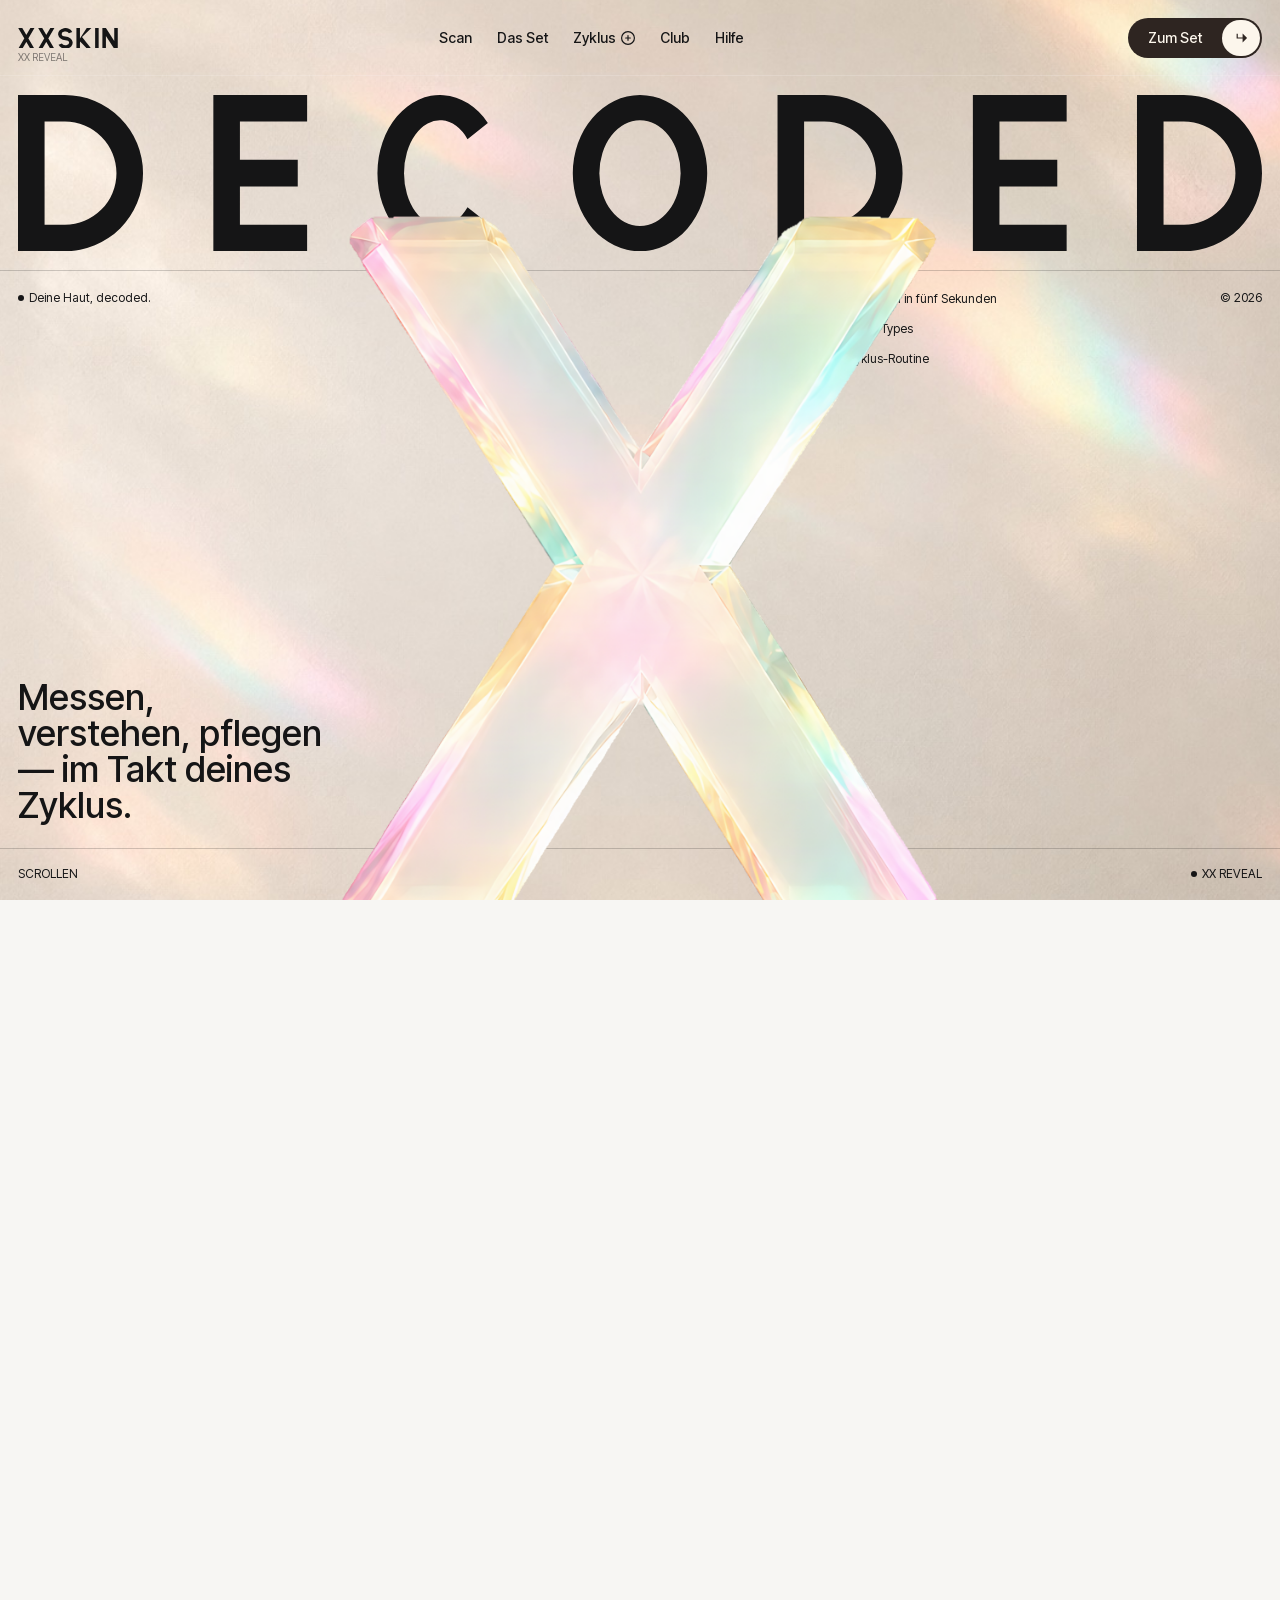
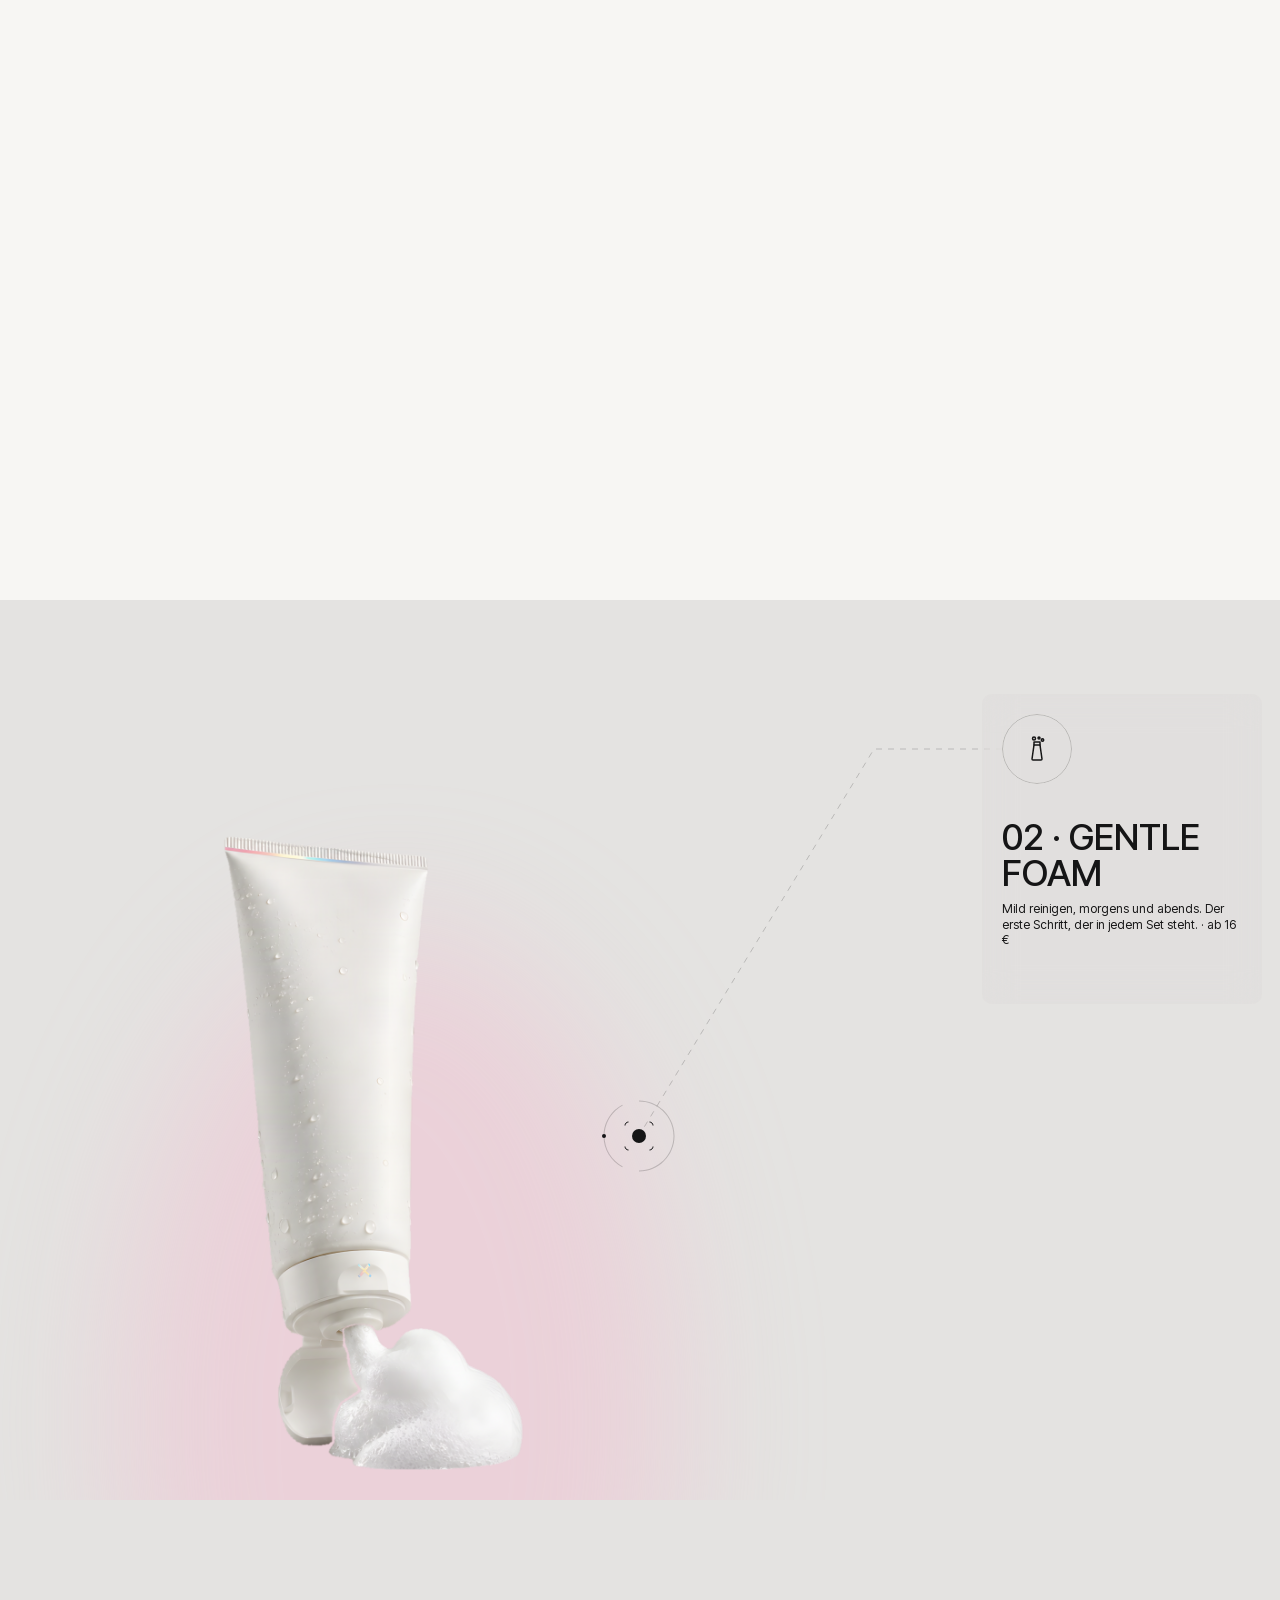
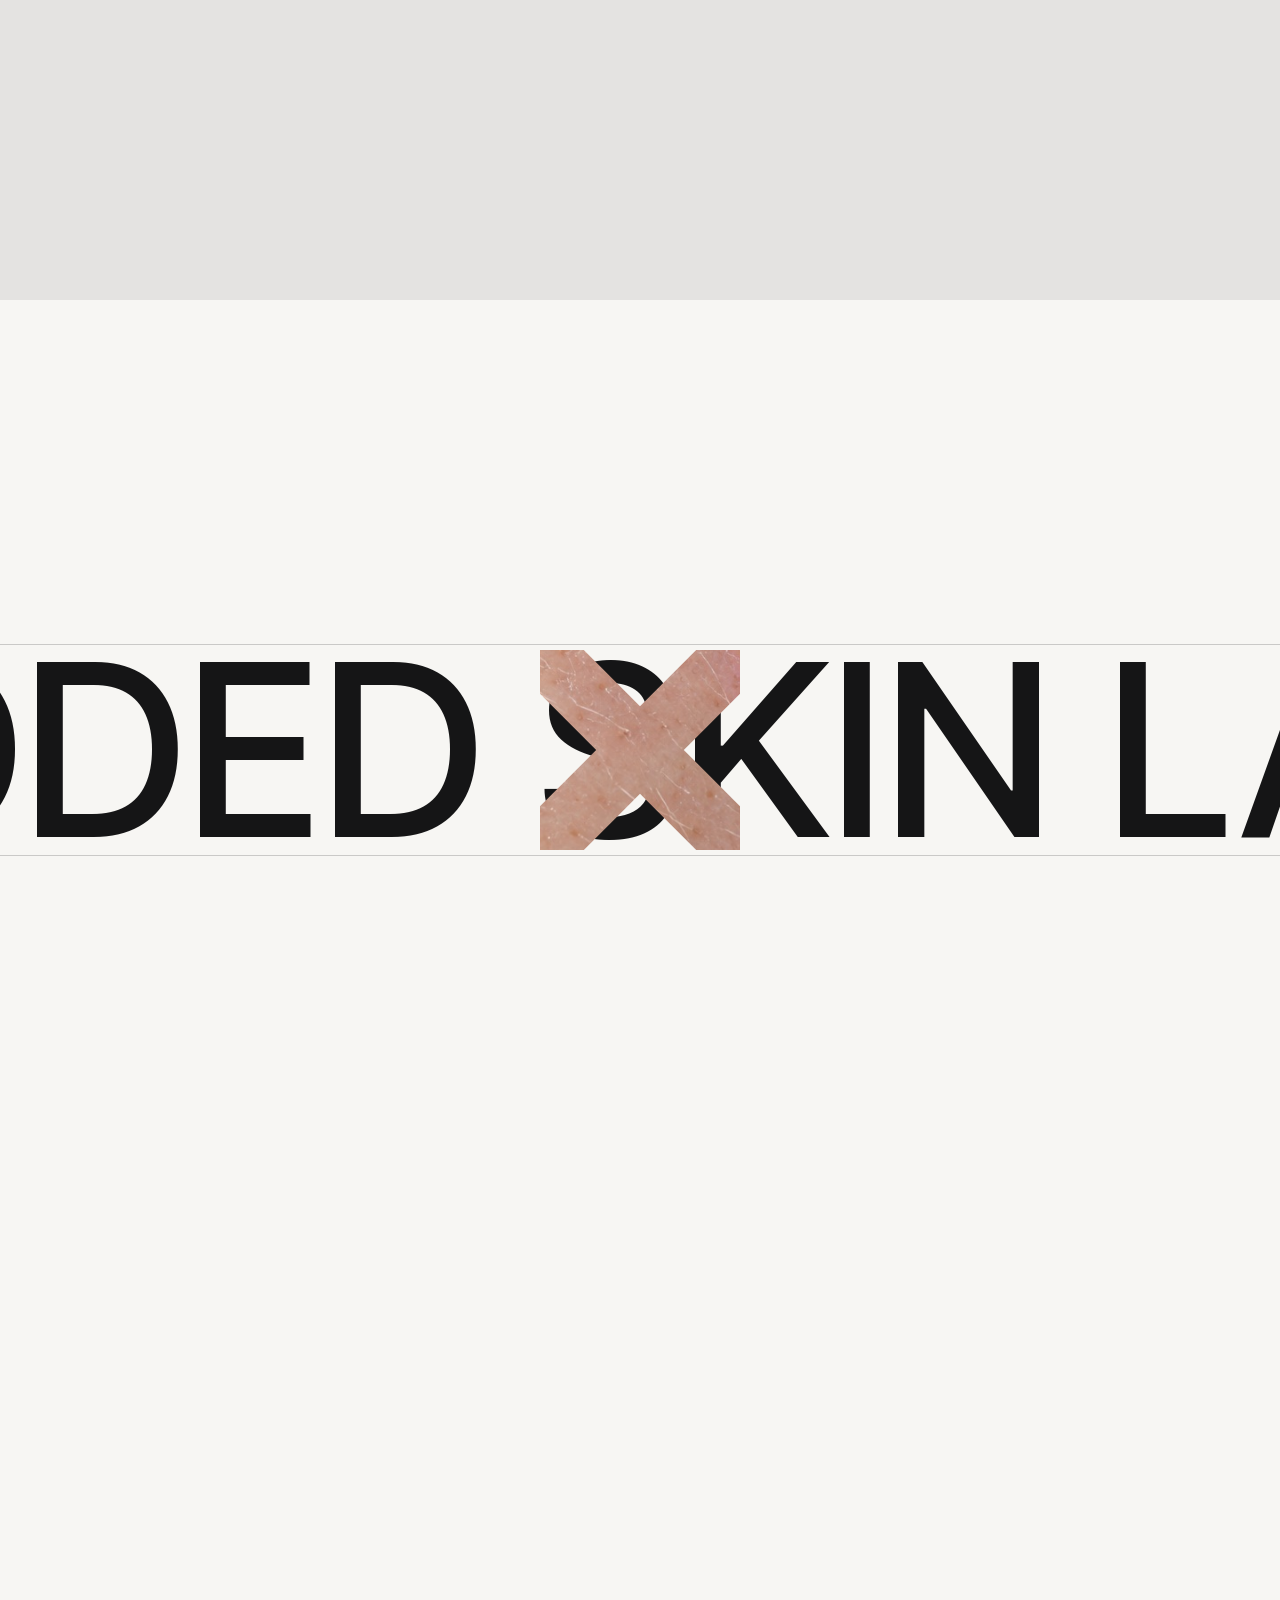
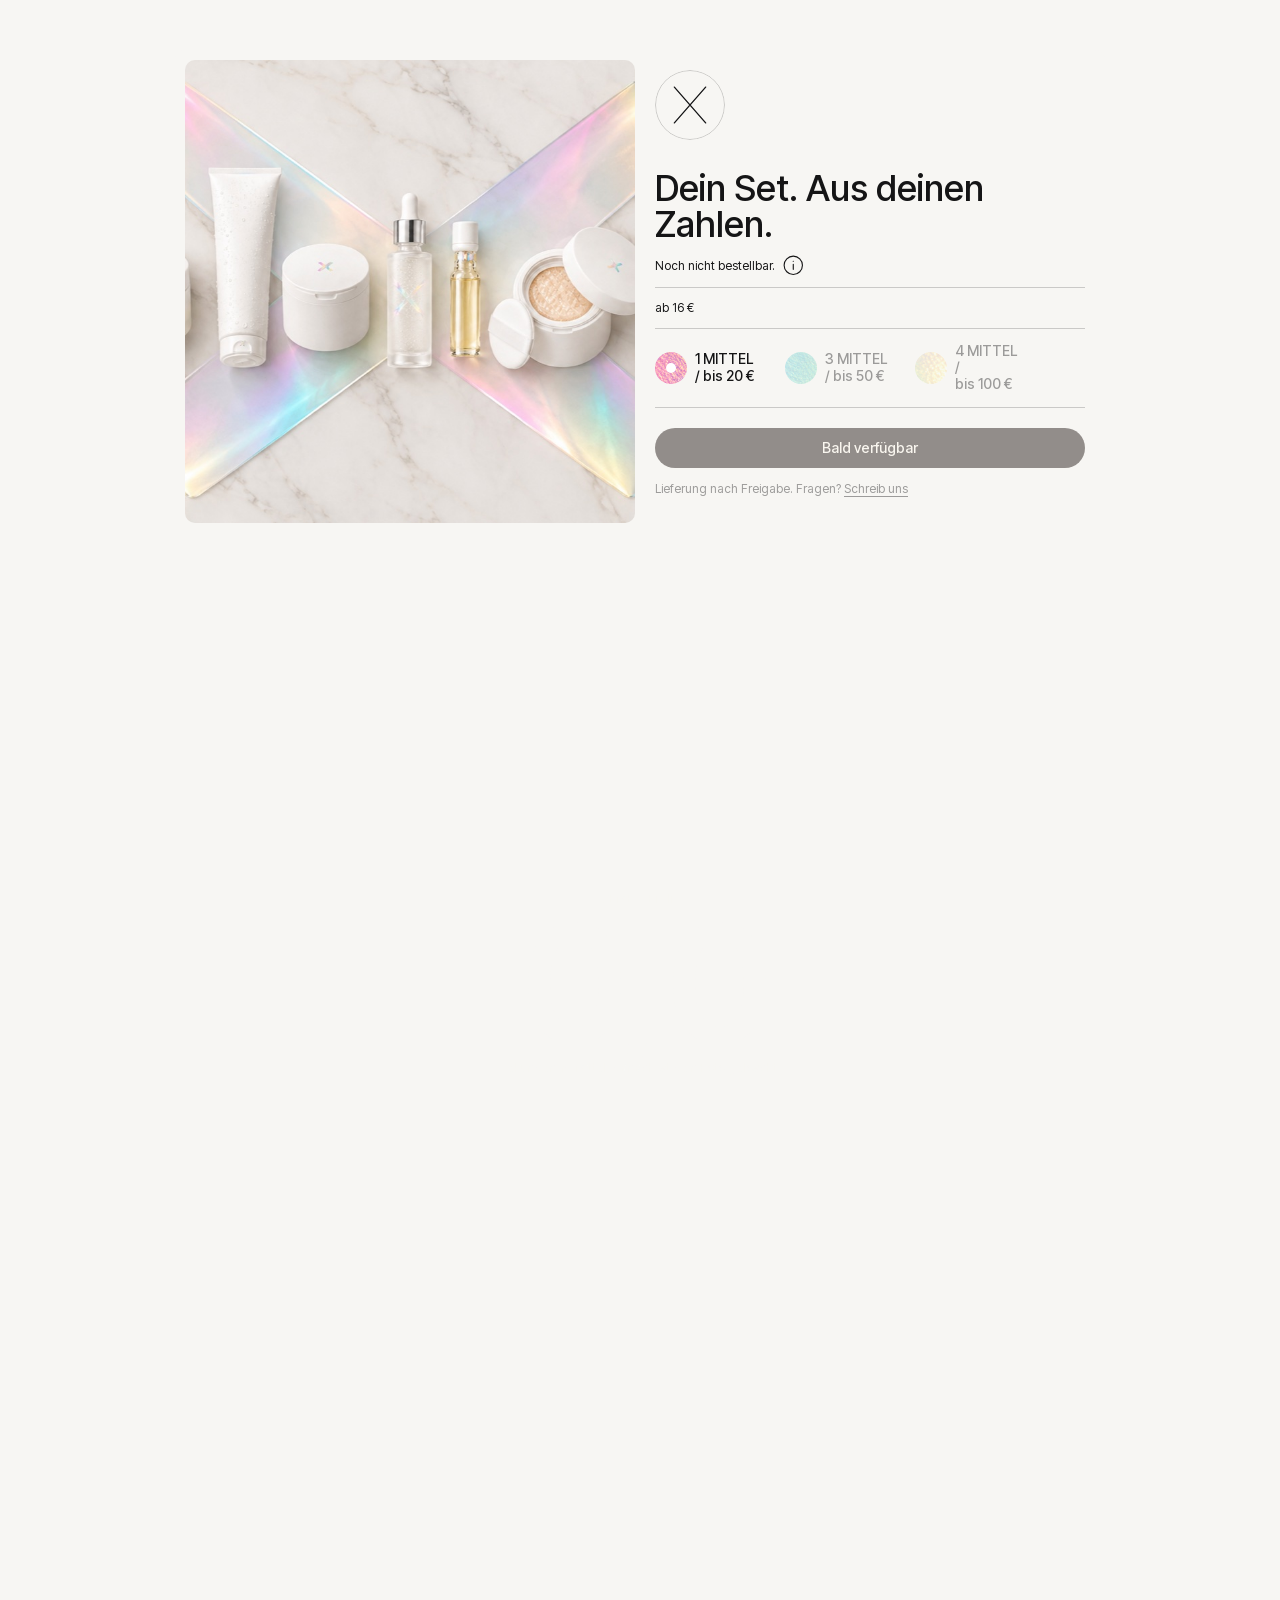
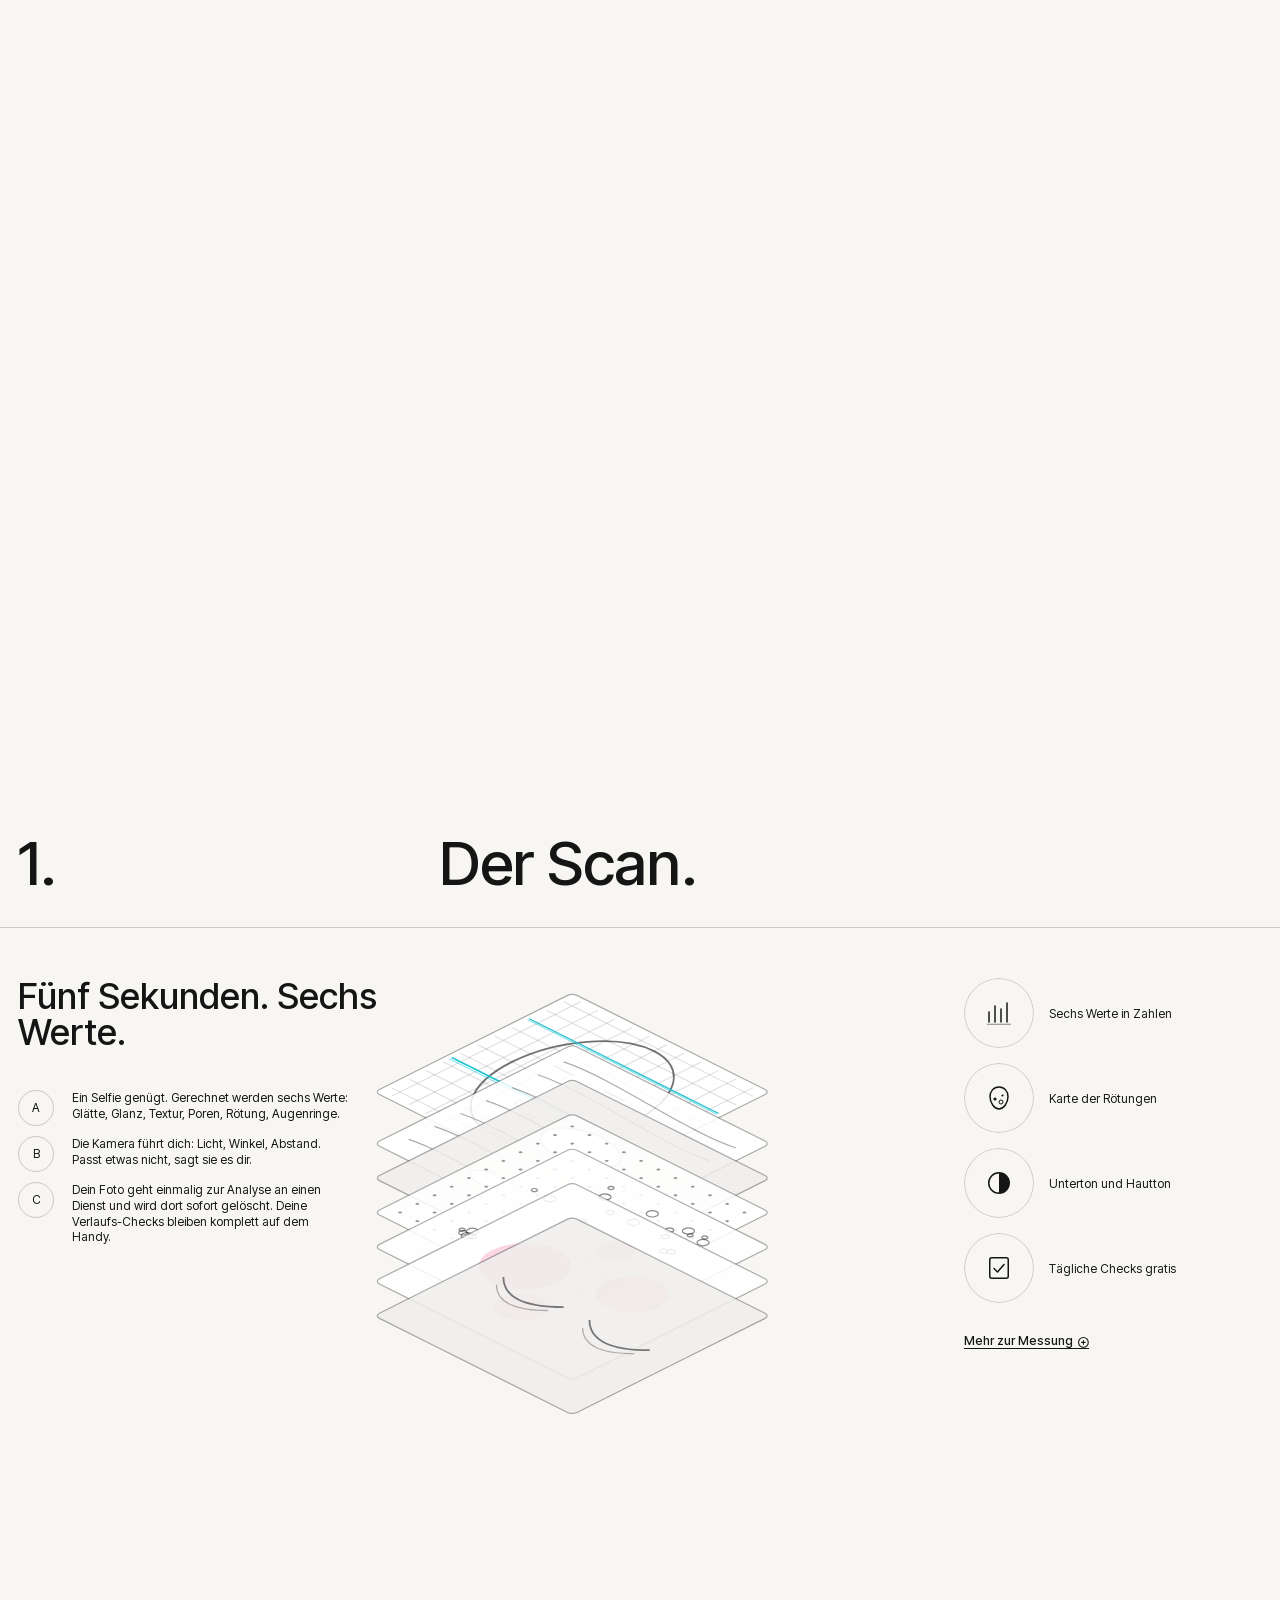
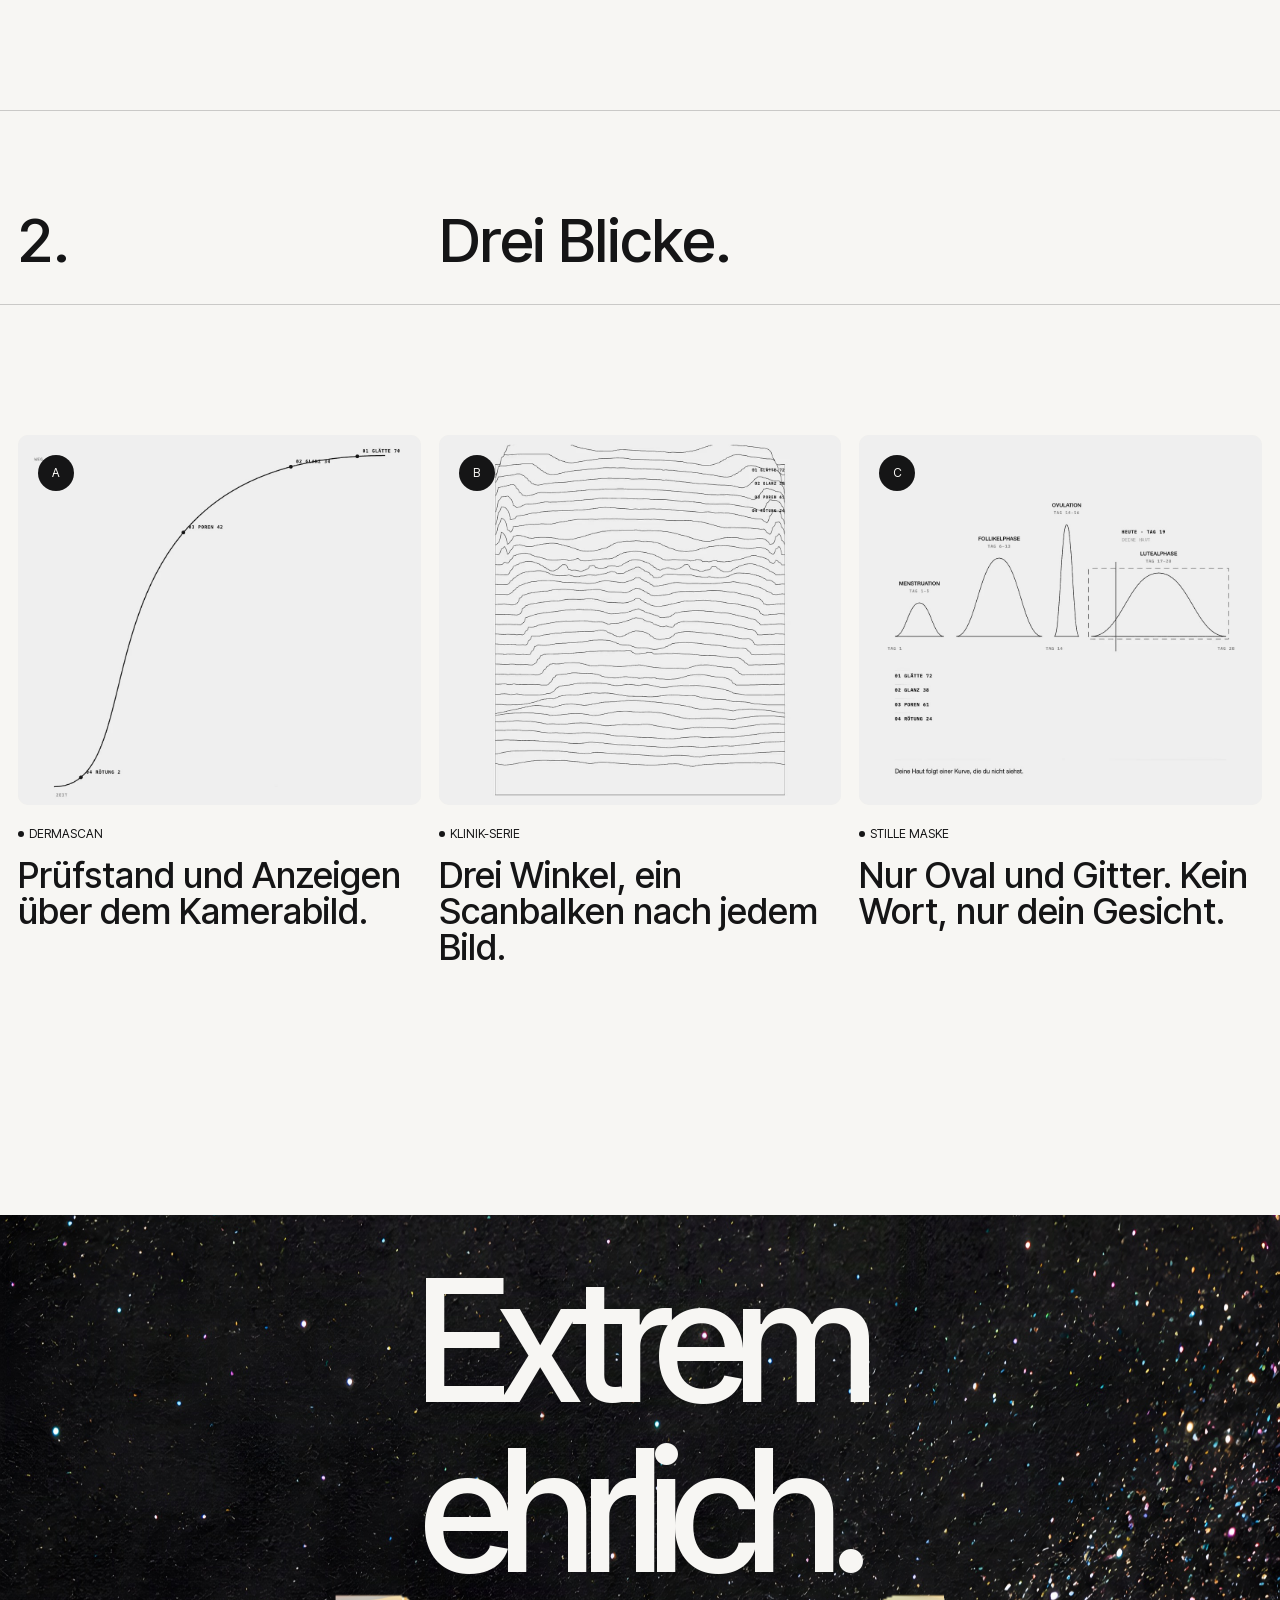
<file: index.html>
<!DOCTYPE html><html lang="de" class="inter_tight_a4d8efce-module__N8-E1a__variable azeret_mono_88cfa602-module__yHyJ5W__variable" data-top="true"><head><meta charSet="utf-8"/><meta name="viewport" content="width=device-width, initial-scale=1"/><link rel="preload" href="/_next/static/media/15168beb6bba4d45-s.p.0r0t6ea-0g6bz.woff2" as="font" crossorigin="" type="font/woff2"/><link rel="preload" href="/_next/static/media/ab57efd000576a30-s.p.3fofz6dws3mg0.woff2" as="font" crossorigin="" type="font/woff2"/><link rel="preload" as="image" href="/assets/img/xxskin/icons/01-scan.svg"/><link rel="preload" as="image" href="/assets/img/xxskin/icons/01-types.svg"/><link rel="preload" as="image" href="/assets/img/xxskin/icons/01-zyklus.svg"/><link rel="preload" as="image" href="/assets/img/xxskin/icons/02-rede.svg"/><link rel="preload" as="image" href="/assets/img/xxskin/icons/02-frage.svg"/><link rel="preload" as="image" href="/assets/img/xxskin/icons/02-zyklus.svg"/><link rel="preload" as="image" href="/assets/img/xxskin/icons/02-selfie.svg"/><link rel="preload" as="image" href="/assets/img/xxskin/03-lamp01.png"/><link rel="preload" as="image" href="/assets/img/xxskin/03-lamp02.png"/><link rel="preload" as="image" href="/assets/img/xxskin/03-lamp03.png"/><link rel="stylesheet" href="/_next/static/chunks/2af5g7j76bpv2.css" data-precedence="next"/><link rel="stylesheet" href="/_next/static/chunks/182tyvam3q7dv.css" data-precedence="next"/><link rel="preload" as="script" fetchPriority="low" href="/_next/static/chunks/310vm2bl3xxpt.js"/><script src="/_next/static/chunks/19mx3mg6lkumu.js" async=""></script><script src="/_next/static/chunks/1c-u70674bdq7.js" async=""></script><script src="/_next/static/chunks/344n2zhqbh4pn.js" async=""></script><script src="/_next/static/chunks/turbopack-3a5o431ozw5hz.js" async=""></script><script src="/_next/static/chunks/0xmhg33rl-lzt.js" async=""></script><script src="/_next/static/chunks/26hk7boubxj9j.js" async=""></script><script src="/_next/static/chunks/1-527ob0xjmex.js" async=""></script><link rel="preload" as="image" href="/assets/img/xxskin/03-lamp04.png"/><link rel="preload" as="image" href="/assets/img/xxskin/icons/03-foam.svg"/><link rel="preload" as="image" href="/assets/img/xxskin/icons/03-serum.svg"/><link rel="preload" as="image" href="/assets/img/xxskin/icons/03-ampulle.svg"/><link rel="preload" as="image" href="/assets/img/xxskin/icons/03-barrier.svg"/><link rel="preload" as="image" href="/assets/img/xxskin/icons/05-werte.svg"/><link rel="preload" as="image" href="/assets/img/xxskin/icons/05-roetung.svg"/><link rel="preload" as="image" href="/assets/img/xxskin/icons/05-hautton.svg"/><link rel="preload" as="image" href="/assets/img/xxskin/icons/05-checks.svg"/><link rel="preload" as="image" href="/assets/img/xxskin/icons/08-werte.svg"/><link rel="preload" as="image" href="/assets/img/xxskin/icons/08-type.svg"/><link rel="preload" as="image" href="/assets/img/xxskin/icons/08-routine.svg"/><link rel="preload" as="image" href="/assets/img/xxskin/icons/08-set.svg"/><link rel="preload" as="image" href="/assets/img/xxskin/icons/08-foto.svg"/><link rel="preload" as="image" href="/assets/img/xxskin/icons/08-zyklus.svg"/><link rel="preload" as="image" href="/assets/img/xxskin/icons/09-phase.svg"/><link rel="preload" as="image" href="/assets/img/xxskin/icons/09-werte.svg"/><link rel="preload" as="image" href="/assets/img/xxskin/icons/09-routine.svg"/><link rel="preload" as="image" href="/assets/img/xxskin/icons/09-stempel.svg"/><link rel="preload" as="image" href="/assets/img/xxskin/icons/12-softtouch.svg"/><link rel="preload" as="image" href="/assets/img/xxskin/icons/12-milchglas.svg"/><link rel="preload" as="image" href="/assets/img/xxskin/icons/12-holofolie.svg"/><meta name="next-size-adjust" content=""/><title>XXSKIN · Decoded Skin Lab</title><meta name="description" content="Deine Haut, entschlüsselt: Hauttyp-Test, Routine und nummerierte Seren von XXSKIN."/><link rel="icon" href="data:,"/><script src="/_next/static/chunks/0cz1d0mv5g_q7.js" noModule=""></script></head><body class="no-touchevents is-loaded"><div hidden=""><!--$--><!--/$--></div><div class="page-holder relative"><header class="fixed top-0 left-0 w-full text-cream 00-Header-module__1P3gja__root" data-header="" data-header-theme="light"><span class="h-1 w-full bg-current opacity-20 absolute left-0 bottom-0 origin-left scale-x-0" data-loading-line=""></span><div class="h-full w-full pointer-events-none flex items-center justify-center absolute left-0 top-0" data-loading-progress="">00%</div><div class="flex items-center justify-between laptop:grid laptop:grid-cols-12 laptop:gap-x-18 header-container py-15 laptop:py-18 container"><div class="laptop:col-span-4 relative z-2"><svg class="header-logo cursor-pointer" data-scroll-to="top" fill="none" height="21" viewBox="0 0 479 100" width="101" xmlns="http://www.w3.org/2000/svg" aria-label="XXSKIN"><path d="M0 0 L19.55 0 L78 100 L58.45 100Z M58.45 0 L78 0 L19.55 100 L0 100Z" fill="currentColor"></path><path d="M96 0 L115.55 0 L174 100 L154.45 100Z M154.45 0 L174 0 L115.55 100 L96 100Z" fill="currentColor"></path><path d="M227 58.5 A35 29.25 0 1 1 259.89 19.25 L243.91 25.06 A18 12.25 0 1 0 227 41.5Z M227 41.5 A35 29.25 0 1 1 194.11 80.75 L210.09 74.94 A18 12.25 0 1 0 227 58.5Z" fill="currentColor"></path><path d="M280 0 L297 0 L297 51 L329.6 0 L352 0 L307 43 L352 100 L331.6 100 L298 65 L297 73 L297 100 L280 100Z" fill="currentColor"></path><path d="M370 0 L387 0 L387 100 L370 100Z" fill="currentColor"></path><path d="M405 0 L422 0 L462 62 L462 0 L479 0 L479 100 L462 100 L422 38 L422 100 L405 100Z" fill="currentColor"></path></svg><span class="absolute left-0 top-full mt-4 text-xxs leading-none uppercase opacity-50 pointer-events-none">XX Reveal</span></div><button class="cursor-pointer w-30 h-30 laptop:hidden z-2 relative" data-menu-opener="" aria-label="Menü"><svg class="absolute left-0 top-0 w-full h-full" fill="none" height="30" viewBox="0 0 30 30" width="30"><circle cx="15.0015" cy="15.0009" r="14.5" stroke="currentColor"></circle><path d="M10 10L20 20" stroke="currentColor" stroke-linecap="round"></path><path d="M20 10L10 20" stroke="currentColor" stroke-linecap="round"></path></svg><svg fill="none" height="30" viewBox="0 0 30 30" width="30"><circle cx="15.0015" cy="15.0009" r="14.5" stroke="currentColor"></circle><path d="M7.00098 13.0012L23.001 13.0007" stroke="currentColor" stroke-linecap="round"></path><path d="M7.00195 17.0012L23.002 17.0007" stroke="currentColor" stroke-linecap="round"></path></svg></button><div class="laptop:flex-row laptop:items-center laptop:col-span-8 pt-60 laptop:p-0 flex flex-col text-cream" data-header-menu=""><div class="flex-grow px-12 py-40 laptop:p-0"><ul class="laptop:flex laptop:items-center laptop:gap-x-25 text-[3rem] laptop:text-sm leading-small font-medium"><li class="mb-5 laptop:mb-0" data-stagger=""><a class="inline-flex items-center" data-scroll-to="#air-purification" href="#air-purification"><span class="link">Scan</span></a></li><li class="mb-5 laptop:mb-0" data-stagger=""><a class="inline-flex items-center" data-scroll-to="#features" href="#features"><span class="link">Das Set</span></a></li><li class="mb-5 laptop:mb-0" data-stagger=""><div data-component="subnav"><div class="hidden laptop:inline-flex items-center" data-subnav-toggle=""><span class="link">Zyklus</span><span class="ml-5 w-[0.7em] h-[0.7em] laptop:w-[1em] laptop:h-[1em] relative"><svg class="w-full h-full subnav-icon" fill="none" height="12" viewBox="0 0 12 12" width="12"><path d="M6 4L6 8" stroke="currentColor" stroke-linecap="round"></path><path d="M8 6L4 6" stroke="currentColor" stroke-linecap="round"></path><circle cx="6" cy="6" r="5.5" stroke="currentColor"></circle></svg></span></div><ul class="subnav" data-subnav-menu=""><li class="subnav__item mb-5 laptop:mb-0"><a class="inline-flex items-center" data-scroll-to="#sun-inside" href="#sun-inside"><span class="link">Unter der Oberfläche</span></a></li><li class="subnav__item mb-5 laptop:mb-0"><a class="inline-flex items-center" data-scroll-to="#red-light-therapy" href="#red-light-therapy"><span class="link">Dein Rhythmus</span></a></li></ul></div></li><li class="mb-5 laptop:mb-0" data-stagger=""><a class="inline-flex items-center" data-scroll-to="#company" href="#company"><span class="link">Club</span></a></li><li class="mb-5 laptop:mb-0" data-stagger=""><a class="inline-flex items-center" data-scroll-to="#faq" href="#faq"><span class="link">Hilfe</span></a></li></ul></div><div class="mt-auto laptop:ml-auto laptop:pl-30 px-12 pb-20 laptop:p-0" data-stagger=""><button class="btn btn--secondary laptop:hidden!" data-offset="header" data-order-button="" data-scroll-to="#order1" type="button">Zum Set<div class="btn__icon"><svg class="svgi" data-icon="arrow-right" viewBox="0 0 10 9" fill="none" aria-hidden="true" role="group"><path d="m6 2 2.5 2.5L6 7V2Z" fill="currentColor"></path><path d="M1 1v3.5h7.5m0 0L6 2v5l2.5-2.5Z" stroke="currentColor"></path></svg></div></button><button class="btn btn--primary laptop:inline-block! hidden!" data-offset="header" data-order-button="" data-scroll-to="#order1" type="button">Zum Set<div class="btn__icon"><svg class="svgi" data-icon="arrow-right" viewBox="0 0 10 9" fill="none" aria-hidden="true" role="group"><path d="m6 2 2.5 2.5L6 7V2Z" fill="currentColor"></path><path d="M1 1v3.5h7.5m0 0L6 2v5l2.5-2.5Z" stroke="currentColor"></path></svg></div></button></div><div class="laptop:hidden mt-auto px-12 py-20 relative grid gap-y-10 pb-60 uppercase" data-stagger=""><span class="h-1 absolute top-0 w-full bg-current opacity-20"></span><div data-stagger=""><div class="opacity-40">© 2026. XXSKIN. Alle Rechte vorbehalten</div></div><div data-stagger=""><div class="opacity-40"><a class="link" href="/datenschutz">Datenschutz</a></div></div><div data-stagger=""><div class="opacity-40"><a class="link link--underline" href="/impressum">Impressum</a></div></div></div></div></div></header><div class="cursor"><div class="cursor__inner"></div></div><div class="flex flex-col min-h-screen"><main class="main flex flex-col flex-grow relative z-2 bg-cream text-gray-900"><section class="h-screen min-h-[60rem] relative z-2 intro-section text-gray-900 overflow-hidden 01-Intro-module__DsohZq__root" style="--bg:#E4E3E1" data-header-theme="dark"><span data-intro-shade="" class="w-full h-full bg-black opacity-0 absolute z-10 left-0 top-0 pointer-events-none"></span><div data-intro-parallax="" class="h-full"><div class="h-full" data-background-container=""><div class="absolute left-0 top-0 w-full h-full pointer-events-none" data-animation="ambient-move"><div class="absolute left-0 top-0 w-full h-full bg-gradient-intro-section"><div class="w-full h-full" data-ambient-move-box=""><picture class="w-full h-auto flex h-full opacity-0" data-preloader-image="" style="--aspect:1.7777777777777777"><img alt="" class="block w-full h-full object-cover mix-blend-soft-light scale-[1.1]" draggable="false" height="810" width="1440" src="/assets/img/xxskin/01-intro_second_image.jpg"/></picture></div></div></div></div><div class="absolute left-0 top-60 laptop:top-75 w-full"><div class="relative py-12 laptop:py-20 container"><span class="h-1 bg-current opacity-20 left-0 absolute bottom-0 w-full origin-left" style="transform:scaleX(0)" data-bottom-line=""></span><svg class="w-full h-auto" data-brand-name="" fill="none" height="100" viewBox="0 0 796 100" width="796" xmlns="http://www.w3.org/2000/svg" aria-label="DECODED"><path fill-rule="evenodd" d="M0 0 H30 A50 50 0 0 1 30 100 H0Z M17 17 V83 H30 A33 33 0 0 0 30 17Z" fill="currentColor"></path><path d="M125 0 L185 0 L185 17 L142 17 L142 41.5 L179 41.5 L179 58.5 L142 58.5 L142 83 L185 83 L185 100 L125 100Z" fill="currentColor"></path><path d="M300.64 82.14 A40 50 0 1 1 300.64 17.86 L287.62 28.24 A23 33.85 0 1 0 287.62 71.76Z" fill="currentColor"></path><path d="M355 50 A43 50 0 1 1 441 50 A43 50 0 1 1 355 50Z M372 50 A26 33.85 0 1 0 424 50 A26 33.85 0 1 0 372 50Z" fill="currentColor"></path><path fill-rule="evenodd" d="M486 0 H516 A50 50 0 0 1 516 100 H486Z M503 17 V83 H516 A33 33 0 0 0 516 17Z" fill="currentColor"></path><path d="M611 0 L671 0 L671 17 L628 17 L628 41.5 L665 41.5 L665 58.5 L628 58.5 L628 83 L671 83 L671 100 L611 100Z" fill="currentColor"></path><path fill-rule="evenodd" d="M716 0 H746 A50 50 0 0 1 746 100 H716Z M733 17 V83 H746 A33 33 0 0 0 746 17Z" fill="currentColor"></path></svg></div><div class="flex relative items-center justify-between py-12 laptop:py-20 container leading-none"><span class="opacity-0" data-animation="moveUp" data-delay="0"><span class="inline-flex items-center"><span class="w-6 h-6 rounded-full bg-current mr-5"></span><span>Deine Haut, decoded.</span></span></span><span class="opacity-0" data-animation="moveUp" data-delay="0">© 2026</span><div class="grid gap-y-5 md:gap-y-10 absolute left-0 top-full md:left-[64%] px-12 md:w-[36%] md:px-0 w-full py-12 laptop:py-18 md:top-0" data-animation="moveUp" data-delay="0"><span class="h-1 bg-current opacity-20 left-0 absolute top-0 w-full md:hidden scale-x-0"></span><div class="flex items-center gap-x-8 opacity-0" data-animation="moveUp" data-delay="0"><div class="custom-icon custom-icon--small"><img alt="icon" class="w-full h-full object-contain" src="/assets/img/xxskin/icons/01-scan.svg"/></div><span>Hautscan in fünf Sekunden</span></div><div class="flex items-center gap-x-8 opacity-0" data-animation="moveUp" data-delay="0.1"><div class="custom-icon custom-icon--small"><img alt="icon" class="w-full h-full object-contain" src="/assets/img/xxskin/icons/01-types.svg"/></div><span>Zwölf Types</span></div><div class="flex items-center gap-x-8 opacity-0" data-animation="moveUp" data-delay="0.2"><div class="custom-icon custom-icon--small"><img alt="icon" class="w-full h-full object-contain" src="/assets/img/xxskin/icons/01-zyklus.svg"/></div><span>Zyklus-Routine</span></div></div></div></div><div class="w-120 md:w-220 h-auto absolute left-1/2 top-1/2 -translate-x-1/2 -translate-y-1/2" data-preloader-logo=""><svg class="w-full h-auto" fill="none" height="100" viewBox="0 0 479 100" width="479" xmlns="http://www.w3.org/2000/svg" aria-label="XXSKIN"><path d="M0 0 L19.55 0 L78 100 L58.45 100Z M58.45 0 L78 0 L19.55 100 L0 100Z" fill="currentColor"></path><path d="M96 0 L115.55 0 L174 100 L154.45 100Z M154.45 0 L174 0 L115.55 100 L96 100Z" fill="currentColor"></path><path d="M227 58.5 A35 29.25 0 1 1 259.89 19.25 L243.91 25.06 A18 12.25 0 1 0 227 41.5Z M227 41.5 A35 29.25 0 1 1 194.11 80.75 L210.09 74.94 A18 12.25 0 1 0 227 58.5Z" fill="currentColor"></path><path d="M280 0 L297 0 L297 51 L329.6 0 L352 0 L307 43 L352 100 L331.6 100 L298 65 L297 73 L297 100 L280 100Z" fill="currentColor"></path><path d="M370 0 L387 0 L387 100 L370 100Z" fill="currentColor"></path><path d="M405 0 L422 0 L462 62 L462 0 L479 0 L479 100 L462 100 L422 38 L422 100 L405 100Z" fill="currentColor"></path></svg></div><div class="absolute left-0 bottom-0 lg:-bottom-50 laptop:-bottom-0 w-full h-full opacity-0 pointer-events-none flex items-end justify-center land:bottom-auto land:top-60 land:items-start laptop:items-start lg:z-4 px-5 overflow-hidden" data-lamp-image=""><div class="relative h-full w-full max-w-full" data-intro-lamp=""><picture class="w-full h-auto flex w-full h-full max-w-full max-h-full object-contain" style="--aspect:0.7996702390766695"><img alt="XXSKIN Holo-X, Licht aus" class="block w-full h-full max-w-full max-h-full object-contain" draggable="false" height="2426" width="1940" src="/assets/img/xxskin/01-intro_lamp_off.png"/></picture><picture class="w-full h-auto flex w-full absolute left-0 right-0 top-0 opacity-0 h-full object-contain z-2 max-w-full max-h-full" data-lamp-on="" style="--aspect:0.7996702390766695"><img alt="XXSKIN Holo-X, Licht an" class="block w-full h-full object-contain max-w-full max-h-full" draggable="false" height="2426" width="1940" src="/assets/img/xxskin/01-intro_lamp_on.png"/></picture></div></div><div class="absolute bottom-0 w-full opacity-0 z-3" data-intro-bottom=""><h4 class="px-12 laptop:px-18 mb-12 md:mb-25 max-w-[22rem] md:max-w-[34rem]" data-intro-split="">Messen, verstehen, pflegen — im Takt deines Zyklus.</h4><div class="container relative flex items-center justify-between uppercase py-12 laptop:py-18 text-xxs md:text-xs"><span class="h-1 bg-current opacity-20 left-0 absolute top-0 w-full"></span><span class="01-Intro-module__DsohZq__scrollDown"><span class="01-Intro-module__DsohZq__scrollDownText">Scrollen</span></span><span class="inline-flex items-center"><span class="w-6 h-6 rounded-full bg-current mr-5"></span><span>XX REVEAL</span></span></div></div><span class="absolute left-0 bottom-0 w-full h-1/3 laptop:hidden intro-section-gradient"></span></div></section><section class="min-h-screen relative grid text-gray-900" data-header-theme="dark" data-animation="chained-content" style="--h:5"><span class="w-full h-full bg-black opacity-0 absolute z-10 left-0 top-0 pointer-events-none" data-animation="fade" data-ease="none" data-end="+=100%" data-from="0" data-repeat="" data-scrub="" data-start="bottom bottom" data-to="0.35"></span><div class="sticky top-0 w-full h-screen col-start-1 row-start-1 row-end-1 col-span-1 -my-[100vh] -my-[100svh]!"><picture class="w-full h-auto flex object-contain sticky left-0 top-0 hidden md:block" data-background="desktop" style="--aspect:1.0850903614457832"><img alt="Decoded Skin Lab: weiße Galerie mit hängendem Holo-X" class="block w-full min-h-screen" draggable="false" height="2656" width="2882" src="/assets/img/xxskin/02-image03.jpg"/></picture><picture class="w-full h-auto flex object-contain sticky left-0 top-0 md:hidden" data-background="mobile" style="--aspect:0.47058823529411764"><img alt="Decoded Skin Lab, hochkant" class="block w-full min-h-screen" draggable="false" height="1360" width="640" src="/assets/img/xxskin/02-image04.jpg"/></picture></div><div class="w-full h-screen sticky top-0 grid p-12 laptop:p-18 col-start-1 col-span-1 row-start-1 row-end-1 laptop:pt-[9.4rem] -my-[100vh] -my-[100svh]!"><div class="w-full h-full relative pt-50 pb-150 md:py-100 col-start-1 col-span-1 row-start-1 row-end-1 flex items-center" data-content-item=""><h2 class="mb-0 text-center h3 tracking-normal max-w-[42rem] lg:max-w-[56rem] laptop:max-w-[68rem] mx-auto w-full px-30 md:px-0" data-content-title="">Deine Haut redet jeden Tag mit dir, mal leiser, mal ziemlich laut</h2></div><div class="w-full h-full relative pt-50 pb-150 md:py-100 col-start-1 col-span-1 row-start-1 row-end-1 flex items-center" data-content-item=""><h2 class="mb-0 text-center h3 tracking-normal max-w-[42rem] lg:max-w-[56rem] laptop:max-w-[68rem] mx-auto w-full px-30 md:px-0" data-content-title="">Nur übersetzt es dir niemand, also wird geraten, gekauft und gehofft</h2></div><div class="w-full h-full relative pt-50 pb-150 md:py-100 col-start-1 col-span-1 row-start-1 row-end-1 flex items-center" data-content-item=""><h2 class="mb-0 text-center h3 tracking-normal max-w-[42rem] lg:max-w-[56rem] laptop:max-w-[68rem] mx-auto w-full px-30 md:px-0" data-content-title="">Sie ändert sich mit deinem Zyklus, Tag für Tag, nicht zufällig</h2></div><div class="w-full h-full relative pt-50 pb-150 md:py-100 col-start-1 col-span-1 row-start-1 row-end-1 flex items-center" data-content-item=""><h2 class="mb-0 text-center h3 tracking-normal max-w-[42rem] lg:max-w-[56rem] laptop:max-w-[68rem] mx-auto w-full px-30 md:px-0" data-content-title="">Mit XXSKIN liest du mit: sechs Werte, ein Selfie, jeden Tag neu</h2></div><div class="p-12 laptop:p-18 absolute left-0 bottom-0 w-full md:bottom-auto md:top-[7.6rem] md:left-auto md:w-auto md:right-0"><div class="grid relative w-full bottom-0 right-0 bg-cream/40 backdrop-blur-lg rounded overflow-hidden md:max-w-[23rem] laptop:max-w-[28rem] 2xl:max-w-[33.5rem]" data-content-description-parent=""><div class="w-full p-20" data-content-description=""><div class="mb-20 md:mb-35"><div class="custom-icon custom-icon--large"><img alt="icon" class="w-full h-full object-contain" src="/assets/img/xxskin/icons/02-rede.svg"/></div></div><div class="max-w-[21rem] md:max-w-[30rem] md:pr-0 reset-last"><p>Glanz, Rötung, Poren, Textur, Glätte, Augenringe: Das sind sechs Werte, die man messen kann, statt sie zu schätzen.</p></div></div><div class="w-full p-20" data-content-description=""><div class="mb-20 md:mb-35"><div class="custom-icon custom-icon--large"><img alt="icon" class="w-full h-full object-contain" src="/assets/img/xxskin/icons/02-frage.svg"/></div></div><div class="max-w-[21rem] md:max-w-[30rem] md:pr-0 reset-last"><p>Die meisten Routinen entstehen im Drogeriegang. Deine entsteht aus deinen eigenen Zahlen.</p></div></div><div class="w-full p-20" data-content-description=""><div class="mb-20 md:mb-35"><div class="custom-icon custom-icon--large"><img alt="icon" class="w-full h-full object-contain" src="/assets/img/xxskin/icons/02-zyklus.svg"/></div></div><div class="max-w-[21rem] md:max-w-[30rem] md:pr-0 reset-last"><p>Viele merken, dass ihre Haut über den Monat schwankt. XXSKIN legt Messung und Zyklustag übereinander.</p></div></div><div class="w-full p-20" data-content-description=""><div class="mb-20 md:mb-35"><div class="custom-icon custom-icon--large"><img alt="icon" class="w-full h-full object-contain" src="/assets/img/xxskin/icons/02-selfie.svg"/></div></div><div class="max-w-[21rem] md:max-w-[30rem] md:pr-0 reset-last"><p>Ein Selfie, ein Befund, eine Routine, die jeden Schritt begründet.</p></div></div></div></div></div></section><section class="relative text-gray-900 bg-gray 03-FeaturesChainedLamp-module__wrbS9G__root" id="features" data-header-theme="dark"><div class="bg-gray" data-animation="parallax" data-end="bottom top" data-speed="1.5" data-start="bottom bottom" data-start-at="0" data-starting-from="1280"><span class="w-full h-full bg-black opacity-0 absolute z-10 left-0 top-0 pointer-events-none" data-animation="fade" data-ease="none" data-end="+=100%" data-from="0" data-repeat="" data-scrub="" data-start="bottom bottom" data-to="0.35"></span><div class="min-h-screen relative grid" data-animation="chained-lamp" style="--h:5"><div class="flex flex-col h-screen sticky top-0 w-full laptop:p-18 overflow-hidden bg-gray col-start-1 col-span-1 row-start-1 row-end-1" data-content-item="" style="z-index:4"><div class="flex-grow flex flex-col h-0"><div class="absolute left-0 bottom-0 w-auto h-full relative basis-[100%] h-0 width-full pt-30 md:w-auto md:pt-0 md:h-auto md:flex md:items-end md:max-w-[75%] md:-left-[10%] laptop:left-0 md:absolute lg:max-w-[55rem]" data-image-container=""><span class="lamp-gradient absolute"></span><img alt="02 GENTLE FOAM" class="h-full w-auto relative object-contain px-10 md:px-0 w-full md:w-auto object-bottom md:object-right-bottom md:min-h-0 relative laptop:left-[18%]" data-image="" src="/assets/img/xxskin/03-lamp01.png"/></div></div></div><div class="flex flex-col h-screen sticky top-0 w-full laptop:p-18 overflow-hidden bg-gray col-start-1 col-span-1 row-start-1 row-end-1" data-content-item="" style="z-index:3"><div class="flex-grow flex flex-col h-0"><div class="absolute left-0 bottom-0 w-auto h-full relative basis-[100%] h-0 width-full md:-left-[20%] lg:left-0 md:absolute md:w-auto laptop:max-w-full md:pt-0 md:h-full" data-image-container=""><span class="lamp-gradient absolute"></span><img alt="04 HYALURONIC SERUM" class="h-full w-auto relative h-full object-cover md:object-contain object-bottom md:object-right" data-image="" src="/assets/img/xxskin/03-lamp02.png"/></div></div></div><div class="flex flex-col h-screen sticky top-0 w-full laptop:p-18 overflow-hidden bg-gray col-start-1 col-span-1 row-start-1 row-end-1" data-content-item="" style="z-index:2"><div class="flex-grow flex flex-col h-0"><div class="absolute left-0 bottom-0 w-auto h-full absolute left-0 top-0 w-full h-full laptop:max-w-[83.7rem] md:-left-[20%] lg:left-0" data-image-container=""><span class="lamp-gradient absolute"></span><img alt="05 NIACINAMIDE AMPOULE" class="h-full w-auto relative h-full max-w-none left-1/2 -translate-x-1/2 object-cover object-right-bottom md:object-right laptop:left-[29.7%] laptop:transform-none" data-image="" src="/assets/img/xxskin/03-lamp03.png"/></div></div></div><div class="flex flex-col h-screen sticky top-0 w-full laptop:p-18 overflow-hidden bg-gray col-start-1 col-span-1 row-start-1 row-end-1" data-content-item="" style="z-index:1"><div class="flex-grow flex flex-col h-0"><div class="absolute left-0 bottom-0 w-auto h-full -mt-12 md:mt-0 relative basis-[100%] h-0 width-full md:absolute md:w-auto md:pt-0 md:h-full md:max-w-full laptop:max-w-[66.8rem]" data-image-container=""><span class="lamp-gradient absolute"></span><img alt="06 BARRIER CREAM" class="h-full w-auto relative laptop:left-[20.2%] md:bottom-[6.3%] object-contain object-top" data-image="" src="/assets/img/xxskin/03-lamp04.png"/></div></div></div><div class="col-start-1 col-span-1 row-start-1 row-end-1 h-screen flex items-end md:items-start w-full top-0 sticky z-10 md:justify-end"><div class="absolute z-2 opacity-0 laptop:opacity-100" data-circle-icon=""><svg class="w-50 h-50 laptop:w-[7.3rem] laptop:h-[7.2rem] rotated-icon" fill="none" height="72" viewBox="0 0 73 72" width="73" xmlns="http://www.w3.org/2000/svg"><path class="opacity-20" d="M71.5 36C71.5 16.9462 56.0538 1.5 37 1.5V0.5C56.6061 0.5 72.5 16.3939 72.5 36C72.5 55.6061 56.6061 71.5 37 71.5V70.5C56.0538 70.5 71.5 55.0538 71.5 36Z" fill="currentColor"></path><path class="opacity-20" d="M20.7361 5.56636C9.88155 11.3794 2.5 22.8281 2.5 36C2.5 49.172 9.88155 60.6207 20.7361 66.4337L20.2639 67.3152C9.09741 61.3351 1.5 49.5552 1.5 36C1.5 22.4449 9.09741 10.665 20.2639 4.68481L20.7361 5.56636Z" fill="currentColor"></path><path class="half-circle-right" d="M37 71C56.33 71 72 55.33 72 36C72 16.67 56.33 1 37 1" stroke="currentColor"></path><path class="half-circle-left" d="M20.5 5.12561C9.48948 11.0222 2 22.6365 2 36C2 49.3636 9.48948 60.9779 20.5 66.8745" stroke="currentColor"></path><path class="inner-square" d="M47.5 22V22C49.433 22 51 23.567 51 25.5V25.5M26.5 22V22C24.567 22 23 23.567 23 25.5V25.5M47.5 50V50C49.433 50 51 48.433 51 46.5V46.5M26.5 50V50C24.567 50 23 48.433 23 46.5V46.5" stroke="currentColor"></path><circle cx="37" cy="36" fill="currentColor" r="7"></circle><circle cx="2" cy="36" fill="currentColor" r="2"></circle></svg></div><svg class="absolute path-connection -z-1 pointer-events-none" data-connection-path="" fill="none" height="247" viewBox="0 0 449 247" width="449" xmlns="http://www.w3.org/2000/svg"><path d="M1 1L309 246L449 246" stroke="currentColor" stroke-dasharray="6 6" stroke-opacity="0.2"></path></svg><div class="p-12 laptop:p-18 relative left-0 bottom-0 w-full md:bottom-auto md:top-[7.6rem] md:left-auto md:w-auto md:right-0"><div class="grid relative w-full bottom-0 right-0 bg-bronze/10 backdrop-blur-lg rounded overflow-hidden md:max-w-[23rem] laptop:max-w-[28rem] 2xl:max-w-[33.5rem]" data-content-description-parent=""><div class="w-full p-20" data-content-description=""><div class="mb-20 md:mb-35"><div class="custom-icon custom-icon--large"><img alt="icon" class="w-full h-full object-contain" src="/assets/img/xxskin/icons/03-foam.svg"/></div></div><h3 class="h4 mb-10">02 · GENTLE FOAM</h3><div class="max-w-[21rem] md:max-w-[30rem] md:pr-0 reset-last"><p>Mild reinigen, morgens und abends. Der erste Schritt, der in jedem Set steht. · ab 16 €</p></div></div><div class="w-full p-20" data-content-description=""><div class="mb-20 md:mb-35"><div class="custom-icon custom-icon--large"><img alt="icon" class="w-full h-full object-contain" src="/assets/img/xxskin/icons/03-serum.svg"/></div></div><h3 class="h4 mb-10">04 · HYALURONIC SERUM</h3><div class="max-w-[21rem] md:max-w-[30rem] md:pr-0 reset-last"><p>Feuchtigkeit für Haut, die schnell Durst hat. Das X im Glas zeigt sich erst, wenn Licht hindurchfällt. · ab 29 €</p></div></div><div class="w-full p-20" data-content-description=""><div class="mb-20 md:mb-35"><div class="custom-icon custom-icon--large"><img alt="icon" class="w-full h-full object-contain" src="/assets/img/xxskin/icons/03-ampulle.svg"/></div></div><h3 class="h4 mb-10">05 · NIACINAMIDE AMPOULE</h3><div class="max-w-[21rem] md:max-w-[30rem] md:pr-0 reset-last"><p>Ein Tropfen am Morgen, für einen ausgeglicheneren Teint. Klein, konzentriert, mit Holo-Band am Hals. · ab 19 €</p></div></div><div class="w-full p-20" data-content-description=""><div class="mb-20 md:mb-35"><div class="custom-icon custom-icon--large"><img alt="icon" class="w-full h-full object-contain" src="/assets/img/xxskin/icons/03-barrier.svg"/></div></div><h3 class="h4 mb-10">06 · BARRIER CREAM</h3><div class="max-w-[21rem] md:max-w-[30rem] md:pr-0 reset-last"><p>Reichhaltige Pflege mit Cushion-Puff für den Abend. Das X sitzt als Punze neben dem Namen. · ab 22 €</p></div></div></div></div></div></div></div></section><section class="relative grid -mb-[100vh] -mb-[100svh]! z-1 04-StarMaskHealth-module__D7jX-q__root" data-animation="star-mask"><div class="h-screen row-start-1 row-end-1 col-start-1 col-end-1 sticky top-0 flex items-center overflow-hidden bg-cream text-gray-900"><div class="py-10 relative"><div class="overflow-hidden whitespace-nowrap w-full uppercase font-medium text-[5rem] leading-none md:text-[14rem] laptop:text-[24rem] gap-x-[0.5em] flex laptop:leading-[0.8]" data-animation="marquee" data-end="+=200%" data-start="top bottom"><div class="flex" data-marquee="0">Decoded Skin Lab</div><div class="flex" data-marquee="1">Decoded Skin Lab</div></div><span class="h-1 absolute left-0 top-0 w-full bg-current opacity-20"></span><span class="h-1 absolute left-0 bottom-0 w-full bg-current opacity-20"></span></div></div><div class="sticky top-0 w-full h-screen col-start-1 row-start-1 row-end-1 col-span-1" data-mask-block=""><picture class="w-full h-auto flex object-contain sticky left-0 top-0 md:hidden" data-background="mobile" style="--aspect:0.32637474541751527"><img alt="" class="block w-full min-h-screen opacity-0" data-component="lazyload" src="/assets/img/xxskin/04-image06.jpg" draggable="false" height="1964" width="641"/></picture><picture class="w-full h-auto flex object-contain sticky left-0 top-0 hidden md:block" data-background="desktop" style="--aspect:1.3333333333333333"><img alt="" class="block w-full min-h-screen opacity-0" data-component="lazyload" src="/assets/img/xxskin/04-image05.jpg" draggable="false" height="1080" width="1440"/></picture></div><div class="pt-[100vh] laptop:pt-[150vh] relative row-start-1 row-end-1 col-start-1 col-end-1 z-3"><div class="flex justify-center relative z-2 container"><div class="bg-cream text-gray-900 rounded p-12 md:p-10 w-full relative grid gap-10 md:grid-cols-2 max-w-[93rem] OrderCard-module__w5ZZrG__root " data-component="order-form" id="order1"><div class="rounded overflow-hidden md:w-auto md:h-full"><picture class="w-full h-auto flex h-full" style="--aspect:0.9709724238026125"><img alt="" class="block w-full object-cover opacity-0" data-component="lazyload" src="/assets/img/xxskin/04-image01.jpg" draggable="false" height="689" width="669"/></picture></div><div class="relative" data-component="purchase-form"><div class="py-10 md:p-10" data-layout="purchase"><div class="mb-10 md:mb-30"><div class="custom-icon relative custom-icon--large p-10! laptop:p-14!" style="--progress:0"><svg class="absolute left-0 top-0 w-full h-full lamp-progress-filler" fill="none" height="70" viewBox="0 0 70 70" width="70"><circle cx="35" cy="35" r="35" stroke="#151516"></circle></svg><svg class="relative" fill="none" height="47" viewBox="0 0 43 47" width="43"><path d="M4 3.5 39 43.5M39 3.5 4 43.5" stroke="currentColor" stroke-width="1.5" stroke-linecap="round"></path></svg></div></div><h4 class="mb-15">Dein Set. Aus deinen Zahlen.</h4><p class="reset-last flex items-center mb-12">Noch nicht bestellbar.<span class="ml-5 -mt-2 laptop:ml-8 w-12 h-12 laptop:w-20 laptop:h-20 inline-block cursor-pointer" data-cursor="Lieferung nach Freigabe"><svg class="svgi w-full h-full object-cover pointer-events-none" data-icon="info" viewBox="0 0 18 18" fill="none" aria-hidden="true" role="group"><path d="M9.25 8.333v4.584m0 4.583a8.25 8.25 0 1 1 0-16.5 8.25 8.25 0 0 1 0 16.5Zm.046-11.917v.092h-.092v-.092h.092Z" stroke="currentColor" stroke-linecap="round" stroke-linejoin="round"></path></svg></span></p><div class="border-t border-b border-gray-900/20 py-12 flex items-center gap-x-20"><div class="flex items-center">ab 16 €</div></div><div class="grid gap-y-10 laptop:block"><div class="pt-20 laptop:pt-0 laptop:mb-20 relative" data-component="color-picker"><div class="laptop:hidden h-40 rounded-full bg-gray-900/[0.06] py-10 px-20 flex items-center justify-between relative border border-transparent cursor-pointer" data-opener=""><div class="font-medium" data-text=""><div class="flex items-center absolute left-0 top-0 h-full w-full p-6"><span class="w-[2.8rem] h-[2.8rem] laptop:w-[3.2rem] laptop:h-[3.2rem] mr-8 rounded-full flex-shrink-0 overflow-hidden"><picture class="w-full h-auto flex" style="--aspect:1"><img alt="" class="block w-full w-full h-full object-cover opacity-0" data-component="lazyload" src="/assets/img/xxskin/04-color01.jpg" draggable="false" height="128" width="128"/></picture></span><span class="font-medium text-xs laptop:text-sm laptop:max-w-60 leading-small">1 MITTEL / bis 20 €</span></div></div><span class="w-8 h-8 flex items-center justify-end"><svg fill="none" height="5" viewBox="0 0 6 5" width="6"><path d="M3.86603 4.5C3.48112 5.16667 2.51887 5.16667 2.13397 4.5L0.401924 1.5C0.0170235 0.833332 0.498149 -5.6841e-07 1.26795 -5.01112e-07L4.73205 -1.9827e-07C5.50185 -1.30972e-07 5.98298 0.833333 5.59808 1.5L3.86603 4.5Z" fill="currentColor"></path></svg></span></div><div class="bg-gray-100 absolute left-0 top-full w-full mt-4 laptop:static laptop:mt-0 laptop:bg-transparent rounded laptop:rounded-none laptop:border-b laptop:border-gray-900/20 laptop:py-14 laptop:flex laptop:items-center laptop:gap-x-30 z-2 " data-colors=""><div data-color-name="1 MITTEL / bis 20 €" class="group flex items-center py-12 px-6 laptop:p-0 cursor-pointer  is-active" data-color=""><span class="w-[2.8rem] h-[2.8rem] laptop:w-[3.2rem] laptop:h-[3.2rem] mr-8 rounded-full flex-shrink-0 overflow-hidden"><picture class="w-full h-auto flex" style="--aspect:1"><img alt="" class="block w-full w-full h-full object-cover opacity-0" data-component="lazyload" src="/assets/img/xxskin/04-color01.jpg" draggable="false" height="128" width="128"/></picture></span><span class="font-medium text-xs laptop:text-sm laptop:max-w-60 leading-small">1 MITTEL / bis 20 €</span></div><div data-color-name="3 MITTEL / bis 50 €" class="group flex items-center py-12 px-6 laptop:p-0 cursor-pointer border-t border-gray-900/20 laptop:border-0 " data-color=""><span class="w-[2.8rem] h-[2.8rem] laptop:w-[3.2rem] laptop:h-[3.2rem] mr-8 rounded-full flex-shrink-0 overflow-hidden"><picture class="w-full h-auto flex" style="--aspect:1"><img alt="" class="block w-full w-full h-full object-cover opacity-0" data-component="lazyload" src="/assets/img/xxskin/04-color02.jpg" draggable="false" height="128" width="128"/></picture></span><span class="font-medium text-xs laptop:text-sm laptop:max-w-60 leading-small">3 MITTEL / bis 50 €</span></div><div data-color-name="4 MITTEL / bis 100 €" class="group flex items-center py-12 px-6 laptop:p-0 cursor-pointer border-t border-gray-900/20 laptop:border-0 " data-color=""><span class="w-[2.8rem] h-[2.8rem] laptop:w-[3.2rem] laptop:h-[3.2rem] mr-8 rounded-full flex-shrink-0 overflow-hidden"><picture class="w-full h-auto flex" style="--aspect:1"><img alt="" class="block w-full w-full h-full object-cover opacity-0" data-component="lazyload" src="/assets/img/xxskin/04-color03.jpg" draggable="false" height="128" width="128"/></picture></span><span class="font-medium text-xs laptop:text-sm laptop:max-w-60 leading-small">4 MITTEL / bis 100 €</span></div></div><div data-error-field=""></div></div><div class="laptop:mb-10"><button class="btn btn--primary w-full text-center px-20!" type="button" disabled="" aria-disabled="true">Bald verfügbar</button></div><div class="pt-3 opacity-40 text-xxs md:text-xs">Lieferung nach Freigabe. Fragen? <a class="link link--underline" href="mailto:bak@xxskin.de?subject=XXSKIN%20Club">Schreib uns</a></div></div></div></div></div></div><div class="h-[300vh] relative text-cream" data-counter-block="" data-max="4.7" data-min="0"><div class="sticky top-0 h-screen flex items-center justify-center overflow-hidden"><span data-circle=""></span><span data-circle=""></span><span data-circle=""></span><div class="w-full text-center"><p class="text-xxs md:text-xs uppercase mb-0">Gemessen in</p><p class="h2 flex justify-center mb-0 leading-[0.9]" data-counter-text=""><span class="font-mono">0</span><span class="tracking-normal">,</span><span class="font-mono">0</span></p><p class="mb-0 max-w-[15rem] mx-auto md:max-w-none">Sekunden im Mittel, danach ist dein Foto gelöscht.</p></div></div></div></div></section><section class="pb-100 md:pb-160 relative bg-cream text-gray-900 z-1" data-header-theme="dark" id="air-purification"><div class="relative pb-20 pt-40 md:pt-60 md:pb-35 laptop:pt-100 container md:grid md:grid-cols-12 md:gap-x-18"><div class="hidden md:block md:col-span-4 h3 m-0" data-animation="split">1.</div><h3 class="md:col-span-8 m-0" data-animation="split">Der Scan.</h3><span class="absolute w-full h-1 bg-current opacity-20 bottom-0 left-0"></span></div><div class="container pt-40 md:grid md:grid-cols-12 md:gap-x-18 md:pt-50"><div class="mb-40 md:col-span-4 md:mb-0"><h4 class="mb-40" data-animation="split">Fünf Sekunden. Sechs Werte.</h4><div class="grid gap-y-10 max-w-[37rem]"><div class="flex gap-x-10 md:gap-x-18" data-animation="moveUp"><div class="w-[3.6rem] h-[3.6rem] p-5 flex relative items-center justify-center leading-none flex-shrink-0"><span class="w-full h-full rounded-full border border-current opacity-20 absolute left-0 top-0"></span>A</div><div class="pr-20 lg:pr-40">Ein Selfie genügt. Gerechnet werden sechs Werte: Glätte, Glanz, Textur, Poren, Rötung, Augenringe.</div></div><div class="flex gap-x-10 md:gap-x-18" data-animation="moveUp"><div class="w-[3.6rem] h-[3.6rem] p-5 flex relative items-center justify-center leading-none flex-shrink-0"><span class="w-full h-full rounded-full border border-current opacity-20 absolute left-0 top-0"></span>B</div><div class="pr-20 lg:pr-40">Die Kamera führt dich: Licht, Winkel, Abstand. Passt etwas nicht, sagt sie es dir.</div></div><div class="flex gap-x-10 md:gap-x-18" data-animation="moveUp"><div class="w-[3.6rem] h-[3.6rem] p-5 flex relative items-center justify-center leading-none flex-shrink-0"><span class="w-full h-full rounded-full border border-current opacity-20 absolute left-0 top-0"></span>C</div><div class="pr-20 lg:pr-40">Dein Foto geht einmalig zur Analyse an einen Dienst und wird dort sofort gelöscht. Deine Verlaufs-Checks bleiben komplett auf dem Handy.</div></div></div></div><div class="relative -left-20 md:-left-60 laptop:-left-[10rem] mb-60 md:mb-0 md:-mt-40 w-full md:col-span-5" data-animation="layers"><svg class="w-full h-auto overflow-visible origin-top" data-animation="scale" data-ease="none" data-from="1.2" data-repeat="" data-scrub="" data-to="1" data-toggle-action="play reverse play reverse" fill="none" height="853" viewBox="0 0 708 853" width="708"><g data-base-layers=""><g transform="matrix(1 0.5 -1 0.5 330 250)"><rect x="-115" y="-115" width="230" height="230" rx="6" fill="#ffffff" fill-opacity="1" stroke="#151516" stroke-opacity="0.35" stroke-width="1" vector-effect="non-scaling-stroke"></rect><path d="M-100 -110V110M-110 -100H110" stroke="#151516" stroke-opacity="0.12" vector-effect="non-scaling-stroke"></path><path d="M-80 -110V110M-110 -80H110" stroke="#151516" stroke-opacity="0.12" vector-effect="non-scaling-stroke"></path><path d="M-60 -110V110M-110 -60H110" stroke="#151516" stroke-opacity="0.12" vector-effect="non-scaling-stroke"></path><path d="M-40 -110V110M-110 -40H110" stroke="#151516" stroke-opacity="0.12" vector-effect="non-scaling-stroke"></path><path d="M-20 -110V110M-110 -20H110" stroke="#151516" stroke-opacity="0.12" vector-effect="non-scaling-stroke"></path><path d="M0 -110V110M-110 0H110" stroke="#151516" stroke-opacity="0.12" vector-effect="non-scaling-stroke"></path><path d="M20 -110V110M-110 20H110" stroke="#151516" stroke-opacity="0.12" vector-effect="non-scaling-stroke"></path><path d="M40 -110V110M-110 40H110" stroke="#151516" stroke-opacity="0.12" vector-effect="non-scaling-stroke"></path><path d="M60 -110V110M-110 60H110" stroke="#151516" stroke-opacity="0.12" vector-effect="non-scaling-stroke"></path><path d="M80 -110V110M-110 80H110" stroke="#151516" stroke-opacity="0.12" vector-effect="non-scaling-stroke"></path><path d="M100 -110V110M-110 100H110" stroke="#151516" stroke-opacity="0.12" vector-effect="non-scaling-stroke"></path><ellipse cx="0" cy="0" rx="70" ry="95" fill="none" stroke="#151516" stroke-opacity="0.6" stroke-width="1.5" vector-effect="non-scaling-stroke"></ellipse><path d="M-40 -20h22M18 -20h22M0 -10v30M-22 45q22 14 44 0" stroke="#151516" stroke-opacity="0.45" fill="none" vector-effect="non-scaling-stroke"></path><path d="M-110 -60H110" style="stroke:var(--color-scan-teal,#22C4D4)" stroke-width="1" vector-effect="non-scaling-stroke"></path><path d="M-110 -58H110" style="stroke:var(--color-scan-teal,#22C4D4)" stroke-width="0.5" vector-effect="non-scaling-stroke"></path><path d="M-110 30H110" style="stroke:var(--color-scan-teal,#22C4D4)" stroke-width="1.5" vector-effect="non-scaling-stroke"></path><path d="M-110 33H110" style="stroke:var(--color-scan-teal,#22C4D4)" stroke-width="0.5" vector-effect="non-scaling-stroke"></path></g><text x="90" y="254" text-anchor="end" font-size="14" fill="{INK}" fill-opacity="0.6" class="font-mono" letter-spacing="0.08em">GITTER</text></g><g data-second-layer=""><g data-layer-mesh=""><g transform="matrix(1 0.5 -1 0.5 330 310)"><rect x="-115" y="-115" width="230" height="230" rx="6" fill="#ffffff" fill-opacity="0.85" stroke="#151516" stroke-opacity="0.35" stroke-width="1" vector-effect="non-scaling-stroke"></rect><path d="M-100 -90 C-50 -100 50 -80 100 -90" stroke="#151516" stroke-opacity="0.35" stroke-width="1" fill="none" vector-effect="non-scaling-stroke"></path><path d="M-100 -60 C-50 -70 50 -50 100 -60" stroke="#151516" stroke-opacity="0.35" stroke-width="1" fill="none" vector-effect="non-scaling-stroke"></path><path d="M-100 -30 C-50 -40 50 -20 100 -30" stroke="#151516" stroke-opacity="0.35" stroke-width="1" fill="none" vector-effect="non-scaling-stroke"></path><path d="M-100 0 C-50 -10 50 10 100 0" stroke="#151516" stroke-opacity="0.35" stroke-width="1" fill="none" vector-effect="non-scaling-stroke"></path><path d="M-100 30 C-50 20 50 40 100 30" stroke="#151516" stroke-opacity="0.35" stroke-width="1" fill="none" vector-effect="non-scaling-stroke"></path><path d="M-100 60 C-50 50 50 70 100 60" stroke="#151516" stroke-opacity="0.35" stroke-width="1" fill="none" vector-effect="non-scaling-stroke"></path><path d="M-100 90 C-50 80 50 100 100 90" stroke="#151516" stroke-opacity="0.35" stroke-width="1" fill="none" vector-effect="non-scaling-stroke"></path></g><g class="opacity-0" data-layer-name=""><text x="90" y="315" text-anchor="end" font-size="14" fill="#151516" class="font-mono" letter-spacing="0.08em">GLÄTTE</text><path d="M96 310H94" stroke="#151516"></path><text x="90" y="355" text-anchor="end" font-size="14" fill="#151516" class="font-mono" letter-spacing="0.08em">GLANZ</text><path d="M96 350H94" stroke="#151516"></path><text x="90" y="395" text-anchor="end" font-size="14" fill="#151516" class="font-mono" letter-spacing="0.08em">TEXTUR</text><path d="M96 390H94" stroke="#151516"></path></g></g><g data-layer-mesh=""><g transform="matrix(1 0.5 -1 0.5 330 350)"><rect x="-115" y="-115" width="230" height="230" rx="6" fill="#EFEEEB" fill-opacity="0.85" stroke="#151516" stroke-opacity="0.35" stroke-width="1" vector-effect="non-scaling-stroke"></rect><ellipse cx="-30" cy="-40" rx="40" ry="24.0" fill="#ffffff" fill-opacity="0.9" stroke="#151516" stroke-opacity="0.25" vector-effect="non-scaling-stroke"></ellipse><ellipse cx="40" cy="20" rx="26" ry="15.6" fill="#ffffff" fill-opacity="0.9" stroke="#151516" stroke-opacity="0.25" vector-effect="non-scaling-stroke"></ellipse><ellipse cx="-50" cy="50" rx="16" ry="9.6" fill="#ffffff" fill-opacity="0.9" stroke="#151516" stroke-opacity="0.25" vector-effect="non-scaling-stroke"></ellipse></g></g><g data-layer-mesh=""><g transform="matrix(1 0.5 -1 0.5 330 390)"><rect x="-115" y="-115" width="230" height="230" rx="6" fill="#ffffff" fill-opacity="0.85" stroke="#151516" stroke-opacity="0.35" stroke-width="1" vector-effect="non-scaling-stroke"></rect><circle cx="-100" cy="-100" r="1.6" fill="#151516" fill-opacity="0.45"></circle><circle cx="-100" cy="-80" r="1.6" fill="#151516" fill-opacity="0.45"></circle><circle cx="-100" cy="-60" r="1.6" fill="#151516" fill-opacity="0.45"></circle><circle cx="-100" cy="-40" r="1.6" fill="#151516" fill-opacity="0.45"></circle><circle cx="-100" cy="-20" r="1.6" fill="#151516" fill-opacity="0.45"></circle><circle cx="-100" cy="0" r="1.6" fill="#151516" fill-opacity="0.45"></circle><circle cx="-100" cy="20" r="1.6" fill="#151516" fill-opacity="0.45"></circle><circle cx="-100" cy="40" r="1.6" fill="#151516" fill-opacity="0.45"></circle><circle cx="-100" cy="60" r="1.6" fill="#151516" fill-opacity="0.45"></circle><circle cx="-100" cy="80" r="1.6" fill="#151516" fill-opacity="0.45"></circle><circle cx="-100" cy="100" r="1.6" fill="#151516" fill-opacity="0.45"></circle><circle cx="-80" cy="-100" r="1.6" fill="#151516" fill-opacity="0.45"></circle><circle cx="-80" cy="-80" r="1.6" fill="#151516" fill-opacity="0.45"></circle><circle cx="-80" cy="-60" r="1.6" fill="#151516" fill-opacity="0.45"></circle><circle cx="-80" cy="-40" r="1.6" fill="#151516" fill-opacity="0.45"></circle><circle cx="-80" cy="-20" r="1.6" fill="#151516" fill-opacity="0.45"></circle><circle cx="-80" cy="0" r="1.6" fill="#151516" fill-opacity="0.45"></circle><circle cx="-80" cy="20" r="1.6" fill="#151516" fill-opacity="0.45"></circle><circle cx="-80" cy="40" r="1.6" fill="#151516" fill-opacity="0.45"></circle><circle cx="-80" cy="60" r="1.6" fill="#151516" fill-opacity="0.45"></circle><circle cx="-80" cy="80" r="1.6" fill="#151516" fill-opacity="0.45"></circle><circle cx="-80" cy="100" r="1.6" fill="#151516" fill-opacity="0.45"></circle><circle cx="-60" cy="-100" r="1.6" fill="#151516" fill-opacity="0.45"></circle><circle cx="-60" cy="-80" r="1.6" fill="#151516" fill-opacity="0.45"></circle><circle cx="-60" cy="-60" r="1.6" fill="#151516" fill-opacity="0.45"></circle><circle cx="-60" cy="-40" r="1.6" fill="#151516" fill-opacity="0.45"></circle><circle cx="-60" cy="-20" r="1.6" fill="#151516" fill-opacity="0.45"></circle><circle cx="-60" cy="0" r="1.6" fill="#151516" fill-opacity="0.45"></circle><circle cx="-60" cy="20" r="1.6" fill="#151516" fill-opacity="0.45"></circle><circle cx="-60" cy="40" r="1.6" fill="#151516" fill-opacity="0.45"></circle><circle cx="-60" cy="60" r="1.6" fill="#151516" fill-opacity="0.45"></circle><circle cx="-60" cy="80" r="1.6" fill="#151516" fill-opacity="0.45"></circle><circle cx="-60" cy="100" r="1.6" fill="#151516" fill-opacity="0.45"></circle><circle cx="-40" cy="-100" r="1.6" fill="#151516" fill-opacity="0.45"></circle><circle cx="-40" cy="-80" r="1.6" fill="#151516" fill-opacity="0.45"></circle><circle cx="-40" cy="-60" r="1.6" fill="#151516" fill-opacity="0.45"></circle><circle cx="-40" cy="-40" r="1.6" fill="#151516" fill-opacity="0.45"></circle><circle cx="-40" cy="-20" r="1.6" fill="#151516" fill-opacity="0.45"></circle><circle cx="-40" cy="0" r="1.6" fill="#151516" fill-opacity="0.45"></circle><circle cx="-40" cy="20" r="1.6" fill="#151516" fill-opacity="0.45"></circle><circle cx="-40" cy="40" r="1.6" fill="#151516" fill-opacity="0.45"></circle><circle cx="-40" cy="60" r="1.6" fill="#151516" fill-opacity="0.45"></circle><circle cx="-40" cy="80" r="1.6" fill="#151516" fill-opacity="0.45"></circle><circle cx="-40" cy="100" r="1.6" fill="#151516" fill-opacity="0.45"></circle><circle cx="-20" cy="-100" r="1.6" fill="#151516" fill-opacity="0.45"></circle><circle cx="-20" cy="-80" r="1.6" fill="#151516" fill-opacity="0.45"></circle><circle cx="-20" cy="-60" r="1.6" fill="#151516" fill-opacity="0.45"></circle><circle cx="-20" cy="-40" r="1.6" fill="#151516" fill-opacity="0.45"></circle><circle cx="-20" cy="-20" r="1.6" fill="#151516" fill-opacity="0.45"></circle><circle cx="-20" cy="0" r="1.6" fill="#151516" fill-opacity="0.45"></circle><circle cx="-20" cy="20" r="1.6" fill="#151516" fill-opacity="0.45"></circle><circle cx="-20" cy="40" r="1.6" fill="#151516" fill-opacity="0.45"></circle><circle cx="-20" cy="60" r="1.6" fill="#151516" fill-opacity="0.45"></circle><circle cx="-20" cy="80" r="1.6" fill="#151516" fill-opacity="0.45"></circle><circle cx="-20" cy="100" r="1.6" fill="#151516" fill-opacity="0.45"></circle><circle cx="0" cy="-100" r="1.6" fill="#151516" fill-opacity="0.45"></circle><circle cx="0" cy="-80" r="1.6" fill="#151516" fill-opacity="0.45"></circle><circle cx="0" cy="-60" r="1.6" fill="#151516" fill-opacity="0.45"></circle><circle cx="0" cy="-40" r="1.6" fill="#151516" fill-opacity="0.45"></circle><circle cx="0" cy="-20" r="1.6" fill="#151516" fill-opacity="0.45"></circle><circle cx="0" cy="0" r="1.6" fill="#151516" fill-opacity="0.45"></circle><circle cx="0" cy="20" r="1.6" fill="#151516" fill-opacity="0.45"></circle><circle cx="0" cy="40" r="1.6" fill="#151516" fill-opacity="0.45"></circle><circle cx="0" cy="60" r="1.6" fill="#151516" fill-opacity="0.45"></circle><circle cx="0" cy="80" r="1.6" fill="#151516" fill-opacity="0.45"></circle><circle cx="0" cy="100" r="1.6" fill="#151516" fill-opacity="0.45"></circle><circle cx="20" cy="-100" r="1.6" fill="#151516" fill-opacity="0.45"></circle><circle cx="20" cy="-80" r="1.6" fill="#151516" fill-opacity="0.45"></circle><circle cx="20" cy="-60" r="1.6" fill="#151516" fill-opacity="0.45"></circle><circle cx="20" cy="-40" r="1.6" fill="#151516" fill-opacity="0.45"></circle><circle cx="20" cy="-20" r="1.6" fill="#151516" fill-opacity="0.45"></circle><circle cx="20" cy="0" r="1.6" fill="#151516" fill-opacity="0.45"></circle><circle cx="20" cy="20" r="1.6" fill="#151516" fill-opacity="0.45"></circle><circle cx="20" cy="40" r="1.6" fill="#151516" fill-opacity="0.45"></circle><circle cx="20" cy="60" r="1.6" fill="#151516" fill-opacity="0.45"></circle><circle cx="20" cy="80" r="1.6" fill="#151516" fill-opacity="0.45"></circle><circle cx="20" cy="100" r="1.6" fill="#151516" fill-opacity="0.45"></circle><circle cx="40" cy="-100" r="1.6" fill="#151516" fill-opacity="0.45"></circle><circle cx="40" cy="-80" r="1.6" fill="#151516" fill-opacity="0.45"></circle><circle cx="40" cy="-60" r="1.6" fill="#151516" fill-opacity="0.45"></circle><circle cx="40" cy="-40" r="1.6" fill="#151516" fill-opacity="0.45"></circle><circle cx="40" cy="-20" r="1.6" fill="#151516" fill-opacity="0.45"></circle><circle cx="40" cy="0" r="1.6" fill="#151516" fill-opacity="0.45"></circle><circle cx="40" cy="20" r="1.6" fill="#151516" fill-opacity="0.45"></circle><circle cx="40" cy="40" r="1.6" fill="#151516" fill-opacity="0.45"></circle><circle cx="40" cy="60" r="1.6" fill="#151516" fill-opacity="0.45"></circle><circle cx="40" cy="80" r="1.6" fill="#151516" fill-opacity="0.45"></circle><circle cx="40" cy="100" r="1.6" fill="#151516" fill-opacity="0.45"></circle><circle cx="60" cy="-100" r="1.6" fill="#151516" fill-opacity="0.45"></circle><circle cx="60" cy="-80" r="1.6" fill="#151516" fill-opacity="0.45"></circle><circle cx="60" cy="-60" r="1.6" fill="#151516" fill-opacity="0.45"></circle><circle cx="60" cy="-40" r="1.6" fill="#151516" fill-opacity="0.45"></circle><circle cx="60" cy="-20" r="1.6" fill="#151516" fill-opacity="0.45"></circle><circle cx="60" cy="0" r="1.6" fill="#151516" fill-opacity="0.45"></circle><circle cx="60" cy="20" r="1.6" fill="#151516" fill-opacity="0.45"></circle><circle cx="60" cy="40" r="1.6" fill="#151516" fill-opacity="0.45"></circle><circle cx="60" cy="60" r="1.6" fill="#151516" fill-opacity="0.45"></circle><circle cx="60" cy="80" r="1.6" fill="#151516" fill-opacity="0.45"></circle><circle cx="60" cy="100" r="1.6" fill="#151516" fill-opacity="0.45"></circle><circle cx="80" cy="-100" r="1.6" fill="#151516" fill-opacity="0.45"></circle><circle cx="80" cy="-80" r="1.6" fill="#151516" fill-opacity="0.45"></circle><circle cx="80" cy="-60" r="1.6" fill="#151516" fill-opacity="0.45"></circle><circle cx="80" cy="-40" r="1.6" fill="#151516" fill-opacity="0.45"></circle><circle cx="80" cy="-20" r="1.6" fill="#151516" fill-opacity="0.45"></circle><circle cx="80" cy="0" r="1.6" fill="#151516" fill-opacity="0.45"></circle><circle cx="80" cy="20" r="1.6" fill="#151516" fill-opacity="0.45"></circle><circle cx="80" cy="40" r="1.6" fill="#151516" fill-opacity="0.45"></circle><circle cx="80" cy="60" r="1.6" fill="#151516" fill-opacity="0.45"></circle><circle cx="80" cy="80" r="1.6" fill="#151516" fill-opacity="0.45"></circle><circle cx="80" cy="100" r="1.6" fill="#151516" fill-opacity="0.45"></circle><circle cx="100" cy="-100" r="1.6" fill="#151516" fill-opacity="0.45"></circle><circle cx="100" cy="-80" r="1.6" fill="#151516" fill-opacity="0.45"></circle><circle cx="100" cy="-60" r="1.6" fill="#151516" fill-opacity="0.45"></circle><circle cx="100" cy="-40" r="1.6" fill="#151516" fill-opacity="0.45"></circle><circle cx="100" cy="-20" r="1.6" fill="#151516" fill-opacity="0.45"></circle><circle cx="100" cy="0" r="1.6" fill="#151516" fill-opacity="0.45"></circle><circle cx="100" cy="20" r="1.6" fill="#151516" fill-opacity="0.45"></circle><circle cx="100" cy="40" r="1.6" fill="#151516" fill-opacity="0.45"></circle><circle cx="100" cy="60" r="1.6" fill="#151516" fill-opacity="0.45"></circle><circle cx="100" cy="80" r="1.6" fill="#151516" fill-opacity="0.45"></circle><circle cx="100" cy="100" r="1.6" fill="#151516" fill-opacity="0.45"></circle></g></g></g><g data-first-layer=""><g data-layer-mesh=""><g transform="matrix(1 0.5 -1 0.5 330 430)"><rect x="-115" y="-115" width="230" height="230" rx="6" fill="#ffffff" fill-opacity="0.85" stroke="#151516" stroke-opacity="0.35" stroke-width="1" vector-effect="non-scaling-stroke"></rect><circle cx="-18" cy="-62" r="3.5" fill="none" stroke="#151516" stroke-opacity="0.5" vector-effect="non-scaling-stroke"></circle><circle cx="66" cy="-88" r="2.5" fill="none" stroke="#151516" stroke-opacity="0.5" vector-effect="non-scaling-stroke"></circle><circle cx="37" cy="-76" r="3.5" fill="none" stroke="#151516" stroke-opacity="0.5" vector-effect="non-scaling-stroke"></circle><circle cx="49" cy="-86" r="5" fill="none" stroke="#151516" stroke-opacity="0.5" vector-effect="non-scaling-stroke"></circle><circle cx="-46" cy="-91" r="2.5" fill="none" stroke="#151516" stroke-opacity="0.5" vector-effect="non-scaling-stroke"></circle><circle cx="11" cy="7" r="2.5" fill="none" stroke="#151516" stroke-opacity="0.5" vector-effect="non-scaling-stroke"></circle><circle cx="-39" cy="-77" r="5" fill="none" stroke="#151516" stroke-opacity="0.5" vector-effect="non-scaling-stroke"></circle><circle cx="8" cy="-85" r="5" fill="none" stroke="#151516" stroke-opacity="0.5" vector-effect="non-scaling-stroke"></circle><circle cx="-69" cy="-43" r="5" fill="none" stroke="#151516" stroke-opacity="0.5" vector-effect="non-scaling-stroke"></circle><circle cx="60" cy="49" r="2.5" fill="none" stroke="#151516" stroke-opacity="0.5" vector-effect="non-scaling-stroke"></circle><circle cx="47" cy="49" r="3.5" fill="none" stroke="#151516" stroke-opacity="0.5" vector-effect="non-scaling-stroke"></circle><circle cx="-88" cy="-44" r="2.5" fill="none" stroke="#151516" stroke-opacity="0.5" vector-effect="non-scaling-stroke"></circle><circle cx="42" cy="-66" r="3.5" fill="none" stroke="#151516" stroke-opacity="0.5" vector-effect="non-scaling-stroke"></circle><circle cx="7" cy="-64" r="5" fill="none" stroke="#151516" stroke-opacity="0.5" vector-effect="non-scaling-stroke"></circle><circle cx="-70" cy="46" r="3.5" fill="none" stroke="#151516" stroke-opacity="0.5" vector-effect="non-scaling-stroke"></circle><circle cx="43" cy="74" r="2.5" fill="none" stroke="#151516" stroke-opacity="0.5" vector-effect="non-scaling-stroke"></circle><circle cx="-74" cy="48" r="5" fill="none" stroke="#151516" stroke-opacity="0.5" vector-effect="non-scaling-stroke"></circle><circle cx="63" cy="-52" r="3.5" fill="none" stroke="#151516" stroke-opacity="0.5" vector-effect="non-scaling-stroke"></circle><circle cx="-76" cy="40" r="5" fill="none" stroke="#151516" stroke-opacity="0.5" vector-effect="non-scaling-stroke"></circle><circle cx="-84" cy="44" r="2.5" fill="none" stroke="#151516" stroke-opacity="0.5" vector-effect="non-scaling-stroke"></circle><circle cx="58" cy="-48" r="3.5" fill="none" stroke="#151516" stroke-opacity="0.5" vector-effect="non-scaling-stroke"></circle><circle cx="74" cy="36" r="3.5" fill="none" stroke="#151516" stroke-opacity="0.5" vector-effect="non-scaling-stroke"></circle><circle cx="98" cy="-20" r="3.5" fill="none" stroke="#151516" stroke-opacity="0.5" vector-effect="non-scaling-stroke"></circle><circle cx="49" cy="16" r="3.5" fill="none" stroke="#151516" stroke-opacity="0.5" vector-effect="non-scaling-stroke"></circle><circle cx="-24" cy="-37" r="2.5" fill="none" stroke="#151516" stroke-opacity="0.5" vector-effect="non-scaling-stroke"></circle><circle cx="78" cy="99" r="2.5" fill="none" stroke="#151516" stroke-opacity="0.5" vector-effect="non-scaling-stroke"></circle><circle cx="-80" cy="47" r="3.5" fill="none" stroke="#151516" stroke-opacity="0.5" vector-effect="non-scaling-stroke"></circle><circle cx="34" cy="26" r="3.5" fill="none" stroke="#151516" stroke-opacity="0.5" vector-effect="non-scaling-stroke"></circle><circle cx="86" cy="14" r="3.5" fill="none" stroke="#151516" stroke-opacity="0.5" vector-effect="non-scaling-stroke"></circle><circle cx="55" cy="-82" r="2.5" fill="none" stroke="#151516" stroke-opacity="0.5" vector-effect="non-scaling-stroke"></circle><circle cx="31" cy="7" r="2.5" fill="none" stroke="#151516" stroke-opacity="0.5" vector-effect="non-scaling-stroke"></circle><circle cx="93" cy="-13" r="2.5" fill="none" stroke="#151516" stroke-opacity="0.5" vector-effect="non-scaling-stroke"></circle><circle cx="25" cy="7" r="2.5" fill="none" stroke="#151516" stroke-opacity="0.5" vector-effect="non-scaling-stroke"></circle><circle cx="71" cy="-81" r="5" fill="none" stroke="#151516" stroke-opacity="0.5" vector-effect="non-scaling-stroke"></circle></g><g class="opacity-0" data-layer-name=""><text x="90" y="435" text-anchor="end" font-size="14" fill="#151516" class="font-mono" letter-spacing="0.08em">POREN</text><path d="M96 430H94" stroke="#151516"></path><text x="90" y="475" text-anchor="end" font-size="14" fill="#151516" class="font-mono" letter-spacing="0.08em">RÖTUNG</text><path d="M96 470H94" stroke="#151516"></path><text x="90" y="515" text-anchor="end" font-size="14" fill="#151516" class="font-mono" letter-spacing="0.08em">AUGENRINGE</text><path d="M96 510H94" stroke="#151516"></path></g></g><g data-layer-mesh=""><g transform="matrix(1 0.5 -1 0.5 330 470)"><rect x="-115" y="-115" width="230" height="230" rx="6" fill="#ffffff" fill-opacity="0.85" stroke="#151516" stroke-opacity="0.35" stroke-width="1" vector-effect="non-scaling-stroke"></rect><circle cx="-45" cy="10" r="38" fill="#F6B6CC" fill-opacity="0.55"></circle><circle cx="50" cy="-20" r="30" fill="#F6B6CC" fill-opacity="0.45"></circle><circle cx="0" cy="60" r="22" fill="#F6B6CC" fill-opacity="0.4"></circle><circle cx="-10" cy="-60" r="16" fill="#F6B6CC" fill-opacity="0.35"></circle></g></g><g data-layer-mesh=""><g transform="matrix(1 0.5 -1 0.5 330 510)"><rect x="-115" y="-115" width="230" height="230" rx="6" fill="#EFEEEB" fill-opacity="0.85" stroke="#151516" stroke-opacity="0.35" stroke-width="1" vector-effect="non-scaling-stroke"></rect><path d="M-85 -5 Q-50 30 -15 -5" stroke="#151516" stroke-opacity="0.55" stroke-width="1.5" fill="none" vector-effect="non-scaling-stroke"></path><path d="M-80 8 Q-50 38 -20 8" stroke="#151516" stroke-opacity="0.3" fill="none" vector-effect="non-scaling-stroke"></path><path d="M15 -5 Q50 30 85 -5" stroke="#151516" stroke-opacity="0.55" stroke-width="1.5" fill="none" vector-effect="non-scaling-stroke"></path><path d="M20 8 Q50 38 80 8" stroke="#151516" stroke-opacity="0.3" fill="none" vector-effect="non-scaling-stroke"></path></g></g></g></svg></div><div class="md:col-span-3"><div class="grid gap-y-10 md:gap-y-15 mb-20 md:mb-30"><div class="flex gap-x-10 md:gap-x-15 items-center" data-animation="moveUp"><div class="custom-icon custom-icon--large"><img alt="" class="w-full h-full object-contain" src="/assets/img/xxskin/icons/05-werte.svg"/></div><div>Sechs Werte in Zahlen</div></div><div class="flex gap-x-10 md:gap-x-15 items-center" data-animation="moveUp"><div class="custom-icon custom-icon--large"><img alt="" class="w-full h-full object-contain" src="/assets/img/xxskin/icons/05-roetung.svg"/></div><div>Karte der Rötungen</div></div><div class="flex gap-x-10 md:gap-x-15 items-center" data-animation="moveUp"><div class="custom-icon custom-icon--large"><img alt="" class="w-full h-full object-contain" src="/assets/img/xxskin/icons/05-hautton.svg"/></div><div>Unterton und Hautton</div></div><div class="flex gap-x-10 md:gap-x-15 items-center" data-animation="moveUp"><div class="custom-icon custom-icon--large"><img alt="" class="w-full h-full object-contain" src="/assets/img/xxskin/icons/05-checks.svg"/></div><div>Tägliche Checks gratis</div></div></div><div class="font-medium" data-animation="moveUp"><div><a class="inline-flex items-center link link--underline" data-scroll-to="#faq" href="#faq"><span>Mehr zur Messung</span><span class="ml-5 w-[0.9em] h-[0.9em] relative top-[0.1em] inline-block align-baseline"><svg class="svgi" data-icon="plus" viewBox="0 0 10 10" fill="none" aria-hidden="true" role="group"><circle cx="5" cy="5" r="4.5" stroke="currentColor"></circle><path d="M5 3.333v3.334M6.667 5H3.333" stroke="currentColor" stroke-linecap="round"></path></svg></span></a></div></div></div></div></section><section class="pb-100 laptop:pb-250 relative bg-cream text-gray-900 z-2" data-header-theme="dark"><div class="relative pb-20 pt-40 md:pt-60 md:pb-35 laptop:pt-100 container md:grid md:grid-cols-12 md:gap-x-18"><span class="absolute w-full h-1 bg-current opacity-20 top-0 left-0"></span><div class="hidden md:block md:col-span-4 h3 m-0" data-animation="split">2.</div><h3 class="md:col-span-8 m-0" data-animation="split">Drei Blicke.</h3><span class="absolute w-full h-1 bg-current opacity-20 bottom-0 left-0"></span></div><div class="container pt-40 md:pt-130 grid gap-y-30 md:gap-y-0 md:grid-cols-12 md:gap-x-18"><div class="col-span-4"><div class="relative"><div class="relative rounded overflow-hidden bg-bronze/15" data-animation="moveUp"><video class="rounded w-full h-full object-cover relative aspect-[912/838] block" autoPlay="" muted="" loop="" playsInline="" preload="metadata" poster="/assets/video/xxskin/06-a.jpg" src="/assets/video/xxskin/06-a.mp4" aria-hidden="true"></video><div class="absolute w-[3.4rem] h-[3.4rem] top-10 left-10 md:w-[3.6rem] md:h-[3.6rem] md:top-20 md:left-20 flex items-center justify-center leading-none flex-shrink-0 bg-gray-900 rounded-full" data-animation="scale" data-delay="0.2" data-from="0" data-to="1"><span class="text-cream">A</span></div></div><div class="pt-20" data-animation="fade"><div class="mb-15 uppercase text-xxs md:text-xs"><span class="inline-flex items-center"><span class="w-6 h-6 rounded-full bg-current mr-5"></span><span>Dermascan</span></span></div><h4 class="m-0" data-animation="split">Prüfstand und Anzeigen über dem Kamerabild.</h4></div></div></div><div class="col-span-4"><div class="relative"><div class="relative rounded overflow-hidden bg-bronze/15" data-animation="moveUp"><video class="rounded w-full h-full object-cover relative aspect-[912/838] block" autoPlay="" muted="" loop="" playsInline="" preload="metadata" poster="/assets/video/xxskin/06-b.jpg" src="/assets/video/xxskin/06-b.mp4" aria-hidden="true"></video><div class="absolute w-[3.4rem] h-[3.4rem] top-10 left-10 md:w-[3.6rem] md:h-[3.6rem] md:top-20 md:left-20 flex items-center justify-center leading-none flex-shrink-0 bg-gray-900 rounded-full" data-animation="scale" data-delay="0.2" data-from="0" data-to="1"><span class="text-cream">B</span></div></div><div class="pt-20" data-animation="fade"><div class="mb-15 uppercase text-xxs md:text-xs"><span class="inline-flex items-center"><span class="w-6 h-6 rounded-full bg-current mr-5"></span><span>Klinik-Serie</span></span></div><h4 class="m-0" data-animation="split">Drei Winkel, ein Scanbalken nach jedem Bild.</h4></div></div></div><div class="col-span-4"><div class="relative"><div class="relative rounded overflow-hidden bg-bronze/15" data-animation="moveUp"><video class="rounded w-full h-full object-cover relative aspect-[912/838] block" autoPlay="" muted="" loop="" playsInline="" preload="metadata" poster="/assets/video/xxskin/06-c.jpg" src="/assets/video/xxskin/06-c.mp4" aria-hidden="true"></video><div class="absolute w-[3.4rem] h-[3.4rem] top-10 left-10 md:w-[3.6rem] md:h-[3.6rem] md:top-20 md:left-20 flex items-center justify-center leading-none flex-shrink-0 bg-gray-900 rounded-full" data-animation="scale" data-delay="0.2" data-from="0" data-to="1"><span class="text-cream">C</span></div></div><div class="pt-20" data-animation="fade"><div class="mb-15 uppercase text-xxs md:text-xs"><span class="inline-flex items-center"><span class="w-6 h-6 rounded-full bg-current mr-5"></span><span>Stille Maske</span></span></div><h4 class="m-0" data-animation="split">Nur Oval und Gitter. Kein Wort, nur dein Gesicht.</h4></div></div></div></div></section><section class="07-Quiet-module__jop5IG__root overflow-hidden relative py-100 md:pt-40 md:pb-120 laptop:pb-250 text-cream"><div class="absolute left-0 top-0 w-full h-full pointer-events-none bg-gray-800 -z-1"><div class="relative w-full overflow-hidden h-full"><div class="h-full" data-animation="parallax" data-end="bottom top-=100" data-speed="3" data-start="top bottom+=100"><picture class="w-full h-auto flex h-full stars-bg" style="--aspect:0.927237604636188"><img alt="" data-component="lazyload" class="block w-full h-full opacity-0" draggable="false" height="3106" width="2880" src="/assets/img/xxskin/07-image13.jpg"/></picture></div></div></div><div class="relative" data-animation="parallax" data-end="+=100%" data-scroll-target="this" data-speed="2" data-start="top center-=200" data-start-at="0"><h2 class="text-center mb-0 px-40 mx-auto leading-none title-quiet" data-animation="split" data-duration="2">Extrem<br/>ehrlich.</h2></div><div class="flex justify-center px-30 relative md:-mt-10 laptop:-mt-40" data-animation="moveUp" data-from="200"><div class="w-full" data-animation="parallax" data-end="+=100%" data-scroll-target="this" data-speed="3" data-start="top center-=200" data-start-at="0"><picture class="w-full h-auto flex max-w-[61rem] mx-auto relative z-1" style="--aspect:0.7950065703022339"><img alt="" data-component="lazyload" class="block w-full opacity-0" draggable="false" height="1522" width="1210" src="/assets/img/xxskin/07-lamp01.png"/></picture></div></div><div class="container flex justify-center relative"><div class="bg-cream text-gray-900 rounded p-12 md:p-10 w-full relative grid gap-10 md:grid-cols-2 max-w-[93rem] OrderCard-module__w5ZZrG__root bg-cream text-gray-900 rounded p-12 md:p-10 w-full relative grid gap-10 md:grid-cols-2 max-w-[93rem]" data-component="order-form" id="order2"><div class="rounded overflow-hidden md:w-auto md:h-full"><picture class="w-full h-auto flex h-full" style="--aspect:0.9709724238026125"><img alt="" class="block w-full object-cover opacity-0" data-component="lazyload" src="/assets/img/xxskin/07-image35.jpg" draggable="false" height="689" width="669"/></picture></div><div class="relative" data-component="purchase-form"><div class="py-10 md:p-10" data-layout="purchase"><div class="mb-10 md:mb-30"><div class="custom-icon relative custom-icon--large p-10! laptop:p-14!" style="--progress:0"><svg class="absolute left-0 top-0 w-full h-full lamp-progress-filler" fill="none" height="70" viewBox="0 0 70 70" width="70"><circle cx="35" cy="35" r="35" stroke="#151516"></circle></svg><svg class="relative" fill="none" height="47" viewBox="0 0 43 47" width="43"><path d="M4 3.5 39 43.5M39 3.5 4 43.5" stroke="currentColor" stroke-width="1.5" stroke-linecap="round"></path></svg></div></div><h4 class="mb-15">Dein Set · bald verfügbar</h4><p class="reset-last flex items-center mb-12">Noch nicht bestellbar.<span class="ml-5 -mt-2 laptop:ml-8 w-12 h-12 laptop:w-20 laptop:h-20 inline-block cursor-pointer" data-cursor="Lieferung nach Freigabe"><svg class="svgi w-full h-full object-cover pointer-events-none" data-icon="info" viewBox="0 0 18 18" fill="none" aria-hidden="true" role="group"><path d="M9.25 8.333v4.584m0 4.583a8.25 8.25 0 1 1 0-16.5 8.25 8.25 0 0 1 0 16.5Zm.046-11.917v.092h-.092v-.092h.092Z" stroke="currentColor" stroke-linecap="round" stroke-linejoin="round"></path></svg></span></p><div class="border-t border-b border-gray-900/20 py-12 flex items-center gap-x-20"><div class="flex items-center">ab 16 €</div></div><div class="grid gap-y-10 laptop:block"><div class="pt-20 laptop:pt-0 laptop:mb-20 relative" data-component="color-picker"><div class="laptop:hidden h-40 rounded-full bg-gray-900/[0.06] py-10 px-20 flex items-center justify-between relative border border-transparent cursor-pointer" data-opener=""><div class="font-medium" data-text=""><div class="flex items-center absolute left-0 top-0 h-full w-full p-6"><span class="w-[2.8rem] h-[2.8rem] laptop:w-[3.2rem] laptop:h-[3.2rem] mr-8 rounded-full flex-shrink-0 overflow-hidden"><picture class="w-full h-auto flex" style="--aspect:1"><img alt="" class="block w-full w-full h-full object-cover opacity-0" data-component="lazyload" src="/assets/img/xxskin/04-color01.jpg" draggable="false" height="128" width="128"/></picture></span><span class="font-medium text-xs laptop:text-sm laptop:max-w-60 leading-small">1 MITTEL / bis 20 €</span></div></div><span class="w-8 h-8 flex items-center justify-end"><svg fill="none" height="5" viewBox="0 0 6 5" width="6"><path d="M3.86603 4.5C3.48112 5.16667 2.51887 5.16667 2.13397 4.5L0.401924 1.5C0.0170235 0.833332 0.498149 -5.6841e-07 1.26795 -5.01112e-07L4.73205 -1.9827e-07C5.50185 -1.30972e-07 5.98298 0.833333 5.59808 1.5L3.86603 4.5Z" fill="currentColor"></path></svg></span></div><div class="bg-gray-100 absolute left-0 top-full w-full mt-4 laptop:static laptop:mt-0 laptop:bg-transparent rounded laptop:rounded-none laptop:border-b laptop:border-gray-900/20 laptop:py-14 laptop:flex laptop:items-center laptop:gap-x-30 z-2 " data-colors=""><div data-color-name="1 MITTEL / bis 20 €" class="group flex items-center py-12 px-6 laptop:p-0 cursor-pointer  is-active" data-color=""><span class="w-[2.8rem] h-[2.8rem] laptop:w-[3.2rem] laptop:h-[3.2rem] mr-8 rounded-full flex-shrink-0 overflow-hidden"><picture class="w-full h-auto flex" style="--aspect:1"><img alt="" class="block w-full w-full h-full object-cover opacity-0" data-component="lazyload" src="/assets/img/xxskin/04-color01.jpg" draggable="false" height="128" width="128"/></picture></span><span class="font-medium text-xs laptop:text-sm laptop:max-w-60 leading-small">1 MITTEL / bis 20 €</span></div><div data-color-name="3 MITTEL / bis 50 €" class="group flex items-center py-12 px-6 laptop:p-0 cursor-pointer border-t border-gray-900/20 laptop:border-0 " data-color=""><span class="w-[2.8rem] h-[2.8rem] laptop:w-[3.2rem] laptop:h-[3.2rem] mr-8 rounded-full flex-shrink-0 overflow-hidden"><picture class="w-full h-auto flex" style="--aspect:1"><img alt="" class="block w-full w-full h-full object-cover opacity-0" data-component="lazyload" src="/assets/img/xxskin/04-color02.jpg" draggable="false" height="128" width="128"/></picture></span><span class="font-medium text-xs laptop:text-sm laptop:max-w-60 leading-small">3 MITTEL / bis 50 €</span></div><div data-color-name="4 MITTEL / bis 100 €" class="group flex items-center py-12 px-6 laptop:p-0 cursor-pointer border-t border-gray-900/20 laptop:border-0 " data-color=""><span class="w-[2.8rem] h-[2.8rem] laptop:w-[3.2rem] laptop:h-[3.2rem] mr-8 rounded-full flex-shrink-0 overflow-hidden"><picture class="w-full h-auto flex" style="--aspect:1"><img alt="" class="block w-full w-full h-full object-cover opacity-0" data-component="lazyload" src="/assets/img/xxskin/04-color03.jpg" draggable="false" height="128" width="128"/></picture></span><span class="font-medium text-xs laptop:text-sm laptop:max-w-60 leading-small">4 MITTEL / bis 100 €</span></div></div><div data-error-field=""></div></div><div class="laptop:mb-10"><button class="btn btn--primary w-full text-center px-20!" type="button" disabled="" aria-disabled="true">Bald verfügbar</button></div><div class="pt-3 opacity-40 text-xxs md:text-xs">Lieferung nach Freigabe. Fragen? <a class="link link--underline" href="mailto:bak@xxskin.de?subject=XXSKIN%20Club">Schreib uns</a></div></div></div></div></div></div></section><section class="relative grid pt-60 laptop:pt-[7.5rem]" id="sun-inside" data-header-theme="dark"><div class="w-full overflow-hidden min-h-screen"><div class="absolute min-h-screen h-full left-0 top-0 w-full"><div class="relative w-full overflow-hidden h-full"><div class="h-full" data-animation="parallax" data-end="bottom top-=100" data-speed="3" data-start="top bottom+=100"><picture class="w-full h-auto flex min-h-screen h-full" style="--aspect:1"><img alt="Pastellhimmel über Wolken in der goldenen Stunde" class="block w-full object-cover min-h-screen h-full" draggable="false" height="2880" width="2880" src="/assets/img/xxskin/08-image14.jpg"/></picture></div></div></div><div class="min-h-screen text-gray-900 overflow-hidden"><div class="py-10 relative"><div class="overflow-hidden whitespace-nowrap w-full uppercase font-medium text-[5rem] leading-none md:text-[14rem] laptop:text-[24rem] gap-x-[0.5em] flex laptop:leading-[0.8]" data-animation="marquee" data-end="+=200%" data-start="top bottom"><div class="flex" data-marquee="0">Unter der Oberfläche</div><div class="flex" data-marquee="1">Unter der Oberfläche</div></div><span class="h-1 absolute left-0 top-0 w-full bg-current opacity-20"></span><span class="h-1 absolute left-0 bottom-0 w-full bg-current opacity-20"></span></div><div class="relative"><div class="container pt-40 pb-100 md:pt-50 laptop:pb-200 border-b border-gray-900/20 md:grid md:grid-cols-12 md:gap-x-18"><h4 class="hidden md:block md:col-span-4" data-animation="moveUp">A</h4><h4 class="max-w-[23rem] md:max-w-[40rem] md:col-span-4" data-animation="split">Keine Zahl ohne Grund.</h4><div class="max-w-[28.5rem] md:col-span-4" data-animation="moveUp"><p>Die meisten Routinen entstehen aus Werbung, Tipps und Zufall. Was fehlt, ist der Blick auf die eigene Haut, und zwar nicht einmal, sondern immer wieder. XXSKIN misst sechs Werte aus einem Selfie, legt sie über deinen Zyklustag und zeigt dir, was sich seit dem letzten Mal verändert hat.</p><p>Jede Empfehlung nennt den Wert, der sie ausgelöst hat. Zahlen statt Versprechen.</p><div class="mt-20" data-animation="moveUp"><div><a class="inline-flex items-center link link--underline" data-scroll-to="#faq" href="#faq"><span>Mehr erfahren</span><span class="ml-5 w-[0.9em] h-[0.9em] relative top-[0.1em] inline-block align-baseline"><svg class="svgi" data-icon="plus" viewBox="0 0 10 10" fill="none" aria-hidden="true" role="group"><circle cx="5" cy="5" r="4.5" stroke="currentColor"></circle><path d="M5 3.333v3.334M6.667 5H3.333" stroke="currentColor" stroke-linecap="round"></path></svg></span></a></div></div></div></div><div class="container pt-40 pb-100 md:pt-50 border-b border-gray-900/20 md:grid md:grid-cols-12 md:gap-x-18"><h4 class="hidden md:block md:col-span-4" data-animation="moveUp">B</h4><h4 class="pr-40 md:col-span-4" data-animation="split">Das bekommst du. Und noch mehr:</h4><div class="md:col-span-4"><div class="grid gap-y-10"><div class="flex gap-x-10 md:gap-x-15 items-center" data-animation="moveUp"><div class="custom-icon custom-icon--large"><img alt="icon" class="w-full h-full object-contain" src="/assets/img/xxskin/icons/08-werte.svg"/></div><div>Deine sechs Werte</div></div><div class="flex gap-x-10 md:gap-x-15 items-center" data-animation="moveUp"><div class="custom-icon custom-icon--large"><img alt="icon" class="w-full h-full object-contain" src="/assets/img/xxskin/icons/08-type.svg"/></div><div>Deinen Type von zwölf</div></div><div class="flex gap-x-10 md:gap-x-15 items-center" data-animation="moveUp"><div class="custom-icon custom-icon--large"><img alt="icon" class="w-full h-full object-contain" src="/assets/img/xxskin/icons/08-routine.svg"/></div><div>Eine Routine für morgens und abends</div></div><div class="flex gap-x-10 md:gap-x-15 items-center" data-animation="moveUp"><div class="custom-icon custom-icon--large"><img alt="icon" class="w-full h-full object-contain" src="/assets/img/xxskin/icons/08-set.svg"/></div><div>Dein Set aus sieben Mitteln</div></div></div><div class="mt-20 md:mt-15" data-animation="moveUp"><div><a class="inline-flex items-center link link--underline" data-scroll-to="#air-purification" href="#air-purification"><span>Mehr zur Messung</span><span class="ml-5 w-[0.9em] h-[0.9em] relative top-[0.1em] inline-block align-baseline"><svg class="svgi" data-icon="plus" viewBox="0 0 10 10" fill="none" aria-hidden="true" role="group"><circle cx="5" cy="5" r="4.5" stroke="currentColor"></circle><path d="M5 3.333v3.334M6.667 5H3.333" stroke="currentColor" stroke-linecap="round"></path></svg></span></a></div></div></div></div><div class="container pt-40 pb-100 md:pt-50 laptop:pb-250 md:grid md:grid-cols-12 md:gap-x-18"><div class="mb-20 md:mb-0 uppercase md:col-span-4" data-animation="moveUp"><span class="inline-flex items-center"><span class="w-6 h-6 rounded-full bg-current mr-5"></span><span>your data</span></span></div><div class="grid gap-y-20 md:grid-cols-8 md:gap-x-18 md:col-span-8"><div class="grid md:col-span-4" data-animation="moveUp" data-no-fade=""><div class="flex flex-col relative w-full bottom-0 right-0 bg-bronze/10 backdrop-blur-lg rounded overflow-hidden p-20"><div class="mb-20 md:mb-35"><div class="custom-icon custom-icon--large"><img alt="icon" class="w-full h-full object-contain" src="/assets/img/xxskin/icons/08-foto.svg"/></div></div><h3 class="h4 mb-10">Dein Foto bleibt bei dir</h3><div class="max-w-[21rem] md:max-w-[30rem] md:pr-0 reset-last laptop:pb-6">Nach der Analyse gelöscht. Checks bleiben auf dem Handy.</div><div class="pt-20 mt-auto flex-shrink-0"><div><a class="inline-flex items-center link link--underline" data-scroll-to="#faq" href="#faq"><span>Mehr erfahren</span><span class="ml-5 w-[0.9em] h-[0.9em] relative top-[0.1em] inline-block align-baseline"><svg class="svgi" data-icon="plus" viewBox="0 0 10 10" fill="none" aria-hidden="true" role="group"><circle cx="5" cy="5" r="4.5" stroke="currentColor"></circle><path d="M5 3.333v3.334M6.667 5H3.333" stroke="currentColor" stroke-linecap="round"></path></svg></span></a></div></div></div></div><div class="grid md:col-span-4" data-animation="moveUp" data-no-fade=""><div class="flex flex-col relative w-full bottom-0 right-0 bg-bronze/10 backdrop-blur-lg rounded overflow-hidden p-20"><div class="mb-20 md:mb-35"><div class="custom-icon custom-icon--large"><img alt="icon" class="w-full h-full object-contain" src="/assets/img/xxskin/icons/08-zyklus.svg"/></div></div><h3 class="h4 mb-10">Folgt deinem Zyklus, Tag für Tag</h3><div class="max-w-[21rem] md:max-w-[30rem] md:pr-0 reset-last laptop:pb-6">Deine Routine richtet sich nach deiner Phase. Die Zyklusdaten verlassen dein Handy nicht.</div><div class="pt-20 mt-auto flex-shrink-0"><div><a class="inline-flex items-center link link--underline" data-scroll-to="#faq" href="#faq"><span>Mehr erfahren</span><span class="ml-5 w-[0.9em] h-[0.9em] relative top-[0.1em] inline-block align-baseline"><svg class="svgi" data-icon="plus" viewBox="0 0 10 10" fill="none" aria-hidden="true" role="group"><circle cx="5" cy="5" r="4.5" stroke="currentColor"></circle><path d="M5 3.333v3.334M6.667 5H3.333" stroke="currentColor" stroke-linecap="round"></path></svg></span></a></div></div></div></div></div></div></div></div></div></section><section class="bg-peach text-gray-900 overflow-hidden" id="red-light-therapy" data-header-theme="dark"><div class="relative pb-20 pt-40 md:pt-60 md:pb-35 laptop:pt-100 container md:grid md:grid-cols-12 md:gap-x-18"><span class="absolute w-full h-1 bg-current opacity-20 top-0 left-0"></span><div class="hidden md:block md:col-span-4 h3 m-0" data-animation="split">3.</div><h3 class="md:col-span-8 m-0 tracking-[-0.02em]" data-animation="split">Dein Rhythmus.</h3><span class="absolute w-full h-1 bg-current opacity-20 bottom-0 left-0"></span></div><div data-animation="parallax" data-end="+=100%" data-speed="1.5" data-start="bottom bottom" data-start-at="0"><div class="pt-40 pb-100 laptop:pt-50 laptop:pb-250 container md:grid md:grid-cols-12 md:gap-x-12 laptop:gap-x-18"><div class="md:col-span-4 pr-30"><h3 class="h4 mb-20 max-w-[40rem]" data-animation="split">Warum gerade heute?</h3></div><div class="md:col-span-4 lg:col-span-5 mb-40 md:mb-0" data-animation="fade"><div class="relative w-full overflow-hidden h-full"><div class="h-full" data-animation="parallax" data-end="bottom top-=100" data-speed="3" data-start="top bottom+=100"><picture class="w-full h-auto flex scale-105" style="--aspect:1.3859223300970873"><img alt="Frau trägt im Labor Creme auf" data-component="lazyload" class="block w-full opacity-0" draggable="false" height="824" width="1142" src="/assets/img/xxskin/09-image15.jpg"/></picture></div></div></div><div class="md:col-span-4 lg:col-span-3 pr-40 md:pr-60" data-animation="fade"><div class="wysiwyg reset-last"><p>Viele merken es: Mal glänzt die Haut mehr, mal ist sie ruhiger. XXSKIN ordnet jede Messung deinem Zyklustag zu.</p><p>So siehst du nach ein paar Runden selbst, ob dieselbe Stelle immer zur gleichen Zeit auffällt. Von einem Muster sprechen wir erst nach drei Zyklen.</p></div><div class="mt-20" data-animation="moveUp"><div><a class="inline-flex items-center link link--underline" data-scroll-to="#faq" href="#faq"><span>Mehr erfahren</span><span class="ml-5 w-[0.9em] h-[0.9em] relative top-[0.1em] inline-block align-baseline"><svg class="svgi" data-icon="plus" viewBox="0 0 10 10" fill="none" aria-hidden="true" role="group"><circle cx="5" cy="5" r="4.5" stroke="currentColor"></circle><path d="M5 3.333v3.334M6.667 5H3.333" stroke="currentColor" stroke-linecap="round"></path></svg></span></a></div></div></div></div><div class="pt-40 pb-100 laptop:pt-50 laptop:pb-140 container md:grid md:grid-cols-12 md:gap-x-12 laptop:gap-x-18 relative"><span class="h-1 bg-current opacity-20 absolute left-0 top-0 w-full"></span><div class="md:col-span-4 lg:col-span-4 pr-30"><h3 class="h4 mb-20" data-animation="split">Was du siehst</h3></div><div class="md:col-span-8 lg:col-span-8"><div class="grid gap-y-20 gap-x-12 md:gap-x-18 md:grid-cols-2 lg:grid-cols-4 mb-40"><div class="rounded bg-bronze/10 p-20 h-full" data-animation="moveUp"><div class="mb-20"><div class="custom-icon custom-icon--large"><img alt="icon" class="w-full h-full object-contain" src="/assets/img/xxskin/icons/09-phase.svg"/></div></div><p class="mb-0">Deine Phase heute</p></div><div class="rounded bg-bronze/10 p-20 h-full" data-animation="moveUp"><div class="mb-20"><div class="custom-icon custom-icon--large"><img alt="icon" class="w-full h-full object-contain" src="/assets/img/xxskin/icons/09-werte.svg"/></div></div><p class="mb-0">Deine Werte je Phase</p></div><div class="rounded bg-bronze/10 p-20 h-full" data-animation="moveUp"><div class="mb-20"><div class="custom-icon custom-icon--large"><img alt="icon" class="w-full h-full object-contain" src="/assets/img/xxskin/icons/09-routine.svg"/></div></div><p class="mb-0">Deine Routine je Phase</p></div><div class="rounded bg-bronze/10 p-20 h-full" data-animation="moveUp"><div class="mb-20"><div class="custom-icon custom-icon--large"><img alt="icon" class="w-full h-full object-contain" src="/assets/img/xxskin/icons/09-stempel.svg"/></div></div><p class="mb-0">Deinen Zyklus-Stempel</p></div></div></div></div><div class="container items-end md:grid md:grid-cols-12 md:gap-x-12 laptop:gap-x-18 relative lg:items-start"><div class="md:col-span-4 pr-30 md:pr-0 lg:pr-10 laptop:pr-60 mb-100 md:mb-0"><div class="pb-100"><h3 class="h4 mb-20" data-animation="split">XX REVEAL · von XXSKIN</h3><div class="mb-30 grid gap-y-10 laptop:pr-30"><div class="flex gap-x-10 md:gap-x-18" data-animation="moveUp"><div class="w-[3.6rem] h-[3.6rem] p-5 flex relative items-center justify-center leading-none flex-shrink-0"><span class="w-full h-full rounded-full border border-current opacity-20 absolute left-0 top-0"></span>D</div><div class="pr-20 lg:pr-40">Sieben Mittel, mattweiß und soft-touch, jedes mit einem eigenen versteckten X. Es findet sich nie zweimal an derselben Stelle.</div></div><div class="flex gap-x-10 md:gap-x-18" data-animation="moveUp"><div class="w-[3.6rem] h-[3.6rem] p-5 flex relative items-center justify-center leading-none flex-shrink-0"><span class="w-full h-full rounded-full border border-current opacity-20 absolute left-0 top-0"></span>E</div><div class="pr-20 lg:pr-40">Gemacht, um zu messen, zu verstehen und zu pflegen.</div></div><div class="flex gap-x-10 md:gap-x-18" data-animation="moveUp"><div class="w-[3.6rem] h-[3.6rem] p-5 flex relative items-center justify-center leading-none flex-shrink-0"><span class="w-full h-full rounded-full border border-current opacity-20 absolute left-0 top-0"></span>F</div><div class="pr-20 lg:pr-40">Daten und Pflege, zum ersten Mal in einem Ritual.</div></div></div><div data-animation="moveUp"><button class="btn btn--secondary w-full md:w-auto" data-offset="header" data-order-button="" data-scroll-to="#order2" type="button">Zum Set<div class="btn__icon"><svg class="svgi" data-icon="arrow-right" viewBox="0 0 10 9" fill="none" aria-hidden="true" role="group"><path d="m6 2 2.5 2.5L6 7V2Z" fill="currentColor"></path><path d="M1 1v3.5h7.5m0 0L6 2v5l2.5-2.5Z" stroke="currentColor"></path></svg></div></button></div></div></div><div class="md:col-span-8 relative" data-animation="light-controller"><div class="grid grid-cols-4 md:grid-cols-2"><div class="col-span-3 md:col-span-1"><div class="relative"><span class="absolute left-30 top-30 right-10 rounded-full bg-orange opacity-40 blur-3xl h-full" data-lamp-shadow="" data-light-shadow=""></span><picture class="w-full h-auto flex relative" style="--aspect:0.670995670995671"><img alt="Holografisches X, ungeleuchtet" class="block w-full h-auto relative" draggable="false" height="1386" width="930" src="/assets/img/xxskin/09-lamp_draggable_off.png"/></picture><picture class="w-full h-auto flex absolute left-0 right-0 top-0 opacity-0 object-contain object-top" data-lamp-on="" style="--aspect:0.670995670995671"><img alt="Holografisches X, leuchtend" class="block w-full h-auto relative" draggable="false" height="1386" width="930" src="/assets/img/xxskin/09-lamp_draggable_on.png"/></picture></div></div><div class="flex items-center px-12 col-span-1 md:relative"><div class="absolute text-xxs laptop:text-xs uppercase leading-none pb-20 right-0 bottom-full md:left-80 laptop:left-100 md:right-auto md:top-1/2 md:-translate-y-1/2" data-animation="fade"><div><span data-zyklus-tag="">Tag <!-- -->14</span> <span class="opacity-60" data-zyklus-phase="">· <!-- -->Eisprung</span></div><div class="normal-case" data-zyklus-satz="">Tag 14–16<!-- --> · <!-- -->Viele sehen jetzt mehr Glanz.</div><div class="mt-5"><span class="opacity-60">Halten und ziehen: Zyklustag wählen</span></div></div><div data-drag-controller="" data-lenis-prevent=""><svg class="w-50 laptop:w-70 h-auto overflow-visible" fill="none" height="287" viewBox="0 0 70 287" width="70" xmlns="http://www.w3.org/2000/svg"><path d="M36 1L36 177.5L36 285" stroke="#F7F6F3"></path><path d="M39 1L33 1" stroke="currentColor"></path><path d="M39 231H33" stroke="currentColor"></path><path d="M39 258H33" stroke="currentColor"></path><path d="M39 272H33" stroke="currentColor"></path><path d="M39 57H33" stroke="currentColor"></path><path d="M39 29H33" stroke="currentColor"></path><path d="M39 15L33 15" stroke="currentColor"></path><path d="M39 286H33" stroke="currentColor"></path><g class="cursor-grab" style="transform:translateY(38%)"><circle cx="35" cy="143" fill="#E8CBBD" r="34.5" stroke="currentColor"></circle><circle cx="35" cy="143" fill="currentColor" r="7"></circle><circle cx="35" cy="143" r="6.5" stroke="currentColor" stroke-opacity="0.2"></circle><path d="M45.5 129V129C47.433 129 49 130.567 49 132.5V132.5M24.5 129V129C22.567 129 21 130.567 21 132.5V132.5M45.5 157V157C47.433 157 49 155.433 49 153.5V153.5M24.5 157V157C22.567 157 21 155.433 21 153.5V153.5" stroke="currentColor"></path></g></svg></div></div></div></div></div></div></section><section class="bg-cream text-gray-900 container pt-40 md:pt-0 pb-60 md:pb-0 laptop:pb-100" data-header-theme="dark"><div class="relative" data-animation="stacked-content" style="--h:4"><div class="sticky flex flex-col top-60 md:top-0 md:pt-130 h-available md:h-screen"><h2 class="h3 pr-40 mb-20 md:hidden flex-shrink-0" data-animation="split">Deine Haut, Tag für Tag.</h2><div class="flex flex-col flex-grow md:grid md:grid-cols-12 md:gap-x-12 laptop:gap-x-18 md:sticky md:top-0 col-start-1 col-end-1 row-start-1 row-end-1 pb-20 md:pb-80"><div class="md:col-span-4 pr-[33.333333%] lg:pr-40 md:pr-30 flex flex-col"><p class="h3 mb-20 hidden md:block" data-animation="split">Deine Haut, Tag für Tag.</p><div class="mt-auto grid items-start md:items-end"><div class="col-start-1 col-end-1 row-start-1 row-end-1 lg:pr-[33.333333%]" data-animation="fade" data-content=""><p class="h3 mb-20" data-letter="">A</p><h3 class="mb-15 h4" data-title="">Kein Check-in mehr verpassen</h3><div data-description="">WUMBO fragt jeden Tag kurz nach deinem Hautgefühl, merkt sich Schlaf und Sport und antwortet passend zu deiner Phase.</div></div><div class="col-start-1 col-end-1 row-start-1 row-end-1 lg:pr-[33.333333%]" data-animation="fade" data-content=""><p class="h3 mb-20" data-letter="">B</p><h3 class="mb-15 h4" data-title="">Deine Kurve, deine Bilder, deine Tage</h3><div data-description="">Im Tagebuch siehst du jede Messung als Kurve, dazu einen Zeitraffer deiner Selfies und jeden abgehakten Morgen und Abend.</div></div><div class="col-start-1 col-end-1 row-start-1 row-end-1 lg:pr-[33.333333%]" data-animation="fade" data-content=""><p class="h3 mb-20" data-letter="">C</p><h3 class="mb-15 h4" data-title="">Dein Film, dein Pass</h3><div data-description="">Aus deinen Werten entsteht ein persönlicher Haut-Film. Er liegt als Haut-Pass in deinen Karten.</div></div></div></div><div class="md:col-span-8 mb-20 md:mb-0 md:h-full order-first md:order-last flex-grow"><div class="aspect-[298/260] h-full md:aspect-auto md:h-full w-full overflow-hidden relative"><div class="absolute left-0 top-0 w-full h-full"><div class="absolute left-0 top-0 w-full h-full"><picture class="w-full h-auto flex w-full h-full" data-large-image="" style="--aspect:1.1481481481481481"><img alt="" class="block w-full h-full" draggable="false" height="1620" width="1860" src="/assets/img/xxskin/10-image16.jpg"/></picture></div><div class="pt-30 px-30 h-full md:pt-60 md:px-60 laptop:pt-90"><div class="flex flex-col items-center justify-end h-full relative z-2"><div class="relative aspect-[406/601] max-w-[40.6rem] max-h-full w-auto"><svg class="w-full h-auto relative z-2" fill="none" height="601" viewBox="0 0 406 601" width="406" xmlns="http://www.w3.org/2000/svg"><g clip-path="url(#clip0_1175_627)"><path d="M389 745.5H397.5V737V58C397.5 30.6619 375.338 8.5 348 8.5H58C30.6619 8.5 8.5 30.6619 8.5 58V737V745.5H17H389Z" stroke="black" stroke-width="17"></path><path d="M102 17H303V24C303 37.2548 292.255 48 279 48H126C112.745 48 102 37.2548 102 24V17Z" fill="black"></path></g><defs><clipPath id="clip0_1175_627"><rect fill="white" height="601" width="406"></rect></clipPath></defs></svg><div class="absolute left-0 top-0 w-full h-full z-1"><picture class="w-full h-auto flex w-full h-full object-cover overflow-hidden absolute left-0 top-0 rounded-t-[15%]" data-device-image="" style="--aspect:0.6755407653910149"><img alt="" class="block w-full h-full object-cover" draggable="false" height="1202" width="812" src="/assets/img/xxskin/10-phone1.jpg"/></picture></div></div></div></div></div><div class="absolute left-0 top-0 w-full h-full"><div class="absolute left-0 top-0 w-full h-full"><picture class="w-full h-auto flex w-full h-full" data-large-image="" style="--aspect:1.3798219584569733"><img alt="" class="block w-full h-full" draggable="false" height="1348" width="1860" src="/assets/img/xxskin/10-image18.jpg"/></picture></div><div class="pt-30 px-30 h-full md:pt-60 md:px-60 laptop:pt-90"><div class="flex flex-col items-center justify-end h-full relative z-2"><div class="relative aspect-[406/601] max-w-[40.6rem] max-h-full w-auto"><svg class="w-full h-auto relative z-2" fill="none" height="601" viewBox="0 0 406 601" width="406" xmlns="http://www.w3.org/2000/svg"><g clip-path="url(#clip0_1175_627)"><path d="M389 745.5H397.5V737V58C397.5 30.6619 375.338 8.5 348 8.5H58C30.6619 8.5 8.5 30.6619 8.5 58V737V745.5H17H389Z" stroke="black" stroke-width="17"></path><path d="M102 17H303V24C303 37.2548 292.255 48 279 48H126C112.745 48 102 37.2548 102 24V17Z" fill="black"></path></g><defs><clipPath id="clip0_1175_627"><rect fill="white" height="601" width="406"></rect></clipPath></defs></svg><div class="absolute left-0 top-0 w-full h-full z-1"><picture class="w-full h-auto flex w-full h-full object-cover overflow-hidden absolute left-0 top-0 rounded-t-[15%]" data-device-image="" style="--aspect:0.6755407653910149"><img alt="" class="block w-full h-full object-cover" draggable="false" height="1202" width="812" src="/assets/img/xxskin/10-phone2.jpg"/></picture></div></div></div></div></div><div class="absolute left-0 top-0 w-full h-full"><div class="absolute left-0 top-0 w-full h-full"><picture class="w-full h-auto flex w-full h-full" data-large-image="" style="--aspect:1.1481481481481481"><img alt="" class="block w-full h-full" draggable="false" height="1620" width="1860" src="/assets/img/xxskin/10-image20.jpg"/></picture></div><div class="pt-30 px-30 h-full md:pt-60 md:px-60 laptop:pt-90"><div class="flex flex-col items-center justify-end h-full relative z-2"><div class="relative aspect-[406/601] max-w-[40.6rem] max-h-full w-auto"><svg class="w-full h-auto relative z-2" fill="none" height="601" viewBox="0 0 406 601" width="406" xmlns="http://www.w3.org/2000/svg"><g clip-path="url(#clip0_1175_627)"><path d="M389 745.5H397.5V737V58C397.5 30.6619 375.338 8.5 348 8.5H58C30.6619 8.5 8.5 30.6619 8.5 58V737V745.5H17H389Z" stroke="black" stroke-width="17"></path><path d="M102 17H303V24C303 37.2548 292.255 48 279 48H126C112.745 48 102 37.2548 102 24V17Z" fill="black"></path></g><defs><clipPath id="clip0_1175_627"><rect fill="white" height="601" width="406"></rect></clipPath></defs></svg><div class="absolute left-0 top-0 w-full h-full z-1"><picture class="w-full h-auto flex w-full h-full object-cover overflow-hidden absolute left-0 top-0 rounded-t-[15%]" data-device-image="" style="--aspect:0.6755407653910149"><img alt="" class="block w-full h-full object-cover" draggable="false" height="1202" width="812" src="/assets/img/xxskin/10-phone3.jpg"/></picture></div></div></div></div></div></div></div></div></div></div></section><section class="bg-cream text-gray-900" data-header-theme="dark"><div class="relative pb-20 pt-40 md:pt-60 md:pb-35 laptop:pt-100 container md:grid md:grid-cols-12 md:gap-x-18"><span class="absolute w-full h-1 bg-current opacity-20 top-0 left-0"></span><div class="hidden md:block md:col-span-4 h3 m-0" data-animation="split">4.</div><h3 class="md:col-span-8 m-0" data-animation="split">Dein Type. Einer von zwölf.</h3><span class="absolute w-full h-1 bg-current opacity-20 bottom-0 left-0"></span></div><div class="container grid pt-40 pb-100 laptop:pt-80 laptop:pb-250 gap-12 md:grid-cols-12 laptop:gap-18"><div class="md:col-span-6"><div class="relative h-full lg:h-[80vh] aspect-square lg:aspect-auto lg:w-full group overflow-hidden rounded"><div class="absolute h-full w-full top-0 left-0" data-animation="scale" data-from="1.05" data-to="1"><picture class="w-full h-auto flex h-full w-full group-hover:scale-105 transition-transform duration-700" style="--aspect:1"><img alt="" class="block w-full h-full object-cover opacity-0" data-component="lazyload" src="/assets/img/xxskin/11-image22.jpg" draggable="false" height="1386" width="1386"/></picture></div><span class="absolute top-0 left-0 w-full h-full bg-gradient-to-t from-gray-900 to-transparent opacity-50"></span><div class="p-12 flex h-full flex-col laptop:p-18 relative"><div class="mb-20" data-animation="moveUp"><span class="inline-flex items-center text-center py-10 px-20 backdrop-blur text-cream border-2 border-cream/10">TYPE 07 · ☾ Mondhaut</span></div><div class="max-w-[70%] mt-auto laptop:max-w-[40rem] text-cream"><h4 class="mb-20 laptop:mb-30" data-animation="split">Gemischt, im Rhythmus: Die T-Zone glänzt, die Wangen nicht</h4><div data-animation="split">personalisiert*</div></div></div></div></div><div class="md:col-span-6"><div class="relative h-full lg:h-[80vh] aspect-square lg:aspect-auto lg:w-full group overflow-hidden rounded"><div class="absolute h-full w-full top-0 left-0" data-animation="scale" data-from="1.05" data-to="1"><picture class="w-full h-auto flex h-full w-full group-hover:scale-105 transition-transform duration-700" style="--aspect:1"><img alt="" class="block w-full h-full object-cover opacity-0" data-component="lazyload" src="/assets/img/xxskin/11-image23.jpg" draggable="false" height="1386" width="1386"/></picture></div><span class="absolute top-0 left-0 w-full h-full bg-gradient-to-t from-gray-900 to-transparent opacity-50"></span><div class="p-12 flex h-full flex-col laptop:p-18 relative"><div class="mb-20" data-animation="moveUp"><span class="inline-flex items-center text-center py-10 px-20 backdrop-blur text-cream border-2 border-cream/10">morgens 02 → 05 → 07</span></div><div class="max-w-[70%] mt-auto laptop:max-w-[40rem] text-cream"><h4 class="mb-20 laptop:mb-30" data-animation="split">Deine Routine: morgens 02 → 05 → 07, abends 01 → 03 → 06</h4><div data-animation="split">personalisiert*</div></div></div></div></div></div></section><section class="bg-gray text-gray-900 relative z-2 pb-12 laptop:pb-0 12-Combinations3d-module__bYoYAW__root" data-animation="3d-showcase" data-header-theme="dark"><div data-large-preview-image=""><div class="sticky top-0 md:static overflow-hidden md:overflow-visible"><div class="container text-center pt-80 md:pt-100" data-animation="parallax" data-end="+=100%" data-speed="6" data-start="top top" data-start-at="0"><h2 class="mb-5 md:mb-15 gradient-title -mx-12 tracking-tighter" data-animation="split">Sieben Nummern.<br/>Deine Wahl.</h2></div><div class="relative px-60 max-w-[54rem] lg:max-w-[60rem] mx-auto -mt-30 md:-mt-60 lg:-mt-90"><div class="relative aspect-[346/483] flex justify-center items-start md:z-4 will-change-transform" data-main-image=""><picture class="w-full h-auto flex absolute w-full h-auto" data-color-image="" data-color-variant="set-1" style="--aspect:0.2222222222222222"><img alt="X-Stele mit Set" class="block w-full opacity-0" data-component="lazyload" src="/assets/img/xxskin/12-lamp_full01.png" draggable="false" height="3348" width="744"/></picture><picture class="w-full h-auto flex absolute w-full h-auto opacity-0 pointer-events-none" data-color-image="" data-color-variant="set-3" style="--aspect:0.2222222222222222"><img alt="X-Stele mit Set" class="block w-full opacity-0" data-component="lazyload" src="/assets/img/xxskin/12-lamp_full02.png" draggable="false" height="3348" width="744"/></picture><picture class="w-full h-auto flex absolute w-full h-auto opacity-0 pointer-events-none" data-color-image="" data-color-variant="set-4" style="--aspect:0.2222222222222222"><img alt="X-Stele mit Set" class="block w-full opacity-0" data-component="lazyload" src="/assets/img/xxskin/12-lamp_full03.png" draggable="false" height="3348" width="744"/></picture></div></div></div><div class="container relative z-2 -mb-1"><div class="rounded bg-gray-100" data-trigger-point=""><div class="p-20 md:pt-60 laptop:px-30 laptop:pb-30 md:justify-between md:items-end relative md:grid md:grid-cols-12 md:gap-x-12 laptop:gap-x-18"><h3 class="h4 mb-15 md:mb-0 md:col-span-4" data-animation="split">Wähle, wie viele Mittel dein Set haben darf.</h3><div class="pr-50 md:pr-0 lg:pr-50 md:col-span-3 md:col-start-10" data-animation="split"><p class="max-w-230 mb-0">Reinigung steht immer vorne, danach folgen deine Werte.</p></div><span class="w-full h-1 absolute left-0 bottom-0 bg-current opacity-20"></span></div><div class="pt-40 md:pt-50 md:pb-80 laptop:pb-150 px-20 laptop:px-30"><div class="flex flex-col md:grid md:grid-cols-12 md:gap-x-20"><div class="md:col-span-3 laptop:col-span-4 order-2 md:order-first" data-animation="moveUp"><div class="md:max-w-190 md:sticky md:top-110 mb-70 md:mb-0"><div class="rounded bg-cream text-gray-900 grid md:gap-y-15 md:p-15 lg:p-20" data-component="color-picker"><div class="group flex items-center p-12 md:p-0 cursor-pointer is-active" data-color="set-1" data-color-name="1 MITTEL / bis 20 €"><input class="sr-only" id="set-1" required="" type="radio" name="color_option" checked="" value="set-1"/><span class="w-[2.8rem] h-[2.8rem] laptop:w-[3.2rem] laptop:h-[3.2rem] mr-8 rounded-full flex-shrink-0 overflow-hidden"><picture class="w-full h-auto flex" style="--aspect:1"><img alt="" class="block w-full w-full h-full object-cover opacity-0" data-component="lazyload" src="/assets/img/xxskin/12-color01.jpg" draggable="false" height="128" width="128"/></picture></span><span class="font-medium text-xs laptop:text-sm">1 MITTEL / bis 20 €</span></div><div class="group flex items-center p-12 md:p-0 cursor-pointer border-t border-gray-900/20 md:border-0" data-color="set-3" data-color-name="3 MITTEL / bis 50 €"><input class="sr-only" id="set-3" required="" type="radio" name="color_option" value="set-3"/><span class="w-[2.8rem] h-[2.8rem] laptop:w-[3.2rem] laptop:h-[3.2rem] mr-8 rounded-full flex-shrink-0 overflow-hidden"><picture class="w-full h-auto flex" style="--aspect:1"><img alt="" class="block w-full w-full h-full object-cover opacity-0" data-component="lazyload" src="/assets/img/xxskin/12-color02.jpg" draggable="false" height="128" width="128"/></picture></span><span class="font-medium text-xs laptop:text-sm">3 MITTEL / bis 50 €</span></div><div class="group flex items-center p-12 md:p-0 cursor-pointer border-t border-gray-900/20 md:border-0" data-color="set-4" data-color-name="4 MITTEL / bis 100 €"><input class="sr-only" id="set-4" required="" type="radio" name="color_option" value="set-4"/><span class="w-[2.8rem] h-[2.8rem] laptop:w-[3.2rem] laptop:h-[3.2rem] mr-8 rounded-full flex-shrink-0 overflow-hidden"><picture class="w-full h-auto flex" style="--aspect:1"><img alt="" class="block w-full w-full h-full object-cover opacity-0" data-component="lazyload" src="/assets/img/xxskin/12-color03.jpg" draggable="false" height="128" width="128"/></picture></span><span class="font-medium text-xs laptop:text-sm">4 MITTEL / bis 100 €</span></div></div><div class="mt-10"><button class="btn btn--secondary w-full" data-offset="100svh" data-order-button="" data-scroll-to="#order3" type="button">Zum Set<div class="btn__icon"><svg class="svgi" data-icon="arrow-right" viewBox="0 0 10 9" fill="none" aria-hidden="true" role="group"><path d="m6 2 2.5 2.5L6 7V2Z" fill="currentColor"></path><path d="M1 1v3.5h7.5m0 0L6 2v5l2.5-2.5Z" stroke="currentColor"></path></svg></div></button></div></div></div><div class="md:col-span-6 laptop:col-span-4 order-3 md:order-2 mb-30 md:mb-0 md:pt-25"><div class="bg-bronze/10 py-30 rounded aspect-[260/360] relative flex" data-lamp-container=""><div class="relative h-auto flex-grow w-full flex justify-center md:invisible overflow-hidden"><picture class="w-full h-auto flex absolute w-full h-full" data-color-image-mobile="" data-color-variant="set-1" style="--aspect:0.2222222222222222"><img alt="X-Stele mit Set" class="block w-full w-full h-full object-contain opacity-0" data-component="lazyload" src="/assets/img/xxskin/12-lamp_full01.png" draggable="false" height="3348" width="744"/></picture><picture class="w-full h-auto flex absolute w-full h-full opacity-0 pointer-events-none" data-color-image-mobile="" data-color-variant="set-3" style="--aspect:0.2222222222222222"><img alt="X-Stele mit Set" class="block w-full w-full h-full object-contain opacity-0" data-component="lazyload" src="/assets/img/xxskin/12-lamp_full02.png" draggable="false" height="3348" width="744"/></picture><picture class="w-full h-auto flex absolute w-full h-full opacity-0 pointer-events-none" data-color-image-mobile="" data-color-variant="set-4" style="--aspect:0.2222222222222222"><img alt="X-Stele mit Set" class="block w-full w-full h-full object-contain opacity-0" data-component="lazyload" src="/assets/img/xxskin/12-lamp_full03.png" draggable="false" height="3348" width="744"/></picture></div><div class="dashed-dimensions dashed-dimensions--height"><span>7 MITTEL</span></div><div class="dashed-dimensions dashed-dimensions--width"><span>12 TYPES</span></div><div class="dashed-dimensions dashed-dimensions--top"><span>28 TAGE</span></div></div></div><div class="md:col-span-3 md:col-start-10 order-1 md:order-3 mb-40 md:mb-0"><div class="md:sticky md:top-110"><p class="mb-20">Jedes Mittel trägt genau ein X.</p><div class="grid gap-y-10"><div class="flex items-center" data-animation="moveUp"><div class="mr-10 flex"><div class="custom-icon custom-icon--small"><img alt="icon" class="w-full h-full object-contain" src="/assets/img/xxskin/icons/12-softtouch.svg"/></div></div><p class="mb-0">Soft-Touch, mattweiß</p></div><div class="flex items-center" data-animation="moveUp"><div class="mr-10 flex"><div class="custom-icon custom-icon--small"><img alt="icon" class="w-full h-full object-contain" src="/assets/img/xxskin/icons/12-milchglas.svg"/></div></div><p class="mb-0">Milchglas mit geätztem X</p></div><div class="flex items-center" data-animation="moveUp"><div class="mr-10 flex"><div class="custom-icon custom-icon--small"><img alt="icon" class="w-full h-full object-contain" src="/assets/img/xxskin/icons/12-holofolie.svg"/></div></div><p class="mb-0">Holografische Folie</p></div></div></div></div></div></div></div></div></div></section><section class="relative h-[250vh] -mt-[100vh] h-[250svh]! -mt-[100svh]! bg-gray-900 section-health-station"><div class="sticky top-0 overflow-hidden" data-sticky-mask=""><div class="absolute left-0 top-0 w-full h-full" data-animation="scale" data-background="" data-end="+=300%" data-from="1.025" data-repeat="" data-scrub="" data-start="top top" data-to="1"><span class="absolute left-0 top-0 w-full bg-gradient-to-b from-gray-900 to-transparent opacity-40 h-full"></span><picture class="w-full h-auto flex h-full md:hidden" style="--aspect:0.4652173913043478"><img alt="Galerie mit Holo-X, Hautpflege beim Auftragen" class="block w-full h-full object-cover object-top opacity-0" data-component="lazyload" src="/assets/img/xxskin/13-image34.jpg" draggable="false" height="1380" width="642"/></picture><picture class="w-full h-auto flex h-full hidden md:flex" style="--aspect:1.5550755939524838"><img alt="Galerie mit Holo-X, Hautpflege beim Auftragen" class="block w-full h-full object-cover opacity-0" data-component="lazyload" src="/assets/img/xxskin/13-image24.jpg" draggable="false" height="2315" width="3600"/></picture></div><div class="pt-110 pb-100 sm:pb-150 md:pb-110 min-h-screen laptop:pt-40 laptop:pb-20 grid items-end relative z-3" data-content=""><div class="mb-60 overflow-hidden text-cream"><div class="overflow-hidden whitespace-nowrap w-full uppercase font-medium text-[5rem] leading-none md:text-[14rem] laptop:text-[24rem] gap-x-[0.5em] flex laptop:leading-[0.8]" data-animation="marquee" data-end="+=400%"><div class="flex" data-marquee="0">XX Reveal</div><div class="flex" data-marquee="1">XX Reveal</div></div></div><div class="container mt-auto"><div class="bg-cream text-gray-900 rounded p-12 md:p-10 w-full relative grid gap-10 max-w-[45.6rem] ml-auto OrderCard-module__w5ZZrG__root " data-component="order-form" id="order3"><div class="relative" data-component="purchase-form"><div class="py-10 md:p-10" data-layout="purchase"><div class="mb-10 md:mb-30"><div class="custom-icon relative custom-icon--large p-10! laptop:p-14!" style="--progress:0"><svg class="absolute left-0 top-0 w-full h-full lamp-progress-filler" fill="none" height="70" viewBox="0 0 70 70" width="70"><circle cx="35" cy="35" r="35" stroke="#151516"></circle></svg><svg class="relative" fill="none" height="47" viewBox="0 0 43 47" width="43"><path d="M4 3.5 39 43.5M39 3.5 4 43.5" stroke="currentColor" stroke-width="1.5" stroke-linecap="round"></path></svg></div></div><h4 class="mb-15">Dein Set. Aus deinen Zahlen.</h4><p class="reset-last flex items-center mb-12">Noch nicht bestellbar.<span class="ml-5 -mt-2 laptop:ml-8 w-12 h-12 laptop:w-20 laptop:h-20 inline-block cursor-pointer" data-cursor="Lieferung nach Freigabe" data-position="left"><svg class="svgi w-full h-full object-cover pointer-events-none" data-icon="info" viewBox="0 0 18 18" fill="none" aria-hidden="true" role="group"><path d="M9.25 8.333v4.584m0 4.583a8.25 8.25 0 1 1 0-16.5 8.25 8.25 0 0 1 0 16.5Zm.046-11.917v.092h-.092v-.092h.092Z" stroke="currentColor" stroke-linecap="round" stroke-linejoin="round"></path></svg></span></p><div class="border-t border-b border-gray-900/20 py-12 flex items-center gap-x-20"><div class="flex items-center">ab 16 €</div></div><div class="grid gap-y-10 laptop:block"><div class="pt-20 laptop:pt-0 laptop:mb-20 relative" data-component="color-picker"><div class="laptop:hidden h-40 rounded-full bg-gray-900/[0.06] py-10 px-20 flex items-center justify-between relative border border-transparent cursor-pointer" data-opener=""><div class="font-medium" data-text=""><div class="flex items-center absolute left-0 top-0 h-full w-full p-6"><span class="w-[2.8rem] h-[2.8rem] laptop:w-[3.2rem] laptop:h-[3.2rem] mr-8 rounded-full flex-shrink-0 overflow-hidden"><picture class="w-full h-auto flex" style="--aspect:1"><img alt="" class="block w-full w-full h-full object-cover opacity-0" data-component="lazyload" src="/assets/img/xxskin/04-color01.jpg" draggable="false" height="128" width="128"/></picture></span><span class="font-medium text-xs laptop:text-sm laptop:max-w-60 leading-small">1 MITTEL / bis 20 €</span></div></div><span class="w-8 h-8 flex items-center justify-end"><svg fill="none" height="5" viewBox="0 0 6 5" width="6"><path d="M3.86603 4.5C3.48112 5.16667 2.51887 5.16667 2.13397 4.5L0.401924 1.5C0.0170235 0.833332 0.498149 -5.6841e-07 1.26795 -5.01112e-07L4.73205 -1.9827e-07C5.50185 -1.30972e-07 5.98298 0.833333 5.59808 1.5L3.86603 4.5Z" fill="currentColor"></path></svg></span></div><div class="bg-gray-100 absolute left-0 top-full w-full mt-4 laptop:static laptop:mt-0 laptop:bg-transparent rounded laptop:rounded-none laptop:border-b laptop:border-gray-900/20 laptop:py-14 laptop:flex laptop:items-center laptop:gap-x-30 z-2 " data-colors=""><div data-color-name="1 MITTEL / bis 20 €" class="group flex items-center py-12 px-6 laptop:p-0 cursor-pointer  is-active" data-color=""><span class="w-[2.8rem] h-[2.8rem] laptop:w-[3.2rem] laptop:h-[3.2rem] mr-8 rounded-full flex-shrink-0 overflow-hidden"><picture class="w-full h-auto flex" style="--aspect:1"><img alt="" class="block w-full w-full h-full object-cover opacity-0" data-component="lazyload" src="/assets/img/xxskin/04-color01.jpg" draggable="false" height="128" width="128"/></picture></span><span class="font-medium text-xs laptop:text-sm laptop:max-w-60 leading-small">1 MITTEL / bis 20 €</span></div><div data-color-name="3 MITTEL / bis 50 €" class="group flex items-center py-12 px-6 laptop:p-0 cursor-pointer border-t border-gray-900/20 laptop:border-0 " data-color=""><span class="w-[2.8rem] h-[2.8rem] laptop:w-[3.2rem] laptop:h-[3.2rem] mr-8 rounded-full flex-shrink-0 overflow-hidden"><picture class="w-full h-auto flex" style="--aspect:1"><img alt="" class="block w-full w-full h-full object-cover opacity-0" data-component="lazyload" src="/assets/img/xxskin/04-color02.jpg" draggable="false" height="128" width="128"/></picture></span><span class="font-medium text-xs laptop:text-sm laptop:max-w-60 leading-small">3 MITTEL / bis 50 €</span></div><div data-color-name="4 MITTEL / bis 100 €" class="group flex items-center py-12 px-6 laptop:p-0 cursor-pointer border-t border-gray-900/20 laptop:border-0 " data-color=""><span class="w-[2.8rem] h-[2.8rem] laptop:w-[3.2rem] laptop:h-[3.2rem] mr-8 rounded-full flex-shrink-0 overflow-hidden"><picture class="w-full h-auto flex" style="--aspect:1"><img alt="" class="block w-full w-full h-full object-cover opacity-0" data-component="lazyload" src="/assets/img/xxskin/04-color03.jpg" draggable="false" height="128" width="128"/></picture></span><span class="font-medium text-xs laptop:text-sm laptop:max-w-60 leading-small">4 MITTEL / bis 100 €</span></div></div><div data-error-field=""></div></div><div class="laptop:mb-10"><button class="btn btn--primary w-full text-center px-20!" type="button" disabled="" aria-disabled="true">Bald verfügbar</button></div><div class="pt-3 opacity-40 text-xxs md:text-xs">Lieferung nach Freigabe. Fragen? <a class="link link--underline" href="mailto:bak@xxskin.de?subject=XXSKIN%20Club">Schreib uns</a></div></div></div></div></div></div></div></div></section><section id="faq" class="pb-100 laptop:pb-250 bg-cream text-gray-900 relative" data-header-theme="dark"><div class="relative pb-20 pt-40 md:pt-60 md:pb-35 laptop:pt-100 container md:grid md:grid-cols-12 md:gap-x-18"><span class="absolute w-full h-1 bg-current opacity-20 top-0 left-0"></span><div class="hidden md:block md:col-span-4 h3 m-0" data-animation="split">5.</div><h3 class="md:col-span-8 m-0" data-animation="split">FAQ<br/>Fragen, ehrlich beantwortet.</h3><span class="absolute w-full h-1 bg-current opacity-20 bottom-0 left-0"></span></div><div class="mb-30 md:mb-60"><div class="container relative pt-40 pb-60 md:pt-12 md:pb-40 md:grid md:grid-cols-12 md:gap-x-18" data-animation="moveUp"><h4 class="hidden md:flex md:col-span-4 lg:col-span-4">5.1</h4><h4 class="lg:pr-60 md:col-span-4 lg:col-span-5">Was misst XXSKIN?</h4><div class="pr-30 md:pr-10 md:col-span-4 lg:col-span-3"><div class="wysiwyg reset-last"><p>Sechs Werte aus einem Selfie: Glätte, Glanz, Textur, Poren, Rötung und Augenringe. Daraus ergibt sich dein Type, einer von zwölf. Keine medizinische Beratung.</p></div></div><span class="absolute w-full h-1 bg-current opacity-20 bottom-0 left-0"></span></div><div class="container relative pt-40 pb-60 md:pt-12 md:pb-40 md:grid md:grid-cols-12 md:gap-x-18" data-animation="moveUp"><h4 class="hidden md:flex md:col-span-4 lg:col-span-4">5.2</h4><h4 class="lg:pr-60 md:col-span-4 lg:col-span-5">Was passiert mit meinem Foto?</h4><div class="pr-30 md:pr-10 md:col-span-4 lg:col-span-3"><div class="wysiwyg reset-last"><p>Dein Foto geht einmalig zur Analyse an einen Dienst und wird dort sofort gelöscht. Deine Verlaufs-Checks bleiben komplett auf dem Handy.</p></div></div><span class="absolute w-full h-1 bg-current opacity-20 bottom-0 left-0"></span></div><div class="container relative pt-40 pb-60 md:pt-12 md:pb-40 md:grid md:grid-cols-12 md:gap-x-18" data-animation="moveUp"><h4 class="hidden md:flex md:col-span-4 lg:col-span-4">5.3</h4><h4 class="lg:pr-60 md:col-span-4 lg:col-span-5">Wie entsteht mein Set?</h4><div class="pr-30 md:pr-10 md:col-span-4 lg:col-span-3"><div class="wysiwyg reset-last"><p>Aus deinen Werten, deinem Type und deinem Budget. Reinigung steht immer vorne. Bis 20 € ist es ein Mittel, bis 50 € sind es drei, bis 100 € vier, darüber fünf. Jede Zeile nennt den Wert, der sie ausgelöst hat.</p></div></div><span class="absolute w-full h-1 bg-current opacity-20 bottom-0 left-0"></span></div><div class="container relative pt-40 pb-60 md:pt-12 md:pb-40 md:grid md:grid-cols-12 md:gap-x-18" data-animation="moveUp"><h4 class="hidden md:flex md:col-span-4 lg:col-span-4">5.4</h4><h4 class="lg:pr-60 md:col-span-4 lg:col-span-5">Wann wird geliefert?</h4><div class="pr-30 md:pr-10 md:col-span-4 lg:col-span-3"><div class="wysiwyg reset-last"><p>Das Set ist noch nicht bestellbar. Die Lieferung startet nach Freigabe; bis dahin erreichst du uns unter <a href="mailto:bak@xxskin.de?subject=XXSKIN%20Club">bak@xxskin.de</a>.</p></div></div><span class="absolute w-full h-1 bg-current opacity-20 bottom-0 left-0"></span></div></div><div class="font-medium container md:flex md:justify-center" data-animation="moveUp"><div><a class="inline-flex items-center link link--underline" href="mailto:bak@xxskin.de?subject=XXSKIN%20Club"><span>Frage offen? Schreib uns</span><span class="ml-5 w-[0.9em] h-[0.9em] relative top-[0.1em] inline-block align-baseline"><svg class="svgi" data-icon="plus" viewBox="0 0 10 10" fill="none" aria-hidden="true" role="group"><circle cx="5" cy="5" r="4.5" stroke="currentColor"></circle><path d="M5 3.333v3.334M6.667 5H3.333" stroke="currentColor" stroke-linecap="round"></path></svg></span></a></div></div></section><section class="pb-100 laptop:pb-250 bg-cream text-gray-900" data-header-theme="dark"><div class="relative w-full h-full overflow-hidden px-6 md:px-9" data-component="carousel" aria-label="Hautwelt in sechs Bildern"><div class="flex justify-center"><div class="h-[26rem] md:h-[32rem] laptop:h-[42rem] whitespace-nowrap inline-block align-top" data-row=""><div class="h-full w-auto px-6 md:px-9 inline-block align-top" data-draggable-block=""><div class="relative w-full overflow-hidden h-full"><div class="h-full" data-animation="parallax" data-end="bottom top-=100" data-speed="0.6" data-start="top bottom+=100"><picture class="w-full h-auto flex w-full h-full overflow-hidden scale-[1.03]" style="--aspect:1.2609649122807018"><img alt="Sieben Mittel auf dem Holo-X-Tablett" class="block w-full w-full h-full object-cover opacity-0" data-component="lazyload" src="/assets/img/xxskin/15-img01.jpg" draggable="false" height="912" width="1150"/></picture></div></div></div><div class="h-full w-auto px-6 md:px-9 inline-block align-top" data-draggable-block=""><div class="relative w-full overflow-hidden h-full"><div class="h-full" data-animation="parallax" data-end="bottom top-=100" data-speed="0.6" data-start="top bottom+=100"><picture class="w-full h-auto flex w-full h-full overflow-hidden scale-[1.03]" style="--aspect:1.2609649122807018"><img alt="Kompaktbrief mit Holo-X" class="block w-full w-full h-full object-cover opacity-0" data-component="lazyload" src="/assets/img/xxskin/15-img02.jpg" draggable="false" height="912" width="1150"/></picture></div></div></div><div class="h-full w-auto px-6 md:px-9 inline-block align-top" data-draggable-block=""><div class="relative w-full overflow-hidden h-full"><div class="h-full" data-animation="parallax" data-end="bottom top-=100" data-speed="0.6" data-start="top bottom+=100"><picture class="w-full h-auto flex w-full h-full overflow-hidden scale-[1.03]" style="--aspect:1.2609649122807018"><img alt="Echte Haut mit siebzig" class="block w-full w-full h-full object-cover opacity-0" data-component="lazyload" src="/assets/img/xxskin/15-img03.jpg" draggable="false" height="912" width="1150"/></picture></div></div></div><div class="h-full w-auto px-6 md:px-9 inline-block align-top" data-draggable-block=""><div class="relative w-full overflow-hidden h-full"><div class="h-full" data-animation="parallax" data-end="bottom top-=100" data-speed="0.6" data-start="top bottom+=100"><picture class="w-full h-auto flex w-full h-full overflow-hidden scale-[1.03]" style="--aspect:1.2609649122807018"><img alt="Haut mit Vitiligo" class="block w-full w-full h-full object-cover opacity-0" data-component="lazyload" src="/assets/img/xxskin/15-img04.jpg" draggable="false" height="912" width="1150"/></picture></div></div></div><div class="h-full w-auto px-6 md:px-9 inline-block align-top" data-draggable-block=""><div class="relative w-full overflow-hidden h-full"><div class="h-full" data-animation="parallax" data-end="bottom top-=100" data-speed="0.6" data-start="top bottom+=100"><picture class="w-full h-auto flex w-full h-full overflow-hidden scale-[1.03]" style="--aspect:1.2609649122807018"><img alt="Blick ins Wasser" class="block w-full w-full h-full object-cover opacity-0" data-component="lazyload" src="/assets/img/xxskin/15-img05.jpg" draggable="false" height="912" width="1150"/></picture></div></div></div><div class="h-full w-auto px-6 md:px-9 inline-block align-top" data-draggable-block=""><div class="relative w-full overflow-hidden h-full"><div class="h-full" data-animation="parallax" data-end="bottom top-=100" data-speed="0.6" data-start="top bottom+=100"><picture class="w-full h-auto flex w-full h-full overflow-hidden scale-[1.03]" style="--aspect:1.2609649122807018"><img alt="Auf dem Dach mit X" class="block w-full w-full h-full object-cover opacity-0" data-component="lazyload" src="/assets/img/xxskin/15-img06.jpg" draggable="false" height="912" width="1150"/></picture></div></div></div></div></div><div class="laptop:absolute laptop:inset-y-0 left-1/2 laptop:transform laptop:-translate-x-1/2 flex laptop:justify-between laptop:mt-0 laptop:px-18 items-center w-full justify-center mt-20 gap-x-12 pointer-events-none"><button class="btn-rounded pointer-events-auto" data-control="prev" type="button" aria-label="Zurück"><svg class="svgi" data-icon="arrow-sm-left" viewBox="0 0 30 30" fill="none" aria-hidden="true" role="group"><path d="m19 24-8-9 8-9" stroke="currentColor" stroke-linecap="round"></path></svg></button><button class="btn-rounded pointer-events-auto" data-control="next" type="button" aria-label="Weiter"><svg class="svgi" data-icon="arrow-sm-right" viewBox="0 0 30 30" fill="none" aria-hidden="true" role="group"><path d="m11 24 8-9-8-9" stroke="currentColor" stroke-linecap="round"></path></svg></button></div></div></section><section class="relative py-100 md:py-60 laptop:pt-[7.6rem] overflow-hidden md:min-h-[60rem] laptop:min-h-screen text-gray-900" id="company"><div class="absolute h-full w-full top-0 left-0"><div class="relative w-full overflow-hidden h-full"><div class="h-full" data-animation="parallax" data-end="bottom top-=100" data-speed="3" data-start="top bottom+=100"><picture class="w-full h-auto flex h-full md:hidden scale-105" style="--aspect:0.6445783132530121"><img alt="Prisma-Lichtwand" class="block w-full h-full object-cover opacity-0" data-component="lazyload" draggable="false" height="996" width="642" src="/assets/img/xxskin/16-image33.jpg"/></picture><picture class="w-full h-auto flex h-full hidden md:flex scale-105" style="--aspect:1.7777777777777777"><img alt="Prisma-Lichtwand" class="block w-full h-full object-cover opacity-0" data-component="lazyload" draggable="false" height="1620" width="2880" src="/assets/img/xxskin/16-image32.jpg"/></picture></div></div></div><span class="bg-gray-900/15 absolute left-0 top-0 w-full h-full"></span><div class="relative py-10"><span class="absolute w-full h-1 bg-current opacity-20 top-0 left-0"></span><div class="overflow-hidden whitespace-nowrap w-full uppercase font-medium text-[5rem] leading-none md:text-[14rem] laptop:text-[24rem] gap-x-[0.5em] flex laptop:leading-[0.8]" data-animation="marquee"><div class="flex" data-marquee="0">OUR MISSION</div><div class="flex" data-marquee="1">OUR MISSION</div></div><span class="absolute w-full h-1 bg-current opacity-20 bottom-0 left-0"></span></div><div class="container pt-40 relative text-current grid md:grid-cols-12 md:gap-x-18"><div class="mb-20 md:col-span-3 laptop:col-span-5 md:order-3 md:justify-self-end" data-animation="split"><span class="inline-flex items-center"><span class="w-6 h-6 rounded-full bg-current mr-5"></span><span>XXSKIN</span></span></div><h4 class="mb-10 md:col-span-4 md:order-1" data-animation="split">Verstehen statt raten.</h4><div class="max-w-[27.5rem] md:col-span-5 md:max-w-none laptop:col-span-3 md:order-2" data-animation="moveUp"><div class="wysiwyg reset-last"><p>Hautpflege war lange ein Ratespiel aus Werbung, Tipps und Zufall. Die eigene Haut kam dabei kaum zu Wort.</p><p>XXSKIN misst, bevor es empfiehlt. Es verändert nicht, wie du aussiehst, sondern wie gut du deine Haut verstehst.</p></div></div></div></section></main><footer class="footer bg-gray-900 text-cream md:sticky md:bottom-0"><div class="pt-60"><div class="grid md:grid-cols-12"><div class="md:col-span-4"><div class="relative"><div class="container uppercase relative pb-20 opacity-40">CLUB · BEST 4<span class="absolute w-full h-1 bg-cream opacity-20 bottom-0 left-0"></span></div><div class="container pt-40 pb-60 md:pt-20 md:pb-120"><div class="laptop:col-span-4 relative z-2 mb-20"><span class="cursor-pointer inline-block font-bold uppercase tracking-[0.12em] text-[1.6rem] leading-[14px]" data-scroll-to="top" aria-label="XXSKIN – nach oben">XXSKIN</span></div><div class="max-w-[26rem] md:max-w-[21rem] relative" id="club"><div class="mb-20 md:mb-25"><strong class="block font-medium">BEST 4. Vier Plätze.</strong>Du willst einen der ersten Plätze? Schreib uns eine Mail, wir melden uns.</div><div class="laptop:mb-10"><a class="btn btn--secondary w-full" href="mailto:bak@xxskin.de?subject=XXSKIN%20Club">Schreib uns<div class="btn__icon"><svg class="svgi" data-icon="arrow-right" viewBox="0 0 10 9" fill="none" aria-hidden="true" role="group"><path d="m6 2 2.5 2.5L6 7V2Z" fill="currentColor"></path><path d="M1 1v3.5h7.5m0 0L6 2v5l2.5-2.5Z" stroke="currentColor"></path></svg></div></a></div></div></div></div></div><div class="md:col-span-4"><div class="relative"><div class="container uppercase relative pb-20 opacity-40">hilfe<span class="absolute w-full h-1 bg-cream opacity-20 bottom-0 left-0"></span></div><div class="container pt-40 pb-60 md:pt-20 md:pb-120"><h4><a class="link" data-scroll-to="#faq" href="#faq">Hilfe</a></h4></div></div></div><div class="md:col-span-4"><div class="relative"><div class="container uppercase relative pb-20 opacity-40">xxskin<span class="absolute w-full h-1 bg-cream opacity-20 bottom-0 left-0"></span></div><div class="container pt-40 pb-60 md:pt-20 md:pb-120"><ul class="grid gap-y-10 md:gap-y-12"><li><a class="link" href="#air-purification" data-scroll-to="#air-purification">Scan</a></li><li><a class="link" href="#features" data-scroll-to="#features">Type</a></li><li><a class="link" href="#red-light-therapy" data-scroll-to="#red-light-therapy">Zyklus</a></li><li><a class="link" href="#order3" data-scroll-to="#order3">Das Set</a></li><li><a class="link" href="#club" data-scroll-to="#club">Club · BEST 4</a></li></ul></div></div></div></div><div class="py-20 container border-t uppercase opacity-40 border-cream/20 grid gap-y-10 md:grid-cols-12 md:gap-x-18"><div class="md:col-span-4">© 2026. XXSKIN. Alle Rechte vorbehalten</div><div class="md:col-span-4 uppercase"><a class="link" href="/impressum">Impressum</a>, <a class="link" href="/datenschutz">Datenschutz</a></div><div class="md:col-span-4 uppercase"><span>Keine medizinische Beratung.</span></div></div></div></footer></div></div><!--$--><!--/$--><script src="/_next/static/chunks/310vm2bl3xxpt.js" id="_R_" async=""></script><script>(self.__next_f=self.__next_f||[]).push([0])</script><script>self.__next_f.push([1,"1:\"$Sreact.fragment\"\n2:I[20032,[\"/_next/static/chunks/0xmhg33rl-lzt.js\",\"/_next/static/chunks/26hk7boubxj9j.js\"],\"default\"]\n3:I[45061,[\"/_next/static/chunks/0xmhg33rl-lzt.js\",\"/_next/static/chunks/26hk7boubxj9j.js\"],\"default\"]\n4:I[51671,[\"/_next/static/chunks/0xmhg33rl-lzt.js\",\"/_next/static/chunks/26hk7boubxj9j.js\"],\"default\"]\n5:I[39756,[\"/_next/static/chunks/0xmhg33rl-lzt.js\",\"/_next/static/chunks/26hk7boubxj9j.js\"],\"default\"]\n6:I[37457,[\"/_next/static/chunks/0xmhg33rl-lzt.js\",\"/_next/static/chunks/26hk7boubxj9j.js\"],\"default\"]\n7:I[53801,[\"/_next/static/chunks/0xmhg33rl-lzt.js\",\"/_next/static/chunks/26hk7boubxj9j.js\",\"/_next/static/chunks/1-527ob0xjmex.js\"],\"default\"]\n8:I[27936,[\"/_next/static/chunks/0xmhg33rl-lzt.js\",\"/_next/static/chunks/26hk7boubxj9j.js\",\"/_next/static/chunks/1-527ob0xjmex.js\"],\"default\"]\n9:I[70819,[\"/_next/static/chunks/0xmhg33rl-lzt.js\",\"/_next/static/chunks/26hk7boubxj9j.js\",\"/_next/static/chunks/1-527ob0xjmex.js\"],\"default\"]\na:I[71899,[\"/_next/static/chunks/0xmhg33rl-lzt.js\",\"/_next/static/chunks/26hk7boubxj9j.js\",\"/_next/static/chunks/1-527ob0xjmex.js\"],\"default\"]\nb:I[73421,[\"/_next/static/chunks/0xmhg33rl-lzt.js\",\"/_next/static/chunks/26hk7boubxj9j.js\",\"/_next/static/chunks/1-527ob0xjmex.js\"],\"default\"]\nc:I[67975,[\"/_next/static/chunks/0xmhg33rl-lzt.js\",\"/_next/static/chunks/26hk7boubxj9j.js\",\"/_next/static/chunks/1-527ob0xjmex.js\"],\"default\"]\nd:I[27137,[\"/_next/static/chunks/0xmhg33rl-lzt.js\",\"/_next/static/chunks/26hk7boubxj9j.js\",\"/_next/static/chunks/1-527ob0xjmex.js\"],\"default\"]\ne:I[48209,[\"/_next/static/chunks/0xmhg33rl-lzt.js\",\"/_next/static/chunks/26hk7boubxj9j.js\",\"/_next/static/chunks/1-527ob0xjmex.js\"],\"default\"]\nf:I[74623,[\"/_next/static/chunks/0xmhg33rl-lzt.js\",\"/_next/static/chunks/26hk7boubxj9j.js\",\"/_next/static/chunks/1-527ob0xjmex.js\"],\"default\"]\n10:I[80456,[\"/_next/static/chunks/0xmhg33rl-lzt.js\",\"/_next/static/chunks/26hk7boubxj9j.js\",\"/_next/static/chunks/1-527ob0xjmex.js\"],\"default\"]\n11:I[16122,[\"/_next/static/chunks/0xmhg33rl-lzt.js\",\"/_next/static/chunks/26hk7boubxj9j.js\",\"/_next/static/chunks/1-527ob0xjmex.js\"],\"default\"]\n12:I[13542,[\"/_next/static/chunks/0xmhg33rl-lzt.js\",\"/_next/static/chunks/26hk7boubxj9j.js\",\"/_next/static/chunks/1-527ob0xjmex.js\"],\"default\"]\n13:I[11568,[\"/_next/static/chunks/0xmhg33rl-lzt.js\",\"/_next/static/chunks/26hk7boubxj9j.js\",\"/_next/static/chunks/1-527ob0xjmex.js\"],\"default\"]\n14:I[4029,[\"/_next/static/chunks/0xmhg33rl-lzt.js\",\"/_next/static/chunks/26hk7boubxj9j.js\",\"/_next/static/chunks/1-527ob0xjmex.js\"],\"default\"]\n15:I[35072,[\"/_next/static/chunks/0xmhg33rl-lzt.js\",\"/_next/static/chunks/26hk7boubxj9j.js\",\"/_next/static/chunks/1-527ob0xjmex.js\"],\"default\"]\n16:I[66521,[\"/_next/static/chunks/0xmhg33rl-lzt.js\",\"/_next/static/chunks/26hk7boubxj9j.js\",\"/_next/static/chunks/1-527ob0xjmex.js\"],\"default\"]\n17:I[71229,[\"/_next/static/chunks/0xmhg33rl-lzt.js\",\"/_next/static/chunks/26hk7boubxj9j.js\",\"/_next/static/chunks/1-527ob0xjmex.js\"],\"default\"]\n18:I[46596,[\"/_next/static/chunks/0xmhg33rl-lzt.js\",\"/_next/static/chunks/26hk7boubxj9j.js\",\"/_next/static/chunks/1-527ob0xjmex.js\"],\"default\"]\n19:I[97367,[\"/_next/static/chunks/0xmhg33rl-lzt.js\",\"/_next/static/chunks/26hk7boubxj9j.js\"],\"OutletBoundary\"]\n1a:\"$Sreact.suspense\"\n1c:I[97367,[\"/_next/static/chunks/0xmhg33rl-lzt.js\",\"/_next/static/chunks/26hk7boubxj9j.js\"],\"ViewportBoundary\"]\n1e:I[97367,[\"/_next/static/chunks/0xmhg33rl-lzt.js\",\"/_next/static/chunks/26hk7boubxj9j.js\"],\"MetadataBoundary\"]\n20:I[68027,[\"/_next/static/chunks/0xmhg33rl-lzt.js\",\"/_next/static/chunks/26hk7boubxj9j.js\"],\"default\",1]\n:HL[\"/_next/static/chunks/2af5g7j76bpv2.css\",\"style\"]\n:HL[\"/_next/static/media/15168beb6bba4d45-s.p.0r0t6ea-0g6bz.woff2\",\"font\",{\"crossOrigin\":\"\",\"type\":\"font/woff2\"}]\n:HL[\"/_next/static/media/ab57efd000576a30-s.p.3fofz6dws3mg0.woff2\",\"font\",{\"crossOrigin\":\"\",\"type\":\"font/woff2\"}]\n:HL[\"/_next/static/chunks/182tyvam3q7dv.css\",\"style\"]\n"])</script><script>self.__next_f.push([1,"0:{\"P\":null,\"c\":[\"\",\"\"],\"q\":\"\",\"i\":false,\"f\":[[[\"\",{\"children\":[\"__PAGE__\",{},\"$undefined\",\"$undefined\",4608]},\"$undefined\",\"$undefined\",4624],[[\"$\",\"$1\",\"c\",{\"children\":[[[\"$\",\"link\",\"0\",{\"rel\":\"stylesheet\",\"href\":\"/_next/static/chunks/2af5g7j76bpv2.css\",\"precedence\":\"next\",\"crossOrigin\":\"$undefined\",\"nonce\":\"$undefined\"}],[\"$\",\"script\",\"script-0\",{\"src\":\"/_next/static/chunks/0xmhg33rl-lzt.js\",\"async\":true,\"nonce\":\"$undefined\"}],[\"$\",\"script\",\"script-1\",{\"src\":\"/_next/static/chunks/26hk7boubxj9j.js\",\"async\":true,\"nonce\":\"$undefined\"}]],[\"$\",\"html\",null,{\"lang\":\"de\",\"className\":\"inter_tight_a4d8efce-module__N8-E1a__variable azeret_mono_88cfa602-module__yHyJ5W__variable\",\"data-top\":\"true\",\"children\":[\"$\",\"body\",null,{\"className\":\"no-touchevents is-loaded\",\"children\":[[\"$\",\"$L2\",null,{}],[\"$\",\"$L3\",null,{}],[\"$\",\"$L4\",null,{}],[\"$\",\"$L5\",null,{\"parallelRouterKey\":\"children\",\"error\":\"$undefined\",\"errorStyles\":\"$undefined\",\"errorScripts\":\"$undefined\",\"template\":[\"$\",\"$L6\",null,{}],\"templateStyles\":\"$undefined\",\"templateScripts\":\"$undefined\",\"notFound\":[[[\"$\",\"title\",null,{\"children\":\"404: This page could not be found.\"}],[\"$\",\"div\",null,{\"style\":{\"fontFamily\":\"system-ui,\\\"Segoe UI\\\",Roboto,Helvetica,Arial,sans-serif,\\\"Apple Color Emoji\\\",\\\"Segoe UI Emoji\\\"\",\"height\":\"100vh\",\"textAlign\":\"center\",\"display\":\"flex\",\"flexDirection\":\"column\",\"alignItems\":\"center\",\"justifyContent\":\"center\"},\"children\":[\"$\",\"div\",null,{\"children\":[[\"$\",\"style\",null,{\"dangerouslySetInnerHTML\":{\"__html\":\"body{color:#000;background:#fff;margin:0}.next-error-h1{border-right:1px solid rgba(0,0,0,.3)}@media (prefers-color-scheme:dark){body{color:#fff;background:#000}.next-error-h1{border-right:1px solid rgba(255,255,255,.3)}}\"}}],[\"$\",\"h1\",null,{\"className\":\"next-error-h1\",\"style\":{\"display\":\"inline-block\",\"margin\":\"0 20px 0 0\",\"padding\":\"0 23px 0 0\",\"fontSize\":24,\"fontWeight\":500,\"verticalAlign\":\"top\",\"lineHeight\":\"49px\"},\"children\":404}],[\"$\",\"div\",null,{\"style\":{\"display\":\"inline-block\"},\"children\":[\"$\",\"h2\",null,{\"style\":{\"fontSize\":14,\"fontWeight\":400,\"lineHeight\":\"49px\",\"margin\":0},\"children\":\"This page could not be found.\"}]}]]}]}]],[]],\"forbidden\":\"$undefined\",\"unauthorized\":\"$undefined\"}]]}]}]]}],{\"children\":[[\"$\",\"$1\",\"c\",{\"children\":[[\"$\",\"div\",null,{\"className\":\"page-holder relative\",\"children\":[[\"$\",\"$L7\",null,{}],[\"$\",\"div\",null,{\"className\":\"flex flex-col min-h-screen\",\"children\":[[\"$\",\"main\",null,{\"className\":\"main flex flex-col flex-grow relative z-2 bg-cream text-gray-900\",\"children\":[[\"$\",\"$L8\",null,{}],[\"$\",\"$L9\",null,{}],[\"$\",\"$La\",null,{}],[\"$\",\"$Lb\",null,{}],[\"$\",\"$Lc\",null,{}],[\"$\",\"$Ld\",null,{}],[\"$\",\"$Le\",null,{}],[\"$\",\"$Lf\",null,{}],[\"$\",\"$L10\",null,{}],[\"$\",\"$L11\",null,{}],[\"$\",\"$L12\",null,{}],[\"$\",\"$L13\",null,{}],[\"$\",\"$L14\",null,{}],[\"$\",\"$L15\",null,{}],[\"$\",\"$L16\",null,{}],[\"$\",\"$L17\",null,{}]]}],[\"$\",\"$L18\",null,{}]]}]]}],[[\"$\",\"link\",\"0\",{\"rel\":\"stylesheet\",\"href\":\"/_next/static/chunks/182tyvam3q7dv.css\",\"precedence\":\"next\",\"crossOrigin\":\"$undefined\",\"nonce\":\"$undefined\"}],[\"$\",\"script\",\"script-0\",{\"src\":\"/_next/static/chunks/1-527ob0xjmex.js\",\"async\":true,\"nonce\":\"$undefined\"}]],[\"$\",\"$L19\",null,{\"children\":[\"$\",\"$1a\",null,{\"name\":\"Next.MetadataOutlet\",\"children\":\"$@1b\"}]}]]}],{},null,false,null]},null,false,null],[\"$\",\"$1\",\"h\",{\"children\":[null,[\"$\",\"$L1c\",null,{\"children\":\"$L1d\"}],[\"$\",\"div\",null,{\"hidden\":true,\"children\":[\"$\",\"$L1e\",null,{\"children\":[\"$\",\"$1a\",null,{\"name\":\"Next.Metadata\",\"children\":\"$L1f\"}]}]}],[\"$\",\"meta\",null,{\"name\":\"next-size-adjust\",\"content\":\"\"}]]}],false]],\"m\":\"$undefined\",\"G\":[\"$20\",[[\"$\",\"link\",\"0\",{\"rel\":\"stylesheet\",\"href\":\"/_next/static/chunks/2af5g7j76bpv2.css\",\"precedence\":\"next\",\"crossOrigin\":\"$undefined\",\"nonce\":\"$undefined\"}]]],\"S\":true,\"h\":null,\"r\":\"$undefined\",\"s\":\"$undefined\",\"a\":\"$undefined\",\"l\":\"$undefined\",\"p\":\"$undefined\",\"d\":\"$undefined\",\"b\":\"5EoudMdC5i85ZUS5YRTQ4\"}\n"])</script><script>self.__next_f.push([1,"1d:[[\"$\",\"meta\",\"0\",{\"charSet\":\"utf-8\"}],[\"$\",\"meta\",\"1\",{\"name\":\"viewport\",\"content\":\"width=device-width, initial-scale=1\"}]]\n"])</script><script>self.__next_f.push([1,"21:I[27201,[\"/_next/static/chunks/0xmhg33rl-lzt.js\",\"/_next/static/chunks/26hk7boubxj9j.js\"],\"IconMark\"]\n1b:null\n1f:[[\"$\",\"title\",\"0\",{\"children\":\"XXSKIN · Decoded Skin Lab\"}],[\"$\",\"meta\",\"1\",{\"name\":\"description\",\"content\":\"Deine Haut, entschlüsselt: Hauttyp-Test, Routine und nummerierte Seren von XXSKIN.\"}],[\"$\",\"link\",\"2\",{\"rel\":\"icon\",\"href\":\"data:,\"}],[\"$\",\"$L21\",\"3\",{}]]\n"])</script></body></html>
</file>
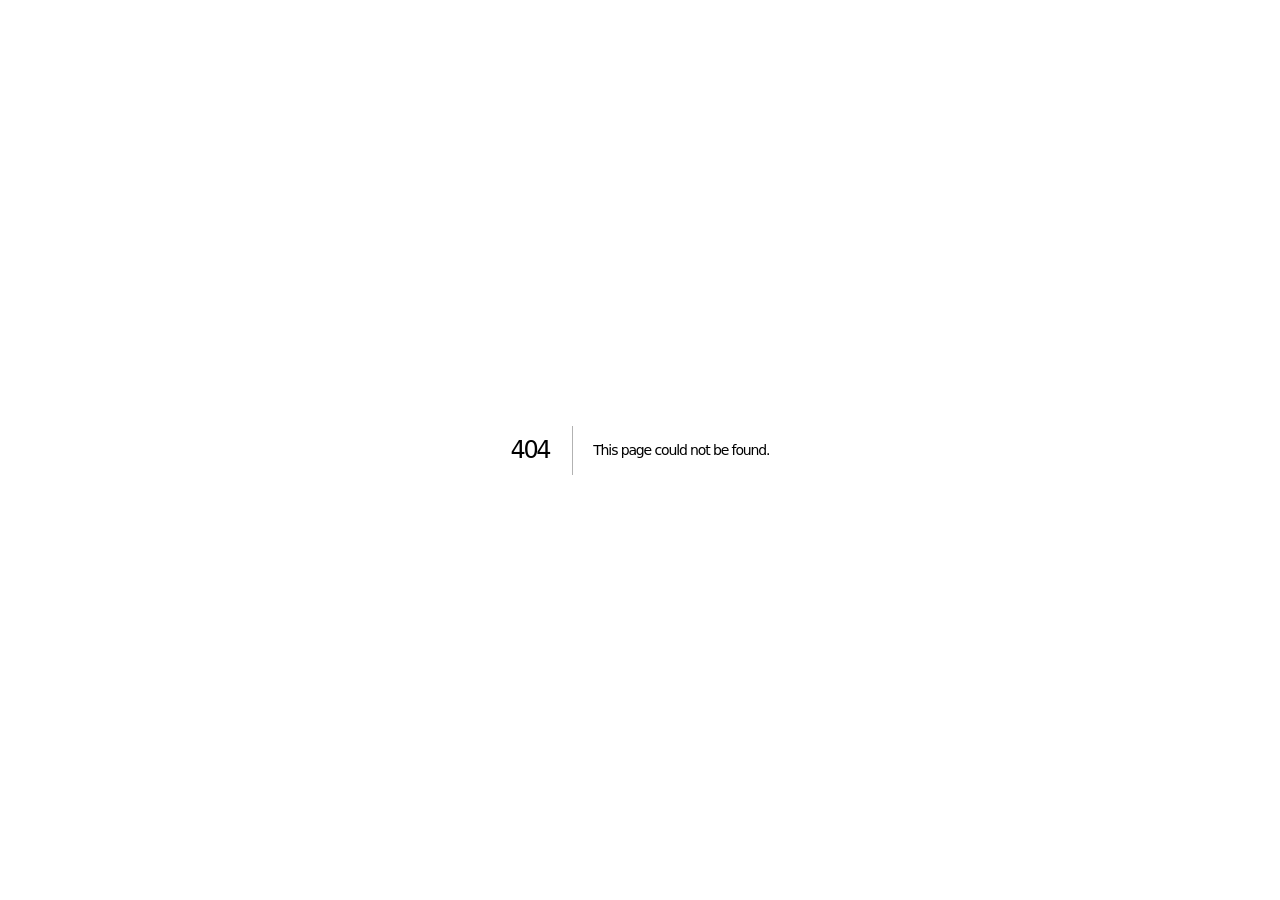
<file: 404/index.html>
<!DOCTYPE html><html lang="de" class="inter_tight_a4d8efce-module__N8-E1a__variable azeret_mono_88cfa602-module__yHyJ5W__variable" data-top="true"><head><meta charSet="utf-8"/><meta name="viewport" content="width=device-width, initial-scale=1"/><link rel="stylesheet" href="/_next/static/chunks/2af5g7j76bpv2.css" data-precedence="next"/><link rel="preload" as="script" fetchPriority="low" href="/_next/static/chunks/310vm2bl3xxpt.js"/><script src="/_next/static/chunks/19mx3mg6lkumu.js" async=""></script><script src="/_next/static/chunks/1c-u70674bdq7.js" async=""></script><script src="/_next/static/chunks/344n2zhqbh4pn.js" async=""></script><script src="/_next/static/chunks/turbopack-3a5o431ozw5hz.js" async=""></script><script src="/_next/static/chunks/0xmhg33rl-lzt.js" async=""></script><script src="/_next/static/chunks/26hk7boubxj9j.js" async=""></script><meta name="robots" content="noindex"/><meta name="next-size-adjust" content=""/><title>404: This page could not be found.</title><title>XXSKIN · Decoded Skin Lab</title><meta name="description" content="Deine Haut, entschlüsselt: Hauttyp-Test, Routine und nummerierte Seren von XXSKIN."/><link rel="icon" href="data:,"/><script src="/_next/static/chunks/0cz1d0mv5g_q7.js" noModule=""></script></head><body class="no-touchevents is-loaded"><div hidden=""><!--$--><!--/$--></div><div style="font-family:system-ui,&quot;Segoe UI&quot;,Roboto,Helvetica,Arial,sans-serif,&quot;Apple Color Emoji&quot;,&quot;Segoe UI Emoji&quot;;height:100vh;text-align:center;display:flex;flex-direction:column;align-items:center;justify-content:center"><div><style>body{color:#000;background:#fff;margin:0}.next-error-h1{border-right:1px solid rgba(0,0,0,.3)}@media (prefers-color-scheme:dark){body{color:#fff;background:#000}.next-error-h1{border-right:1px solid rgba(255,255,255,.3)}}</style><h1 class="next-error-h1" style="display:inline-block;margin:0 20px 0 0;padding:0 23px 0 0;font-size:24px;font-weight:500;vertical-align:top;line-height:49px">404</h1><div style="display:inline-block"><h2 style="font-size:14px;font-weight:400;line-height:49px;margin:0">This page could not be found.</h2></div></div></div><!--$--><!--/$--><script src="/_next/static/chunks/310vm2bl3xxpt.js" id="_R_" async=""></script><script>(self.__next_f=self.__next_f||[]).push([0])</script><script>self.__next_f.push([1,"1:\"$Sreact.fragment\"\n2:I[20032,[\"/_next/static/chunks/0xmhg33rl-lzt.js\",\"/_next/static/chunks/26hk7boubxj9j.js\"],\"default\"]\n3:I[45061,[\"/_next/static/chunks/0xmhg33rl-lzt.js\",\"/_next/static/chunks/26hk7boubxj9j.js\"],\"default\"]\n4:I[51671,[\"/_next/static/chunks/0xmhg33rl-lzt.js\",\"/_next/static/chunks/26hk7boubxj9j.js\"],\"default\"]\n5:I[39756,[\"/_next/static/chunks/0xmhg33rl-lzt.js\",\"/_next/static/chunks/26hk7boubxj9j.js\"],\"default\"]\n6:I[37457,[\"/_next/static/chunks/0xmhg33rl-lzt.js\",\"/_next/static/chunks/26hk7boubxj9j.js\"],\"default\"]\n7:I[97367,[\"/_next/static/chunks/0xmhg33rl-lzt.js\",\"/_next/static/chunks/26hk7boubxj9j.js\"],\"OutletBoundary\"]\n8:\"$Sreact.suspense\"\nb:I[97367,[\"/_next/static/chunks/0xmhg33rl-lzt.js\",\"/_next/static/chunks/26hk7boubxj9j.js\"],\"ViewportBoundary\"]\nd:I[97367,[\"/_next/static/chunks/0xmhg33rl-lzt.js\",\"/_next/static/chunks/26hk7boubxj9j.js\"],\"MetadataBoundary\"]\nf:I[68027,[\"/_next/static/chunks/0xmhg33rl-lzt.js\",\"/_next/static/chunks/26hk7boubxj9j.js\"],\"default\",1]\n:HL[\"/_next/static/chunks/2af5g7j76bpv2.css\",\"style\"]\na:X\n"])</script><script>self.__next_f.push([1,"0:{\"P\":null,\"c\":[\"\",\"_not-found\",\"\"],\"q\":\"\",\"i\":false,\"f\":[[[\"\",{\"children\":[\"/_not-found\",{\"children\":[\"__PAGE__\",{},\"$undefined\",\"$undefined\",4608]},\"$undefined\",\"$undefined\",4608]},\"$undefined\",\"$undefined\",4624],[[\"$\",\"$1\",\"c\",{\"children\":[[[\"$\",\"link\",\"0\",{\"rel\":\"stylesheet\",\"href\":\"/_next/static/chunks/2af5g7j76bpv2.css\",\"precedence\":\"next\",\"crossOrigin\":\"$undefined\",\"nonce\":\"$undefined\"}],[\"$\",\"script\",\"script-0\",{\"src\":\"/_next/static/chunks/0xmhg33rl-lzt.js\",\"async\":true,\"nonce\":\"$undefined\"}],[\"$\",\"script\",\"script-1\",{\"src\":\"/_next/static/chunks/26hk7boubxj9j.js\",\"async\":true,\"nonce\":\"$undefined\"}]],[\"$\",\"html\",null,{\"lang\":\"de\",\"className\":\"inter_tight_a4d8efce-module__N8-E1a__variable azeret_mono_88cfa602-module__yHyJ5W__variable\",\"data-top\":\"true\",\"children\":[\"$\",\"body\",null,{\"className\":\"no-touchevents is-loaded\",\"children\":[[\"$\",\"$L2\",null,{}],[\"$\",\"$L3\",null,{}],[\"$\",\"$L4\",null,{}],[\"$\",\"$L5\",null,{\"parallelRouterKey\":\"children\",\"error\":\"$undefined\",\"errorStyles\":\"$undefined\",\"errorScripts\":\"$undefined\",\"template\":[\"$\",\"$L6\",null,{}],\"templateStyles\":\"$undefined\",\"templateScripts\":\"$undefined\",\"notFound\":[[[\"$\",\"title\",null,{\"children\":\"404: This page could not be found.\"}],[\"$\",\"div\",null,{\"style\":{\"fontFamily\":\"system-ui,\\\"Segoe UI\\\",Roboto,Helvetica,Arial,sans-serif,\\\"Apple Color Emoji\\\",\\\"Segoe UI Emoji\\\"\",\"height\":\"100vh\",\"textAlign\":\"center\",\"display\":\"flex\",\"flexDirection\":\"column\",\"alignItems\":\"center\",\"justifyContent\":\"center\"},\"children\":[\"$\",\"div\",null,{\"children\":[[\"$\",\"style\",null,{\"dangerouslySetInnerHTML\":{\"__html\":\"body{color:#000;background:#fff;margin:0}.next-error-h1{border-right:1px solid rgba(0,0,0,.3)}@media (prefers-color-scheme:dark){body{color:#fff;background:#000}.next-error-h1{border-right:1px solid rgba(255,255,255,.3)}}\"}}],[\"$\",\"h1\",null,{\"className\":\"next-error-h1\",\"style\":{\"display\":\"inline-block\",\"margin\":\"0 20px 0 0\",\"padding\":\"0 23px 0 0\",\"fontSize\":24,\"fontWeight\":500,\"verticalAlign\":\"top\",\"lineHeight\":\"49px\"},\"children\":404}],[\"$\",\"div\",null,{\"style\":{\"display\":\"inline-block\"},\"children\":[\"$\",\"h2\",null,{\"style\":{\"fontSize\":14,\"fontWeight\":400,\"lineHeight\":\"49px\",\"margin\":0},\"children\":\"This page could not be found.\"}]}]]}]}]],[]],\"forbidden\":\"$undefined\",\"unauthorized\":\"$undefined\"}]]}]}]]}],{\"children\":[[\"$\",\"$1\",\"c\",{\"children\":[null,[\"$\",\"$L5\",null,{\"parallelRouterKey\":\"children\",\"error\":\"$undefined\",\"errorStyles\":\"$undefined\",\"errorScripts\":\"$undefined\",\"template\":[\"$\",\"$L6\",null,{}],\"templateStyles\":\"$undefined\",\"templateScripts\":\"$undefined\",\"notFound\":\"$undefined\",\"forbidden\":\"$undefined\",\"unauthorized\":\"$undefined\"}]]}],{\"children\":[[\"$\",\"$1\",\"c\",{\"children\":[[[\"$\",\"title\",null,{\"children\":\"404: This page could not be found.\"}],[\"$\",\"div\",null,{\"style\":\"$0:f:0:1:0:props:children:1:props:children:props:children:3:props:notFound:0:1:props:style\",\"children\":[\"$\",\"div\",null,{\"children\":[[\"$\",\"style\",null,{\"dangerouslySetInnerHTML\":{\"__html\":\"body{color:#000;background:#fff;margin:0}.next-error-h1{border-right:1px solid rgba(0,0,0,.3)}@media (prefers-color-scheme:dark){body{color:#fff;background:#000}.next-error-h1{border-right:1px solid rgba(255,255,255,.3)}}\"}}],[\"$\",\"h1\",null,{\"className\":\"next-error-h1\",\"style\":\"$0:f:0:1:0:props:children:1:props:children:props:children:3:props:notFound:0:1:props:children:props:children:1:props:style\",\"children\":404}],[\"$\",\"div\",null,{\"style\":\"$0:f:0:1:0:props:children:1:props:children:props:children:3:props:notFound:0:1:props:children:props:children:2:props:style\",\"children\":[\"$\",\"h2\",null,{\"style\":\"$0:f:0:1:0:props:children:1:props:children:props:children:3:props:notFound:0:1:props:children:props:children:2:props:children:props:style\",\"children\":\"This page could not be found.\"}]}]]}]}]],null,[\"$\",\"$L7\",null,{\"children\":[\"$\",\"$8\",null,{\"name\":\"Next.MetadataOutlet\",\"children\":\"$@9\"}]}]]}],{},null,false,null]},null,false,\"$a\"]},null,false,null],[\"$\",\"$1\",\"h\",{\"children\":[[\"$\",\"meta\",null,{\"name\":\"robots\",\"content\":\"noindex\"}],[\"$\",\"$Lb\",null,{\"children\":\"$Lc\"}],[\"$\",\"div\",null,{\"hidden\":true,\"children\":[\"$\",\"$Ld\",null,{\"children\":[\"$\",\"$8\",null,{\"name\":\"Next.Metadata\",\"children\":\"$Le\"}]}]}],[\"$\",\"meta\",null,{\"name\":\"next-size-adjust\",\"content\":\"\"}]]}],false]],\"m\":\"$undefined\",\"G\":[\"$f\",[[\"$\",\"link\",\"0\",{\"rel\":\"stylesheet\",\"href\":\"/_next/static/chunks/2af5g7j76bpv2.css\",\"precedence\":\"next\",\"crossOrigin\":\"$undefined\",\"nonce\":\"$undefined\"}]]],\"S\":true,\"h\":null,\"r\":\"$undefined\",\"s\":\"$undefined\",\"a\":\"$undefined\",\"l\":\"$undefined\",\"p\":\"$undefined\",\"d\":\"$undefined\",\"b\":\"5EoudMdC5i85ZUS5YRTQ4\"}\n"])</script><script>self.__next_f.push([1,"a:C\nc:[[\"$\",\"meta\",\"0\",{\"charSet\":\"utf-8\"}],[\"$\",\"meta\",\"1\",{\"name\":\"viewport\",\"content\":\"width=device-width, initial-scale=1\"}]]\n"])</script><script>self.__next_f.push([1,"10:I[27201,[\"/_next/static/chunks/0xmhg33rl-lzt.js\",\"/_next/static/chunks/26hk7boubxj9j.js\"],\"IconMark\"]\n9:null\ne:[[\"$\",\"title\",\"0\",{\"children\":\"XXSKIN · Decoded Skin Lab\"}],[\"$\",\"meta\",\"1\",{\"name\":\"description\",\"content\":\"Deine Haut, entschlüsselt: Hauttyp-Test, Routine und nummerierte Seren von XXSKIN.\"}],[\"$\",\"link\",\"2\",{\"rel\":\"icon\",\"href\":\"data:,\"}],[\"$\",\"$L10\",\"3\",{}]]\n"])</script></body></html>
</file>
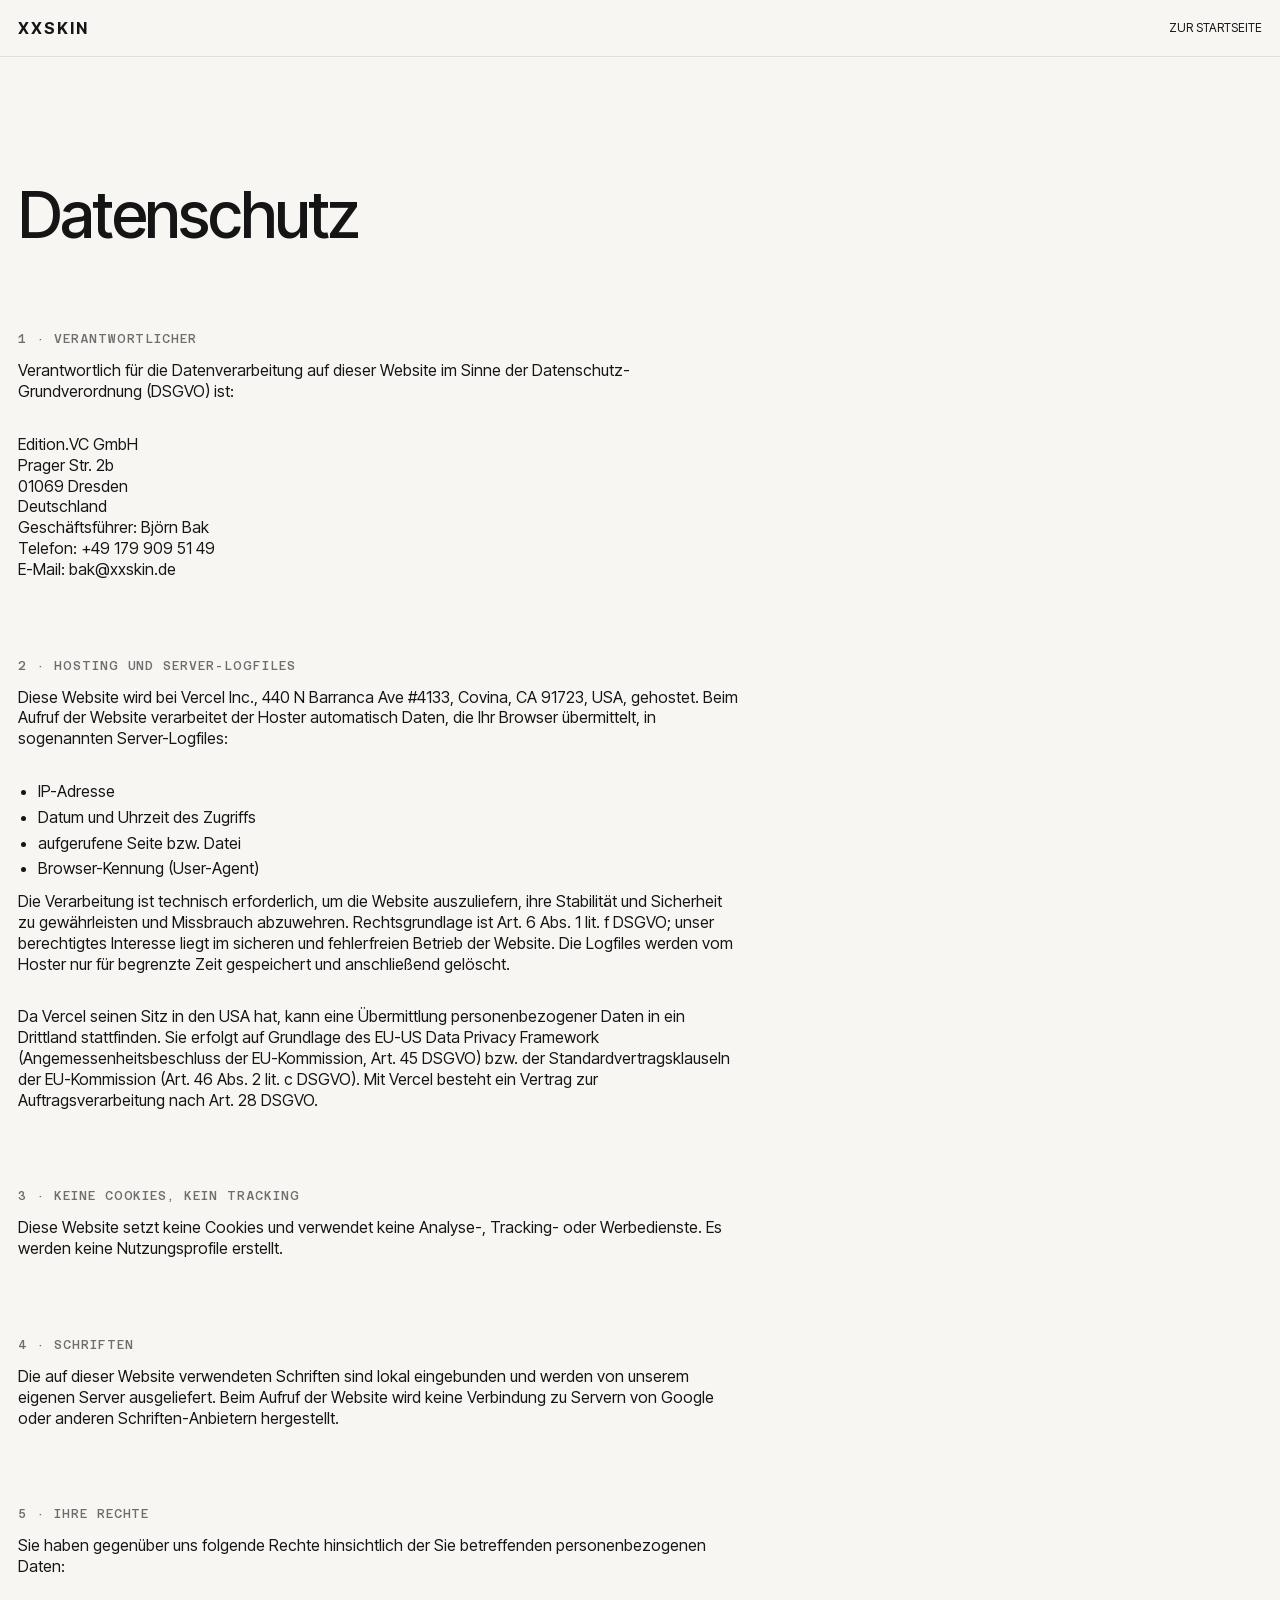
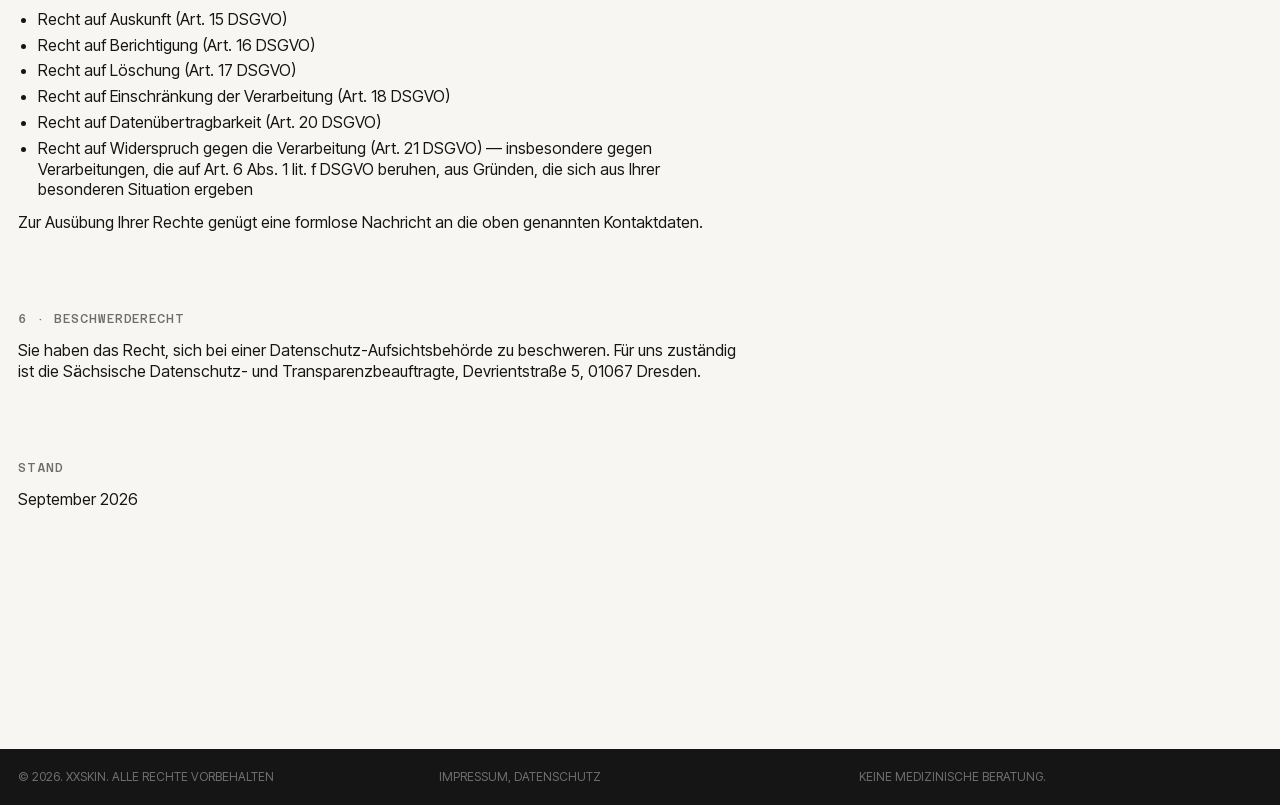
<file: datenschutz/index.html>
<!DOCTYPE html><html lang="de" class="inter_tight_a4d8efce-module__N8-E1a__variable azeret_mono_88cfa602-module__yHyJ5W__variable" data-top="true"><head><meta charSet="utf-8"/><meta name="viewport" content="width=device-width, initial-scale=1"/><link rel="preload" href="/_next/static/media/15168beb6bba4d45-s.p.0r0t6ea-0g6bz.woff2" as="font" crossorigin="" type="font/woff2"/><link rel="preload" href="/_next/static/media/ab57efd000576a30-s.p.3fofz6dws3mg0.woff2" as="font" crossorigin="" type="font/woff2"/><link rel="stylesheet" href="/_next/static/chunks/2af5g7j76bpv2.css" data-precedence="next"/><link rel="preload" as="script" fetchPriority="low" href="/_next/static/chunks/310vm2bl3xxpt.js"/><script src="/_next/static/chunks/19mx3mg6lkumu.js" async=""></script><script src="/_next/static/chunks/1c-u70674bdq7.js" async=""></script><script src="/_next/static/chunks/344n2zhqbh4pn.js" async=""></script><script src="/_next/static/chunks/turbopack-3a5o431ozw5hz.js" async=""></script><script src="/_next/static/chunks/0xmhg33rl-lzt.js" async=""></script><script src="/_next/static/chunks/26hk7boubxj9j.js" async=""></script><script src="/_next/static/chunks/22i43cg4l4-dq.js" async=""></script><meta name="next-size-adjust" content=""/><title>Datenschutz · XXSKIN</title><meta name="description" content="Datenschutzerklärung der Website xxskin.de"/><link rel="icon" href="data:,"/><script src="/_next/static/chunks/0cz1d0mv5g_q7.js" noModule=""></script></head><body class="no-touchevents is-loaded"><div hidden=""><!--$--><!--/$--></div><div class="min-h-screen flex flex-col bg-cream text-gray-900"><header class="container flex items-center justify-between py-20 border-b border-gray-900/10"><a class="font-bold uppercase tracking-[0.12em] text-[1.6rem] leading-[14px]" aria-label="XXSKIN – zur Startseite" href="/">XXSKIN</a><a class="link uppercase text-xs" href="/">Zur Startseite</a></header><main class="container flex-grow pt-80 pb-100 md:pt-120 md:pb-160"><div class="max-w-[72rem]"><h1 class="text-[4rem] md:text-[6.4rem] leading-small tracking-[-0.03em] font-medium mb-60 md:mb-80">Datenschutz</h1><section class="mb-50 md:mb-60"><h2 class="font-mono uppercase text-xs tracking-[0.08em] opacity-60 mb-15">1 · Verantwortlicher</h2><div class="grid gap-y-12 text-base leading-base"><p>Verantwortlich für die Datenverarbeitung auf dieser Website im Sinne der Datenschutz-Grundverordnung (DSGVO) ist:</p><p>Edition.VC GmbH<br/>Prager Str. 2b<br/>01069 Dresden<br/>Deutschland<br/>Geschäftsführer: Björn Bak<br/>Telefon: <a class="link" href="tel:+491799095149">+49 179 909 51 49</a><br/>E-Mail: <a class="link" href="mailto:bak@xxskin.de">bak@xxskin.de</a></p></div></section><section class="mb-50 md:mb-60"><h2 class="font-mono uppercase text-xs tracking-[0.08em] opacity-60 mb-15">2 · Hosting und Server-Logfiles</h2><div class="grid gap-y-12 text-base leading-base"><p>Diese Website wird bei Vercel Inc., 440 N Barranca Ave #4133, Covina, CA 91723, USA, gehostet. Beim Aufruf der Website verarbeitet der Hoster automatisch Daten, die Ihr Browser übermittelt, in sogenannten Server-Logfiles:</p><ul class="list-disc pl-20 grid gap-y-5"><li>IP-Adresse</li><li>Datum und Uhrzeit des Zugriffs</li><li>aufgerufene Seite bzw. Datei</li><li>Browser-Kennung (User-Agent)</li></ul><p>Die Verarbeitung ist technisch erforderlich, um die Website auszuliefern, ihre Stabilität und Sicherheit zu gewährleisten und Missbrauch abzuwehren. Rechtsgrundlage ist Art. 6 Abs. 1 lit. f DSGVO; unser berechtigtes Interesse liegt im sicheren und fehlerfreien Betrieb der Website. Die Logfiles werden vom Hoster nur für begrenzte Zeit gespeichert und anschließend gelöscht.</p><p>Da Vercel seinen Sitz in den USA hat, kann eine Übermittlung personenbezogener Daten in ein Drittland stattfinden. Sie erfolgt auf Grundlage des EU-US Data Privacy Framework (Angemessenheitsbeschluss der EU-Kommission, Art. 45 DSGVO) bzw. der Standardvertragsklauseln der EU-Kommission (Art. 46 Abs. 2 lit. c DSGVO). Mit Vercel besteht ein Vertrag zur Auftragsverarbeitung nach Art. 28 DSGVO.</p></div></section><section class="mb-50 md:mb-60"><h2 class="font-mono uppercase text-xs tracking-[0.08em] opacity-60 mb-15">3 · Keine Cookies, kein Tracking</h2><div class="grid gap-y-12 text-base leading-base"><p>Diese Website setzt keine Cookies und verwendet keine Analyse-, Tracking- oder Werbedienste. Es werden keine Nutzungsprofile erstellt.</p></div></section><section class="mb-50 md:mb-60"><h2 class="font-mono uppercase text-xs tracking-[0.08em] opacity-60 mb-15">4 · Schriften</h2><div class="grid gap-y-12 text-base leading-base"><p>Die auf dieser Website verwendeten Schriften sind lokal eingebunden und werden von unserem eigenen Server ausgeliefert. Beim Aufruf der Website wird keine Verbindung zu Servern von Google oder anderen Schriften-Anbietern hergestellt.</p></div></section><section class="mb-50 md:mb-60"><h2 class="font-mono uppercase text-xs tracking-[0.08em] opacity-60 mb-15">5 · Ihre Rechte</h2><div class="grid gap-y-12 text-base leading-base"><p>Sie haben gegenüber uns folgende Rechte hinsichtlich der Sie betreffenden personenbezogenen Daten:</p><ul class="list-disc pl-20 grid gap-y-5"><li>Recht auf Auskunft (Art. 15 DSGVO)</li><li>Recht auf Berichtigung (Art. 16 DSGVO)</li><li>Recht auf Löschung (Art. 17 DSGVO)</li><li>Recht auf Einschränkung der Verarbeitung (Art. 18 DSGVO)</li><li>Recht auf Datenübertragbarkeit (Art. 20 DSGVO)</li><li>Recht auf Widerspruch gegen die Verarbeitung (Art. 21 DSGVO) — insbesondere gegen Verarbeitungen, die auf Art. 6 Abs. 1 lit. f DSGVO beruhen, aus Gründen, die sich aus Ihrer besonderen Situation ergeben</li></ul><p>Zur Ausübung Ihrer Rechte genügt eine formlose Nachricht an die oben genannten Kontaktdaten.</p></div></section><section class="mb-50 md:mb-60"><h2 class="font-mono uppercase text-xs tracking-[0.08em] opacity-60 mb-15">6 · Beschwerderecht</h2><div class="grid gap-y-12 text-base leading-base"><p>Sie haben das Recht, sich bei einer Datenschutz-Aufsichtsbehörde zu beschweren. Für uns zuständig ist die Sächsische Datenschutz- und Transparenzbeauftragte, Devrientstraße 5, 01067 Dresden.</p></div></section><section class="mb-50 md:mb-60"><h2 class="font-mono uppercase text-xs tracking-[0.08em] opacity-60 mb-15">Stand</h2><div class="grid gap-y-12 text-base leading-base"><p>September 2026</p></div></section></div></main><footer class="bg-gray-900 text-cream"><div class="container py-20 uppercase grid gap-y-10 md:grid-cols-12 md:gap-x-18 text-xs"><div class="md:col-span-4 opacity-40">© 2026. XXSKIN. Alle Rechte vorbehalten</div><div class="md:col-span-4 opacity-40"><a class="link" href="/impressum/">Impressum</a>, <a class="link" href="/datenschutz/">Datenschutz</a></div><div class="md:col-span-4 opacity-40">Keine medizinische Beratung.</div></div></footer></div><!--$--><!--/$--><script src="/_next/static/chunks/310vm2bl3xxpt.js" id="_R_" async=""></script><script>(self.__next_f=self.__next_f||[]).push([0])</script><script>self.__next_f.push([1,"1:\"$Sreact.fragment\"\n2:I[20032,[\"/_next/static/chunks/0xmhg33rl-lzt.js\",\"/_next/static/chunks/26hk7boubxj9j.js\"],\"default\"]\n3:I[45061,[\"/_next/static/chunks/0xmhg33rl-lzt.js\",\"/_next/static/chunks/26hk7boubxj9j.js\"],\"default\"]\n4:I[51671,[\"/_next/static/chunks/0xmhg33rl-lzt.js\",\"/_next/static/chunks/26hk7boubxj9j.js\"],\"default\"]\n5:I[39756,[\"/_next/static/chunks/0xmhg33rl-lzt.js\",\"/_next/static/chunks/26hk7boubxj9j.js\"],\"default\"]\n6:I[37457,[\"/_next/static/chunks/0xmhg33rl-lzt.js\",\"/_next/static/chunks/26hk7boubxj9j.js\"],\"default\"]\n7:I[22016,[\"/_next/static/chunks/0xmhg33rl-lzt.js\",\"/_next/static/chunks/26hk7boubxj9j.js\",\"/_next/static/chunks/22i43cg4l4-dq.js\"],\"\"]\n15:I[68027,[\"/_next/static/chunks/0xmhg33rl-lzt.js\",\"/_next/static/chunks/26hk7boubxj9j.js\"],\"default\",1]\n:HL[\"/_next/static/chunks/2af5g7j76bpv2.css\",\"style\"]\n:HL[\"/_next/static/media/15168beb6bba4d45-s.p.0r0t6ea-0g6bz.woff2\",\"font\",{\"crossOrigin\":\"\",\"type\":\"font/woff2\"}]\n:HL[\"/_next/static/media/ab57efd000576a30-s.p.3fofz6dws3mg0.woff2\",\"font\",{\"crossOrigin\":\"\",\"type\":\"font/woff2\"}]\n13:X\n"])</script><script>self.__next_f.push([1,"0:{\"P\":null,\"c\":[\"\",\"datenschutz\",\"\"],\"q\":\"\",\"i\":false,\"f\":[[[\"\",{\"children\":[\"datenschutz\",{\"children\":[\"__PAGE__\",{},\"$undefined\",\"$undefined\",4608]},\"$undefined\",\"$undefined\",4608]},\"$undefined\",\"$undefined\",4624],[[\"$\",\"$1\",\"c\",{\"children\":[[[\"$\",\"link\",\"0\",{\"rel\":\"stylesheet\",\"href\":\"/_next/static/chunks/2af5g7j76bpv2.css\",\"precedence\":\"next\",\"crossOrigin\":\"$undefined\",\"nonce\":\"$undefined\"}],[\"$\",\"script\",\"script-0\",{\"src\":\"/_next/static/chunks/0xmhg33rl-lzt.js\",\"async\":true,\"nonce\":\"$undefined\"}],[\"$\",\"script\",\"script-1\",{\"src\":\"/_next/static/chunks/26hk7boubxj9j.js\",\"async\":true,\"nonce\":\"$undefined\"}]],[\"$\",\"html\",null,{\"lang\":\"de\",\"className\":\"inter_tight_a4d8efce-module__N8-E1a__variable azeret_mono_88cfa602-module__yHyJ5W__variable\",\"data-top\":\"true\",\"children\":[\"$\",\"body\",null,{\"className\":\"no-touchevents is-loaded\",\"children\":[[\"$\",\"$L2\",null,{}],[\"$\",\"$L3\",null,{}],[\"$\",\"$L4\",null,{}],[\"$\",\"$L5\",null,{\"parallelRouterKey\":\"children\",\"error\":\"$undefined\",\"errorStyles\":\"$undefined\",\"errorScripts\":\"$undefined\",\"template\":[\"$\",\"$L6\",null,{}],\"templateStyles\":\"$undefined\",\"templateScripts\":\"$undefined\",\"notFound\":[[[\"$\",\"title\",null,{\"children\":\"404: This page could not be found.\"}],[\"$\",\"div\",null,{\"style\":{\"fontFamily\":\"system-ui,\\\"Segoe UI\\\",Roboto,Helvetica,Arial,sans-serif,\\\"Apple Color Emoji\\\",\\\"Segoe UI Emoji\\\"\",\"height\":\"100vh\",\"textAlign\":\"center\",\"display\":\"flex\",\"flexDirection\":\"column\",\"alignItems\":\"center\",\"justifyContent\":\"center\"},\"children\":[\"$\",\"div\",null,{\"children\":[[\"$\",\"style\",null,{\"dangerouslySetInnerHTML\":{\"__html\":\"body{color:#000;background:#fff;margin:0}.next-error-h1{border-right:1px solid rgba(0,0,0,.3)}@media (prefers-color-scheme:dark){body{color:#fff;background:#000}.next-error-h1{border-right:1px solid rgba(255,255,255,.3)}}\"}}],[\"$\",\"h1\",null,{\"className\":\"next-error-h1\",\"style\":{\"display\":\"inline-block\",\"margin\":\"0 20px 0 0\",\"padding\":\"0 23px 0 0\",\"fontSize\":24,\"fontWeight\":500,\"verticalAlign\":\"top\",\"lineHeight\":\"49px\"},\"children\":404}],[\"$\",\"div\",null,{\"style\":{\"display\":\"inline-block\"},\"children\":[\"$\",\"h2\",null,{\"style\":{\"fontSize\":14,\"fontWeight\":400,\"lineHeight\":\"49px\",\"margin\":0},\"children\":\"This page could not be found.\"}]}]]}]}]],[]],\"forbidden\":\"$undefined\",\"unauthorized\":\"$undefined\"}]]}]}]]}],{\"children\":[[\"$\",\"$1\",\"c\",{\"children\":[null,[\"$\",\"$L5\",null,{\"parallelRouterKey\":\"children\",\"error\":\"$undefined\",\"errorStyles\":\"$undefined\",\"errorScripts\":\"$undefined\",\"template\":[\"$\",\"$L6\",null,{}],\"templateStyles\":\"$undefined\",\"templateScripts\":\"$undefined\",\"notFound\":\"$undefined\",\"forbidden\":\"$undefined\",\"unauthorized\":\"$undefined\"}]]}],{\"children\":[[\"$\",\"$1\",\"c\",{\"children\":[[\"$\",\"div\",null,{\"className\":\"min-h-screen flex flex-col bg-cream text-gray-900\",\"children\":[[\"$\",\"header\",null,{\"className\":\"container flex items-center justify-between py-20 border-b border-gray-900/10\",\"children\":[[\"$\",\"$L7\",null,{\"href\":\"/\",\"className\":\"font-bold uppercase tracking-[0.12em] text-[1.6rem] leading-[14px]\",\"aria-label\":\"XXSKIN – zur Startseite\",\"children\":\"XXSKIN\"}],[\"$\",\"$L7\",null,{\"href\":\"/\",\"className\":\"link uppercase text-xs\",\"children\":\"Zur Startseite\"}]]}],[\"$\",\"main\",null,{\"className\":\"container flex-grow pt-80 pb-100 md:pt-120 md:pb-160\",\"children\":[\"$\",\"div\",null,{\"className\":\"max-w-[72rem]\",\"children\":[[\"$\",\"h1\",null,{\"className\":\"text-[4rem] md:text-[6.4rem] leading-small tracking-[-0.03em] font-medium mb-60 md:mb-80\",\"children\":\"Datenschutz\"}],[[\"$\",\"section\",null,{\"className\":\"mb-50 md:mb-60\",\"children\":[[\"$\",\"h2\",null,{\"className\":\"font-mono uppercase text-xs tracking-[0.08em] opacity-60 mb-15\",\"children\":\"1 · Verantwortlicher\"}],[\"$\",\"div\",null,{\"className\":\"grid gap-y-12 text-base leading-base\",\"children\":[[\"$\",\"p\",null,{\"children\":\"Verantwortlich für die Datenverarbeitung auf dieser Website im Sinne der Datenschutz-Grundverordnung (DSGVO) ist:\"}],[\"$\",\"p\",null,{\"children\":[\"Edition.VC GmbH\",[\"$\",\"br\",null,{}],\"Prager Str. 2b\",[\"$\",\"br\",null,{}],\"01069 Dresden\",[\"$\",\"br\",null,{}],\"Deutschland\",[\"$\",\"br\",null,{}],\"Geschäftsführer: Björn Bak\",[\"$\",\"br\",null,{}],\"Telefon: \",[\"$\",\"a\",null,{\"className\":\"link\",\"href\":\"tel:+491799095149\",\"children\":\"+49 179 909 51 49\"}],[\"$\",\"br\",null,{}],\"E-Mail: \",[\"$\",\"a\",null,{\"className\":\"link\",\"href\":\"mailto:bak@xxskin.de\",\"children\":\"bak@xxskin.de\"}]]}]]}]]}],[\"$\",\"section\",null,{\"className\":\"mb-50 md:mb-60\",\"children\":[[\"$\",\"h2\",null,{\"className\":\"font-mono uppercase text-xs tracking-[0.08em] opacity-60 mb-15\",\"children\":\"2 · Hosting und Server-Logfiles\"}],[\"$\",\"div\",null,{\"className\":\"grid gap-y-12 text-base leading-base\",\"children\":[[\"$\",\"p\",null,{\"children\":\"Diese Website wird bei Vercel Inc., 440 N Barranca Ave #4133, Covina, CA 91723, USA, gehostet. Beim Aufruf der Website verarbeitet der Hoster automatisch Daten, die Ihr Browser übermittelt, in sogenannten Server-Logfiles:\"}],\"$L8\",\"$L9\",\"$La\"]}]]}],\"$Lb\",\"$Lc\",\"$Ld\",\"$Le\",\"$Lf\"]]}]}],\"$L10\"]}],[\"$L11\"],\"$L12\"]}],{},null,false,null]},null,false,\"$13\"]},null,false,null],\"$L14\",false]],\"m\":\"$undefined\",\"G\":[\"$15\",[\"$L16\"]],\"S\":true,\"h\":null,\"r\":\"$undefined\",\"s\":\"$undefined\",\"a\":\"$undefined\",\"l\":\"$undefined\",\"p\":\"$undefined\",\"d\":\"$undefined\",\"b\":\"5EoudMdC5i85ZUS5YRTQ4\"}\n"])</script><script>self.__next_f.push([1,"17:I[97367,[\"/_next/static/chunks/0xmhg33rl-lzt.js\",\"/_next/static/chunks/26hk7boubxj9j.js\"],\"OutletBoundary\"]\n18:\"$Sreact.suspense\"\n1a:I[97367,[\"/_next/static/chunks/0xmhg33rl-lzt.js\",\"/_next/static/chunks/26hk7boubxj9j.js\"],\"ViewportBoundary\"]\n1c:I[97367,[\"/_next/static/chunks/0xmhg33rl-lzt.js\",\"/_next/static/chunks/26hk7boubxj9j.js\"],\"MetadataBoundary\"]\n8:[\"$\",\"ul\",null,{\"className\":\"list-disc pl-20 grid gap-y-5\",\"children\":[[\"$\",\"li\",null,{\"children\":\"IP-Adresse\"}],[\"$\",\"li\",null,{\"children\":\"Datum und Uhrzeit des Zugriffs\"}],[\"$\",\"li\",null,{\"children\":\"aufgerufene Seite bzw. Datei\"}],[\"$\",\"li\",null,{\"children\":\"Browser-Kennung (User-Agent)\"}]]}]\n9:[\"$\",\"p\",null,{\"children\":\"Die Verarbeitung ist technisch erforderlich, um die Website auszuliefern, ihre Stabilität und Sicherheit zu gewährleisten und Missbrauch abzuwehren. Rechtsgrundlage ist Art. 6 Abs. 1 lit. f DSGVO; unser berechtigtes Interesse liegt im sicheren und fehlerfreien Betrieb der Website. Die Logfiles werden vom Hoster nur für begrenzte Zeit gespeichert und anschließend gelöscht.\"}]\na:[\"$\",\"p\",null,{\"children\":\"Da Vercel seinen Sitz in den USA hat, kann eine Übermittlung personenbezogener Daten in ein Drittland stattfinden. Sie erfolgt auf Grundlage des EU-US Data Privacy Framework (Angemessenheitsbeschluss der EU-Kommission, Art. 45 DSGVO) bzw. der Standardvertragsklauseln der EU-Kommission (Art. 46 Abs. 2 lit. c DSGVO). Mit Vercel besteht ein Vertrag zur Auftragsverarbeitung nach Art. 28 DSGVO.\"}]\nb:[\"$\",\"section\",null,{\"className\":\"mb-50 md:mb-60\",\"children\":[[\"$\",\"h2\",null,{\"className\":\"font-mono uppercase text-xs tracking-[0.08em] opacity-60 mb-15\",\"children\":\"3 · Keine Cookies, kein Tracking\"}],[\"$\",\"div\",null,{\"className\":\"grid gap-y-12 text-base leading-base\",\"children\":[\"$\",\"p\",null,{\"children\":\"Diese Website setzt keine Cookies und verwendet keine Analyse-, Tracking- oder Werbedienste. Es werden keine Nutzungsprofile erstellt.\"}]}]]}]\nc:[\"$\",\"section\",null,{\"className\":\"mb-50 md:mb-60\",\"children\":[[\"$\",\"h2\",null,{\"className\":\"font-mono uppercase text-xs tracking-[0.08em] opacity-60 mb-15\",\"children\":\"4 · Schriften\"}],[\"$\",\"div\",null,{\"className\":\"grid gap-y-12 text-base leading-base\",\"children\":[\"$\",\"p\",null,{\"children\":\"Die auf dieser Website verwendeten Schriften sind lokal eingebunden und werden von unserem eigenen Server ausgeliefert. Beim Aufruf der Website wird keine Verbindung zu Servern von Google oder anderen Schriften-Anbietern hergestellt.\"}]}]]}]\nd:[\"$\",\"section\",null,{\"className\":\"mb-50 md:mb-60\",\"children\":[[\"$\",\"h2\",null,{\"className\":\"font-mono uppercase text-xs tracking-[0.08em] opacity-60 mb-15\",\"children\":\"5 · Ihre Rechte\"}],[\"$\",\"div\",null,{\"className\":\"grid gap-y-12 text-base leading-base\",\"children\":[[\"$\",\"p\",null,{\"children\":\"Sie haben gegenüber uns folgende Rechte hinsichtlich der Sie betreffenden personenbezogenen Daten:\"}],[\"$\",\"ul\",null,{\"className\":\"list-disc pl-20 grid gap-y-5\",\"children\":[[\"$\",\"li\",null,{\"children\":\"Recht auf Auskunft (Art. 15 DSGVO)\"}],[\"$\",\"li\",null,{\"children\":\"Recht auf Berichtigung (Art. 16 DSGVO)\"}],[\"$\",\"li\",null,{\"children\":\"Recht auf Löschung (Art. 17 DSGVO)\"}],[\"$\",\"li\",null,{\"children\":\"Recht auf Einschränkung der Verarbeitung (Art. 18 DSGVO)\"}],[\"$\",\"li\",null,{\"children\":\"Recht auf Datenübertragbarkeit (Art. 20 DSGVO)\"}],[\"$\",\"li\",null,{\"children\":\"Recht auf Widerspruch gegen die Verarbeitung (Art. 21 DSGVO) — insbesondere gegen Verarbeitungen, die auf Art. 6 Abs. 1 lit. f DSGVO beruhen, aus Gründen, die sich aus Ihrer besonderen Situation ergeben\"}]]}],[\"$\",\"p\",null,{\"children\":\"Zur Ausübung Ihrer Rechte genügt eine formlose Nachricht an die oben genannten Kontaktdaten.\"}]]}]]}]\ne:[\"$\",\"section\",null,{\"className\":\"mb-50 md:mb-60\",\"children\":[[\"$\",\"h2\",null,{\"className\":\"font-mono uppercase text-xs tracking-[0.08em] opacity-60 mb-15\",\"children\":\"6 · Beschwerderecht\"}],[\"$\",\"div\",null,{\"className\":\"grid gap-y-12 text-base leading-base\",\"children\":[\"$\",\"p\",null,{\"children\":\"Sie haben das Recht, sich bei einer Datenschutz-Aufsichtsbehörde zu beschweren. Für uns zuständ"])</script><script>self.__next_f.push([1,"ig ist die Sächsische Datenschutz- und Transparenzbeauftragte, Devrientstraße 5, 01067 Dresden.\"}]}]]}]\nf:[\"$\",\"section\",null,{\"className\":\"mb-50 md:mb-60\",\"children\":[[\"$\",\"h2\",null,{\"className\":\"font-mono uppercase text-xs tracking-[0.08em] opacity-60 mb-15\",\"children\":\"Stand\"}],[\"$\",\"div\",null,{\"className\":\"grid gap-y-12 text-base leading-base\",\"children\":[\"$\",\"p\",null,{\"children\":\"September 2026\"}]}]]}]\n10:[\"$\",\"footer\",null,{\"className\":\"bg-gray-900 text-cream\",\"children\":[\"$\",\"div\",null,{\"className\":\"container py-20 uppercase grid gap-y-10 md:grid-cols-12 md:gap-x-18 text-xs\",\"children\":[[\"$\",\"div\",null,{\"className\":\"md:col-span-4 opacity-40\",\"children\":\"© 2026. XXSKIN. Alle Rechte vorbehalten\"}],[\"$\",\"div\",null,{\"className\":\"md:col-span-4 opacity-40\",\"children\":[[\"$\",\"$L7\",null,{\"className\":\"link\",\"href\":\"/impressum\",\"children\":\"Impressum\"}],\", \",[\"$\",\"$L7\",null,{\"className\":\"link\",\"href\":\"/datenschutz\",\"children\":\"Datenschutz\"}]]}],[\"$\",\"div\",null,{\"className\":\"md:col-span-4 opacity-40\",\"children\":\"Keine medizinische Beratung.\"}]]}]}]\n11:[\"$\",\"script\",\"script-0\",{\"src\":\"/_next/static/chunks/22i43cg4l4-dq.js\",\"async\":true,\"nonce\":\"$undefined\"}]\n12:[\"$\",\"$L17\",null,{\"children\":[\"$\",\"$18\",null,{\"name\":\"Next.MetadataOutlet\",\"children\":\"$@19\"}]}]\n14:[\"$\",\"$1\",\"h\",{\"children\":[null,[\"$\",\"$L1a\",null,{\"children\":\"$L1b\"}],[\"$\",\"div\",null,{\"hidden\":true,\"children\":[\"$\",\"$L1c\",null,{\"children\":[\"$\",\"$18\",null,{\"name\":\"Next.Metadata\",\"children\":\"$L1d\"}]}]}],[\"$\",\"meta\",null,{\"name\":\"next-size-adjust\",\"content\":\"\"}]]}]\n16:[\"$\",\"link\",\"0\",{\"rel\":\"stylesheet\",\"href\":\"/_next/static/chunks/2af5g7j76bpv2.css\",\"precedence\":\"next\",\"crossOrigin\":\"$undefined\",\"nonce\":\"$undefined\"}]\n"])</script><script>self.__next_f.push([1,"13:C\n1b:[[\"$\",\"meta\",\"0\",{\"charSet\":\"utf-8\"}],[\"$\",\"meta\",\"1\",{\"name\":\"viewport\",\"content\":\"width=device-width, initial-scale=1\"}]]\n"])</script><script>self.__next_f.push([1,"1e:I[27201,[\"/_next/static/chunks/0xmhg33rl-lzt.js\",\"/_next/static/chunks/26hk7boubxj9j.js\"],\"IconMark\"]\n19:null\n1d:[[\"$\",\"title\",\"0\",{\"children\":\"Datenschutz · XXSKIN\"}],[\"$\",\"meta\",\"1\",{\"name\":\"description\",\"content\":\"Datenschutzerklärung der Website xxskin.de\"}],[\"$\",\"link\",\"2\",{\"rel\":\"icon\",\"href\":\"data:,\"}],[\"$\",\"$L1e\",\"3\",{}]]\n"])</script></body></html>
</file>
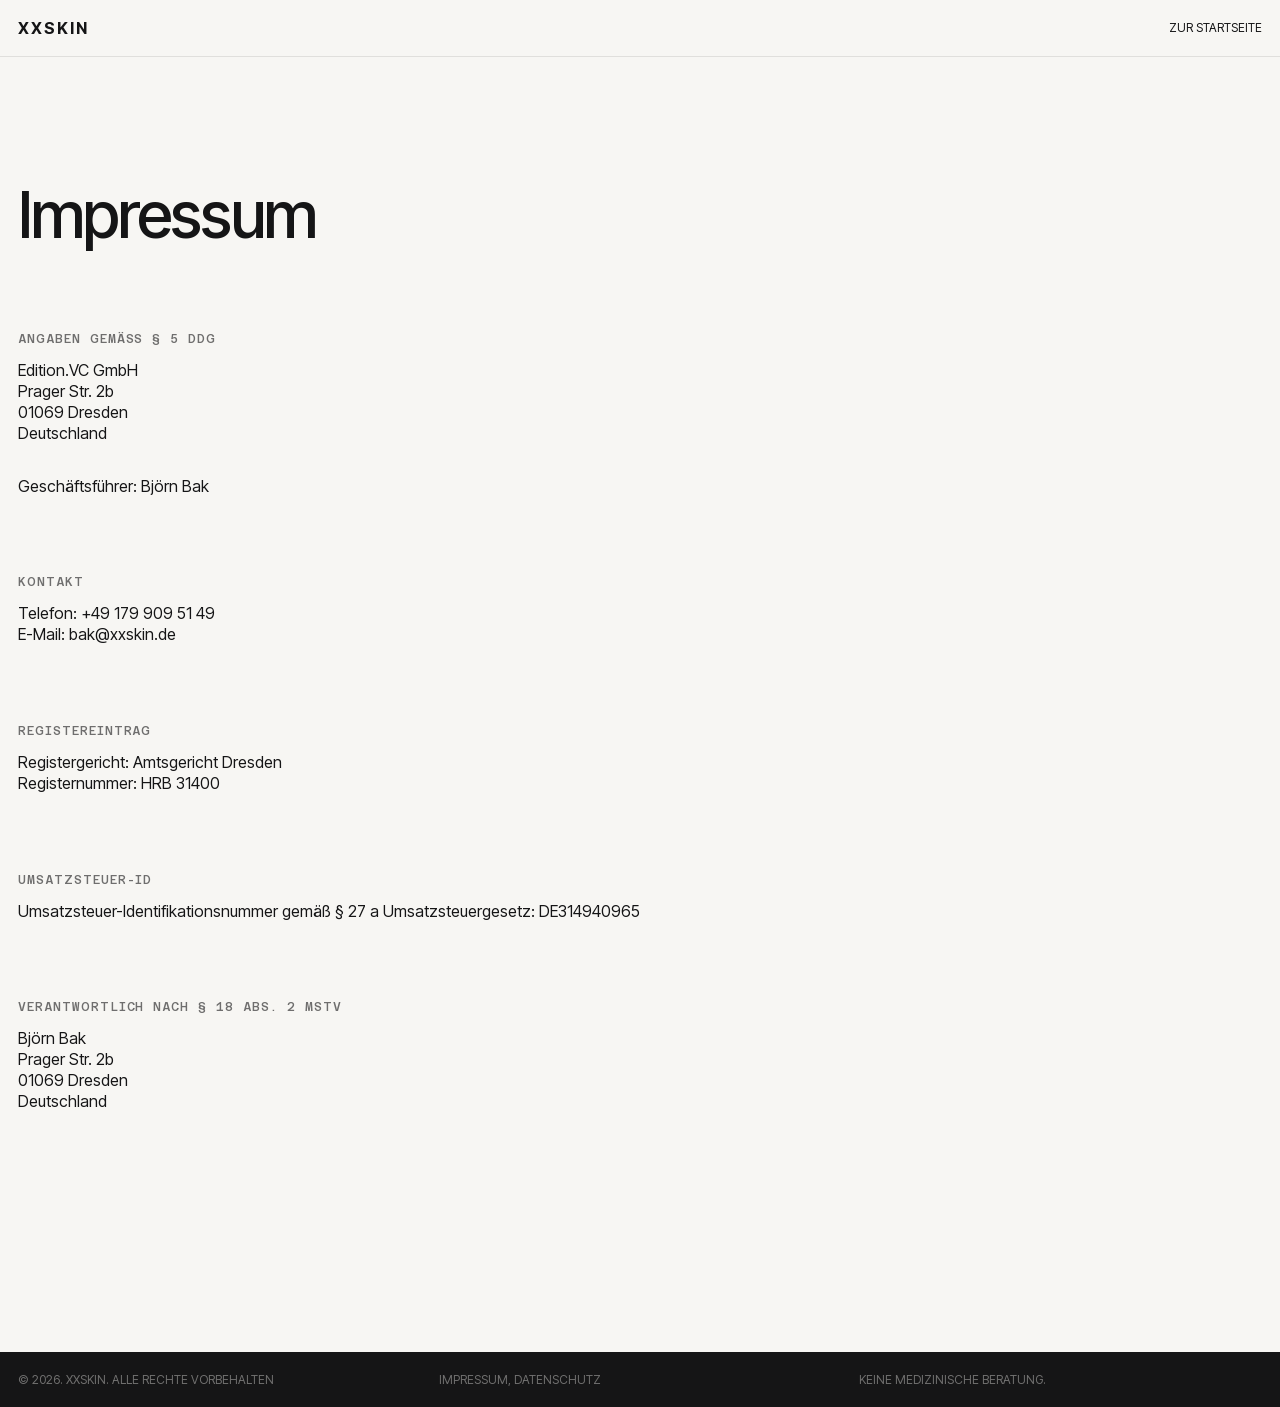
<file: impressum/index.html>
<!DOCTYPE html><html lang="de" class="inter_tight_a4d8efce-module__N8-E1a__variable azeret_mono_88cfa602-module__yHyJ5W__variable" data-top="true"><head><meta charSet="utf-8"/><meta name="viewport" content="width=device-width, initial-scale=1"/><link rel="preload" href="/_next/static/media/15168beb6bba4d45-s.p.0r0t6ea-0g6bz.woff2" as="font" crossorigin="" type="font/woff2"/><link rel="preload" href="/_next/static/media/ab57efd000576a30-s.p.3fofz6dws3mg0.woff2" as="font" crossorigin="" type="font/woff2"/><link rel="stylesheet" href="/_next/static/chunks/2af5g7j76bpv2.css" data-precedence="next"/><link rel="preload" as="script" fetchPriority="low" href="/_next/static/chunks/310vm2bl3xxpt.js"/><script src="/_next/static/chunks/19mx3mg6lkumu.js" async=""></script><script src="/_next/static/chunks/1c-u70674bdq7.js" async=""></script><script src="/_next/static/chunks/344n2zhqbh4pn.js" async=""></script><script src="/_next/static/chunks/turbopack-3a5o431ozw5hz.js" async=""></script><script src="/_next/static/chunks/0xmhg33rl-lzt.js" async=""></script><script src="/_next/static/chunks/26hk7boubxj9j.js" async=""></script><script src="/_next/static/chunks/22i43cg4l4-dq.js" async=""></script><meta name="next-size-adjust" content=""/><title>Impressum · XXSKIN</title><meta name="description" content="Impressum der Website xxskin.de"/><link rel="icon" href="data:,"/><script src="/_next/static/chunks/0cz1d0mv5g_q7.js" noModule=""></script></head><body class="no-touchevents is-loaded"><div hidden=""><!--$--><!--/$--></div><div class="min-h-screen flex flex-col bg-cream text-gray-900"><header class="container flex items-center justify-between py-20 border-b border-gray-900/10"><a class="font-bold uppercase tracking-[0.12em] text-[1.6rem] leading-[14px]" aria-label="XXSKIN – zur Startseite" href="/">XXSKIN</a><a class="link uppercase text-xs" href="/">Zur Startseite</a></header><main class="container flex-grow pt-80 pb-100 md:pt-120 md:pb-160"><div class="max-w-[72rem]"><h1 class="text-[4rem] md:text-[6.4rem] leading-small tracking-[-0.03em] font-medium mb-60 md:mb-80">Impressum</h1><section class="mb-50 md:mb-60"><h2 class="font-mono uppercase text-xs tracking-[0.08em] opacity-60 mb-15">Angaben gemäß § 5 DDG</h2><div class="grid gap-y-12 text-base leading-base"><p>Edition.VC GmbH<br/>Prager Str. 2b<br/>01069 Dresden<br/>Deutschland</p><p>Geschäftsführer: Björn Bak</p></div></section><section class="mb-50 md:mb-60"><h2 class="font-mono uppercase text-xs tracking-[0.08em] opacity-60 mb-15">Kontakt</h2><div class="grid gap-y-12 text-base leading-base"><p>Telefon: <a class="link" href="tel:+491799095149">+49 179 909 51 49</a><br/>E-Mail: <a class="link" href="mailto:bak@xxskin.de">bak@xxskin.de</a></p></div></section><section class="mb-50 md:mb-60"><h2 class="font-mono uppercase text-xs tracking-[0.08em] opacity-60 mb-15">Registereintrag</h2><div class="grid gap-y-12 text-base leading-base"><p>Registergericht: Amtsgericht Dresden<br/>Registernummer: HRB 31400</p></div></section><section class="mb-50 md:mb-60"><h2 class="font-mono uppercase text-xs tracking-[0.08em] opacity-60 mb-15">Umsatzsteuer-ID</h2><div class="grid gap-y-12 text-base leading-base"><p>Umsatzsteuer-Identifikationsnummer gemäß § 27 a Umsatzsteuergesetz: DE314940965</p></div></section><section class="mb-50 md:mb-60"><h2 class="font-mono uppercase text-xs tracking-[0.08em] opacity-60 mb-15">Verantwortlich nach § 18 Abs. 2 MStV</h2><div class="grid gap-y-12 text-base leading-base"><p>Björn Bak<br/>Prager Str. 2b<br/>01069 Dresden<br/>Deutschland</p></div></section></div></main><footer class="bg-gray-900 text-cream"><div class="container py-20 uppercase grid gap-y-10 md:grid-cols-12 md:gap-x-18 text-xs"><div class="md:col-span-4 opacity-40">© 2026. XXSKIN. Alle Rechte vorbehalten</div><div class="md:col-span-4 opacity-40"><a class="link" href="/impressum/">Impressum</a>, <a class="link" href="/datenschutz/">Datenschutz</a></div><div class="md:col-span-4 opacity-40">Keine medizinische Beratung.</div></div></footer></div><!--$--><!--/$--><script src="/_next/static/chunks/310vm2bl3xxpt.js" id="_R_" async=""></script><script>(self.__next_f=self.__next_f||[]).push([0])</script><script>self.__next_f.push([1,"1:\"$Sreact.fragment\"\n2:I[20032,[\"/_next/static/chunks/0xmhg33rl-lzt.js\",\"/_next/static/chunks/26hk7boubxj9j.js\"],\"default\"]\n3:I[45061,[\"/_next/static/chunks/0xmhg33rl-lzt.js\",\"/_next/static/chunks/26hk7boubxj9j.js\"],\"default\"]\n4:I[51671,[\"/_next/static/chunks/0xmhg33rl-lzt.js\",\"/_next/static/chunks/26hk7boubxj9j.js\"],\"default\"]\n5:I[39756,[\"/_next/static/chunks/0xmhg33rl-lzt.js\",\"/_next/static/chunks/26hk7boubxj9j.js\"],\"default\"]\n6:I[37457,[\"/_next/static/chunks/0xmhg33rl-lzt.js\",\"/_next/static/chunks/26hk7boubxj9j.js\"],\"default\"]\n7:I[22016,[\"/_next/static/chunks/0xmhg33rl-lzt.js\",\"/_next/static/chunks/26hk7boubxj9j.js\",\"/_next/static/chunks/22i43cg4l4-dq.js\"],\"\"]\n10:I[68027,[\"/_next/static/chunks/0xmhg33rl-lzt.js\",\"/_next/static/chunks/26hk7boubxj9j.js\"],\"default\",1]\n:HL[\"/_next/static/chunks/2af5g7j76bpv2.css\",\"style\"]\n:HL[\"/_next/static/media/15168beb6bba4d45-s.p.0r0t6ea-0g6bz.woff2\",\"font\",{\"crossOrigin\":\"\",\"type\":\"font/woff2\"}]\n:HL[\"/_next/static/media/ab57efd000576a30-s.p.3fofz6dws3mg0.woff2\",\"font\",{\"crossOrigin\":\"\",\"type\":\"font/woff2\"}]\ne:X\n"])</script><script>self.__next_f.push([1,"0:{\"P\":null,\"c\":[\"\",\"impressum\",\"\"],\"q\":\"\",\"i\":false,\"f\":[[[\"\",{\"children\":[\"impressum\",{\"children\":[\"__PAGE__\",{},\"$undefined\",\"$undefined\",4608]},\"$undefined\",\"$undefined\",4608]},\"$undefined\",\"$undefined\",4624],[[\"$\",\"$1\",\"c\",{\"children\":[[[\"$\",\"link\",\"0\",{\"rel\":\"stylesheet\",\"href\":\"/_next/static/chunks/2af5g7j76bpv2.css\",\"precedence\":\"next\",\"crossOrigin\":\"$undefined\",\"nonce\":\"$undefined\"}],[\"$\",\"script\",\"script-0\",{\"src\":\"/_next/static/chunks/0xmhg33rl-lzt.js\",\"async\":true,\"nonce\":\"$undefined\"}],[\"$\",\"script\",\"script-1\",{\"src\":\"/_next/static/chunks/26hk7boubxj9j.js\",\"async\":true,\"nonce\":\"$undefined\"}]],[\"$\",\"html\",null,{\"lang\":\"de\",\"className\":\"inter_tight_a4d8efce-module__N8-E1a__variable azeret_mono_88cfa602-module__yHyJ5W__variable\",\"data-top\":\"true\",\"children\":[\"$\",\"body\",null,{\"className\":\"no-touchevents is-loaded\",\"children\":[[\"$\",\"$L2\",null,{}],[\"$\",\"$L3\",null,{}],[\"$\",\"$L4\",null,{}],[\"$\",\"$L5\",null,{\"parallelRouterKey\":\"children\",\"error\":\"$undefined\",\"errorStyles\":\"$undefined\",\"errorScripts\":\"$undefined\",\"template\":[\"$\",\"$L6\",null,{}],\"templateStyles\":\"$undefined\",\"templateScripts\":\"$undefined\",\"notFound\":[[[\"$\",\"title\",null,{\"children\":\"404: This page could not be found.\"}],[\"$\",\"div\",null,{\"style\":{\"fontFamily\":\"system-ui,\\\"Segoe UI\\\",Roboto,Helvetica,Arial,sans-serif,\\\"Apple Color Emoji\\\",\\\"Segoe UI Emoji\\\"\",\"height\":\"100vh\",\"textAlign\":\"center\",\"display\":\"flex\",\"flexDirection\":\"column\",\"alignItems\":\"center\",\"justifyContent\":\"center\"},\"children\":[\"$\",\"div\",null,{\"children\":[[\"$\",\"style\",null,{\"dangerouslySetInnerHTML\":{\"__html\":\"body{color:#000;background:#fff;margin:0}.next-error-h1{border-right:1px solid rgba(0,0,0,.3)}@media (prefers-color-scheme:dark){body{color:#fff;background:#000}.next-error-h1{border-right:1px solid rgba(255,255,255,.3)}}\"}}],[\"$\",\"h1\",null,{\"className\":\"next-error-h1\",\"style\":{\"display\":\"inline-block\",\"margin\":\"0 20px 0 0\",\"padding\":\"0 23px 0 0\",\"fontSize\":24,\"fontWeight\":500,\"verticalAlign\":\"top\",\"lineHeight\":\"49px\"},\"children\":404}],[\"$\",\"div\",null,{\"style\":{\"display\":\"inline-block\"},\"children\":[\"$\",\"h2\",null,{\"style\":{\"fontSize\":14,\"fontWeight\":400,\"lineHeight\":\"49px\",\"margin\":0},\"children\":\"This page could not be found.\"}]}]]}]}]],[]],\"forbidden\":\"$undefined\",\"unauthorized\":\"$undefined\"}]]}]}]]}],{\"children\":[[\"$\",\"$1\",\"c\",{\"children\":[null,[\"$\",\"$L5\",null,{\"parallelRouterKey\":\"children\",\"error\":\"$undefined\",\"errorStyles\":\"$undefined\",\"errorScripts\":\"$undefined\",\"template\":[\"$\",\"$L6\",null,{}],\"templateStyles\":\"$undefined\",\"templateScripts\":\"$undefined\",\"notFound\":\"$undefined\",\"forbidden\":\"$undefined\",\"unauthorized\":\"$undefined\"}]]}],{\"children\":[[\"$\",\"$1\",\"c\",{\"children\":[[\"$\",\"div\",null,{\"className\":\"min-h-screen flex flex-col bg-cream text-gray-900\",\"children\":[[\"$\",\"header\",null,{\"className\":\"container flex items-center justify-between py-20 border-b border-gray-900/10\",\"children\":[[\"$\",\"$L7\",null,{\"href\":\"/\",\"className\":\"font-bold uppercase tracking-[0.12em] text-[1.6rem] leading-[14px]\",\"aria-label\":\"XXSKIN – zur Startseite\",\"children\":\"XXSKIN\"}],[\"$\",\"$L7\",null,{\"href\":\"/\",\"className\":\"link uppercase text-xs\",\"children\":\"Zur Startseite\"}]]}],[\"$\",\"main\",null,{\"className\":\"container flex-grow pt-80 pb-100 md:pt-120 md:pb-160\",\"children\":[\"$\",\"div\",null,{\"className\":\"max-w-[72rem]\",\"children\":[[\"$\",\"h1\",null,{\"className\":\"text-[4rem] md:text-[6.4rem] leading-small tracking-[-0.03em] font-medium mb-60 md:mb-80\",\"children\":\"Impressum\"}],[[\"$\",\"section\",null,{\"className\":\"mb-50 md:mb-60\",\"children\":[[\"$\",\"h2\",null,{\"className\":\"font-mono uppercase text-xs tracking-[0.08em] opacity-60 mb-15\",\"children\":\"Angaben gemäß § 5 DDG\"}],[\"$\",\"div\",null,{\"className\":\"grid gap-y-12 text-base leading-base\",\"children\":[[\"$\",\"p\",null,{\"children\":[\"Edition.VC GmbH\",[\"$\",\"br\",null,{}],\"Prager Str. 2b\",[\"$\",\"br\",null,{}],\"01069 Dresden\",[\"$\",\"br\",null,{}],\"Deutschland\"]}],[\"$\",\"p\",null,{\"children\":\"Geschäftsführer: Björn Bak\"}]]}]]}],[\"$\",\"section\",null,{\"className\":\"mb-50 md:mb-60\",\"children\":[[\"$\",\"h2\",null,{\"className\":\"font-mono uppercase text-xs tracking-[0.08em] opacity-60 mb-15\",\"children\":\"Kontakt\"}],[\"$\",\"div\",null,{\"className\":\"grid gap-y-12 text-base leading-base\",\"children\":[\"$\",\"p\",null,{\"children\":[\"Telefon: \",[\"$\",\"a\",null,{\"className\":\"link\",\"href\":\"tel:+491799095149\",\"children\":\"+49 179 909 51 49\"}],[\"$\",\"br\",null,{}],\"E-Mail: \",[\"$\",\"a\",null,{\"className\":\"link\",\"href\":\"mailto:bak@xxskin.de\",\"children\":\"bak@xxskin.de\"}]]}]}]]}],[\"$\",\"section\",null,{\"className\":\"mb-50 md:mb-60\",\"children\":[[\"$\",\"h2\",null,{\"className\":\"font-mono uppercase text-xs tracking-[0.08em] opacity-60 mb-15\",\"children\":\"Registereintrag\"}],[\"$\",\"div\",null,{\"className\":\"grid gap-y-12 text-base leading-base\",\"children\":[\"$\",\"p\",null,{\"children\":[\"Registergericht: Amtsgericht Dresden\",\"$L8\",\"Registernummer: HRB 31400\"]}]}]]}],\"$L9\",\"$La\"]]}]}],\"$Lb\"]}],[\"$Lc\"],\"$Ld\"]}],{},null,false,null]},null,false,\"$e\"]},null,false,null],\"$Lf\",false]],\"m\":\"$undefined\",\"G\":[\"$10\",[\"$L11\"]],\"S\":true,\"h\":null,\"r\":\"$undefined\",\"s\":\"$undefined\",\"a\":\"$undefined\",\"l\":\"$undefined\",\"p\":\"$undefined\",\"d\":\"$undefined\",\"b\":\"5EoudMdC5i85ZUS5YRTQ4\"}\n"])</script><script>self.__next_f.push([1,"12:I[97367,[\"/_next/static/chunks/0xmhg33rl-lzt.js\",\"/_next/static/chunks/26hk7boubxj9j.js\"],\"OutletBoundary\"]\n13:\"$Sreact.suspense\"\n15:I[97367,[\"/_next/static/chunks/0xmhg33rl-lzt.js\",\"/_next/static/chunks/26hk7boubxj9j.js\"],\"ViewportBoundary\"]\n17:I[97367,[\"/_next/static/chunks/0xmhg33rl-lzt.js\",\"/_next/static/chunks/26hk7boubxj9j.js\"],\"MetadataBoundary\"]\n8:[\"$\",\"br\",null,{}]\n9:[\"$\",\"section\",null,{\"className\":\"mb-50 md:mb-60\",\"children\":[[\"$\",\"h2\",null,{\"className\":\"font-mono uppercase text-xs tracking-[0.08em] opacity-60 mb-15\",\"children\":\"Umsatzsteuer-ID\"}],[\"$\",\"div\",null,{\"className\":\"grid gap-y-12 text-base leading-base\",\"children\":[\"$\",\"p\",null,{\"children\":\"Umsatzsteuer-Identifikationsnummer gemäß § 27 a Umsatzsteuergesetz: DE314940965\"}]}]]}]\na:[\"$\",\"section\",null,{\"className\":\"mb-50 md:mb-60\",\"children\":[[\"$\",\"h2\",null,{\"className\":\"font-mono uppercase text-xs tracking-[0.08em] opacity-60 mb-15\",\"children\":\"Verantwortlich nach § 18 Abs. 2 MStV\"}],[\"$\",\"div\",null,{\"className\":\"grid gap-y-12 text-base leading-base\",\"children\":[\"$\",\"p\",null,{\"children\":[\"Björn Bak\",[\"$\",\"br\",null,{}],\"Prager Str. 2b\",[\"$\",\"br\",null,{}],\"01069 Dresden\",[\"$\",\"br\",null,{}],\"Deutschland\"]}]}]]}]\nb:[\"$\",\"footer\",null,{\"className\":\"bg-gray-900 text-cream\",\"children\":[\"$\",\"div\",null,{\"className\":\"container py-20 uppercase grid gap-y-10 md:grid-cols-12 md:gap-x-18 text-xs\",\"children\":[[\"$\",\"div\",null,{\"className\":\"md:col-span-4 opacity-40\",\"children\":\"© 2026. XXSKIN. Alle Rechte vorbehalten\"}],[\"$\",\"div\",null,{\"className\":\"md:col-span-4 opacity-40\",\"children\":[[\"$\",\"$L7\",null,{\"className\":\"link\",\"href\":\"/impressum\",\"children\":\"Impressum\"}],\", \",[\"$\",\"$L7\",null,{\"className\":\"link\",\"href\":\"/datenschutz\",\"children\":\"Datenschutz\"}]]}],[\"$\",\"div\",null,{\"className\":\"md:col-span-4 opacity-40\",\"children\":\"Keine medizinische Beratung.\"}]]}]}]\nc:[\"$\",\"script\",\"script-0\",{\"src\":\"/_next/static/chunks/22i43cg4l4-dq.js\",\"async\":true,\"nonce\":\"$undefined\"}]\nd:[\"$\",\"$L12\",null,{\"children\":[\"$\",\"$13\",null,{\"name\":\"Next.MetadataOutlet\",\"children\":\"$@14\"}]}]\nf:[\"$\",\"$1\",\"h\",{\"children\":[null,[\"$\",\"$L15\",null,{\"children\":\"$L16\"}],[\"$\",\"div\",null,{\"hidden\":true,\"children\":[\"$\",\"$L17\",null,{\"children\":[\"$\",\"$13\",null,{\"name\":\"Next.Metadata\",\"children\":\"$L18\"}]}]}],[\"$\",\"meta\",null,{\"name\":\"next-size-adjust\",\"content\":\"\"}]]}]\n11:[\"$\",\"link\",\"0\",{\"rel\":\"stylesheet\",\"href\":\"/_next/static/chunks/2af5g7j76bpv2.css\",\"precedence\":\"next\",\"crossOrigin\":\"$undefined\",\"nonce\":\"$undefined\"}]\n"])</script><script>self.__next_f.push([1,"e:C\n16:[[\"$\",\"meta\",\"0\",{\"charSet\":\"utf-8\"}],[\"$\",\"meta\",\"1\",{\"name\":\"viewport\",\"content\":\"width=device-width, initial-scale=1\"}]]\n"])</script><script>self.__next_f.push([1,"19:I[27201,[\"/_next/static/chunks/0xmhg33rl-lzt.js\",\"/_next/static/chunks/26hk7boubxj9j.js\"],\"IconMark\"]\n14:null\n18:[[\"$\",\"title\",\"0\",{\"children\":\"Impressum · XXSKIN\"}],[\"$\",\"meta\",\"1\",{\"name\":\"description\",\"content\":\"Impressum der Website xxskin.de\"}],[\"$\",\"link\",\"2\",{\"rel\":\"icon\",\"href\":\"data:,\"}],[\"$\",\"$L19\",\"3\",{}]]\n"])</script></body></html>
</file>
<file: _next/static/chunks/2af5g7j76bpv2.css>
@font-face{font-family:Inter Tight;font-style:normal;font-weight:400;font-display:swap;src:url(../media/13ae3e01af63c0ce-s.35p9_4tnsm_o4.woff2)format("woff2");unicode-range:U+460-52F,U+1C80-1C8A,U+20B4,U+2DE0-2DFF,U+A640-A69F,U+FE2E-FE2F}@font-face{font-family:Inter Tight;font-style:normal;font-weight:400;font-display:swap;src:url(../media/0ee4b8f05dcd9fee-s.1q0qwmqzyniyk.woff2)format("woff2");unicode-range:U+301,U+400-45F,U+490-491,U+4B0-4B1,U+2116}@font-face{font-family:Inter Tight;font-style:normal;font-weight:400;font-display:swap;src:url(../media/9eba4caf7edd2921-s.02gir8avbbwr_.woff2)format("woff2");unicode-range:U+1F??}@font-face{font-family:Inter Tight;font-style:normal;font-weight:400;font-display:swap;src:url(../media/f6752bd2263820da-s.3hqxvms4e79hg.woff2)format("woff2");unicode-range:U+370-377,U+37A-37F,U+384-38A,U+38C,U+38E-3A1,U+3A3-3FF}@font-face{font-family:Inter Tight;font-style:normal;font-weight:400;font-display:swap;src:url(../media/f285987c35230861-s.1xbprfp_s2_ea.woff2)format("woff2");unicode-range:U+102-103,U+110-111,U+128-129,U+168-169,U+1A0-1A1,U+1AF-1B0,U+300-301,U+303-304,U+308-309,U+323,U+329,U+1EA0-1EF9,U+20AB}@font-face{font-family:Inter Tight;font-style:normal;font-weight:400;font-display:swap;src:url(../media/b8d1f0a88dfecec3-s.1e3bxj0ebt1gg.woff2)format("woff2");unicode-range:U+100-2BA,U+2BD-2C5,U+2C7-2CC,U+2CE-2D7,U+2DD-2FF,U+304,U+308,U+329,U+1D00-1DBF,U+1E00-1E9F,U+1EF2-1EFF,U+2020,U+20A0-20AB,U+20AD-20C0,U+2113,U+2C60-2C7F,U+A720-A7FF}@font-face{font-family:Inter Tight;font-style:normal;font-weight:400;font-display:swap;src:url(../media/ab57efd000576a30-s.p.3fofz6dws3mg0.woff2)format("woff2");unicode-range:U+??,U+131,U+152-153,U+2BB-2BC,U+2C6,U+2DA,U+2DC,U+304,U+308,U+329,U+2000-206F,U+20AC,U+2122,U+2191,U+2193,U+2212,U+2215,U+FEFF,U+FFFD}@font-face{font-family:Inter Tight;font-style:normal;font-weight:500;font-display:swap;src:url(../media/13ae3e01af63c0ce-s.35p9_4tnsm_o4.woff2)format("woff2");unicode-range:U+460-52F,U+1C80-1C8A,U+20B4,U+2DE0-2DFF,U+A640-A69F,U+FE2E-FE2F}@font-face{font-family:Inter Tight;font-style:normal;font-weight:500;font-display:swap;src:url(../media/0ee4b8f05dcd9fee-s.1q0qwmqzyniyk.woff2)format("woff2");unicode-range:U+301,U+400-45F,U+490-491,U+4B0-4B1,U+2116}@font-face{font-family:Inter Tight;font-style:normal;font-weight:500;font-display:swap;src:url(../media/9eba4caf7edd2921-s.02gir8avbbwr_.woff2)format("woff2");unicode-range:U+1F??}@font-face{font-family:Inter Tight;font-style:normal;font-weight:500;font-display:swap;src:url(../media/f6752bd2263820da-s.3hqxvms4e79hg.woff2)format("woff2");unicode-range:U+370-377,U+37A-37F,U+384-38A,U+38C,U+38E-3A1,U+3A3-3FF}@font-face{font-family:Inter Tight;font-style:normal;font-weight:500;font-display:swap;src:url(../media/f285987c35230861-s.1xbprfp_s2_ea.woff2)format("woff2");unicode-range:U+102-103,U+110-111,U+128-129,U+168-169,U+1A0-1A1,U+1AF-1B0,U+300-301,U+303-304,U+308-309,U+323,U+329,U+1EA0-1EF9,U+20AB}@font-face{font-family:Inter Tight;font-style:normal;font-weight:500;font-display:swap;src:url(../media/b8d1f0a88dfecec3-s.1e3bxj0ebt1gg.woff2)format("woff2");unicode-range:U+100-2BA,U+2BD-2C5,U+2C7-2CC,U+2CE-2D7,U+2DD-2FF,U+304,U+308,U+329,U+1D00-1DBF,U+1E00-1E9F,U+1EF2-1EFF,U+2020,U+20A0-20AB,U+20AD-20C0,U+2113,U+2C60-2C7F,U+A720-A7FF}@font-face{font-family:Inter Tight;font-style:normal;font-weight:500;font-display:swap;src:url(../media/ab57efd000576a30-s.p.3fofz6dws3mg0.woff2)format("woff2");unicode-range:U+??,U+131,U+152-153,U+2BB-2BC,U+2C6,U+2DA,U+2DC,U+304,U+308,U+329,U+2000-206F,U+20AC,U+2122,U+2191,U+2193,U+2212,U+2215,U+FEFF,U+FFFD}@font-face{font-family:Inter Tight;font-style:normal;font-weight:600;font-display:swap;src:url(../media/13ae3e01af63c0ce-s.35p9_4tnsm_o4.woff2)format("woff2");unicode-range:U+460-52F,U+1C80-1C8A,U+20B4,U+2DE0-2DFF,U+A640-A69F,U+FE2E-FE2F}@font-face{font-family:Inter Tight;font-style:normal;font-weight:600;font-display:swap;src:url(../media/0ee4b8f05dcd9fee-s.1q0qwmqzyniyk.woff2)format("woff2");unicode-range:U+301,U+400-45F,U+490-491,U+4B0-4B1,U+2116}@font-face{font-family:Inter Tight;font-style:normal;font-weight:600;font-display:swap;src:url(../media/9eba4caf7edd2921-s.02gir8avbbwr_.woff2)format("woff2");unicode-range:U+1F??}@font-face{font-family:Inter Tight;font-style:normal;font-weight:600;font-display:swap;src:url(../media/f6752bd2263820da-s.3hqxvms4e79hg.woff2)format("woff2");unicode-range:U+370-377,U+37A-37F,U+384-38A,U+38C,U+38E-3A1,U+3A3-3FF}@font-face{font-family:Inter Tight;font-style:normal;font-weight:600;font-display:swap;src:url(../media/f285987c35230861-s.1xbprfp_s2_ea.woff2)format("woff2");unicode-range:U+102-103,U+110-111,U+128-129,U+168-169,U+1A0-1A1,U+1AF-1B0,U+300-301,U+303-304,U+308-309,U+323,U+329,U+1EA0-1EF9,U+20AB}@font-face{font-family:Inter Tight;font-style:normal;font-weight:600;font-display:swap;src:url(../media/b8d1f0a88dfecec3-s.1e3bxj0ebt1gg.woff2)format("woff2");unicode-range:U+100-2BA,U+2BD-2C5,U+2C7-2CC,U+2CE-2D7,U+2DD-2FF,U+304,U+308,U+329,U+1D00-1DBF,U+1E00-1E9F,U+1EF2-1EFF,U+2020,U+20A0-20AB,U+20AD-20C0,U+2113,U+2C60-2C7F,U+A720-A7FF}@font-face{font-family:Inter Tight;font-style:normal;font-weight:600;font-display:swap;src:url(../media/ab57efd000576a30-s.p.3fofz6dws3mg0.woff2)format("woff2");unicode-range:U+??,U+131,U+152-153,U+2BB-2BC,U+2C6,U+2DA,U+2DC,U+304,U+308,U+329,U+2000-206F,U+20AC,U+2122,U+2191,U+2193,U+2212,U+2215,U+FEFF,U+FFFD}@font-face{font-family:Inter Tight;font-style:normal;font-weight:700;font-display:swap;src:url(../media/13ae3e01af63c0ce-s.35p9_4tnsm_o4.woff2)format("woff2");unicode-range:U+460-52F,U+1C80-1C8A,U+20B4,U+2DE0-2DFF,U+A640-A69F,U+FE2E-FE2F}@font-face{font-family:Inter Tight;font-style:normal;font-weight:700;font-display:swap;src:url(../media/0ee4b8f05dcd9fee-s.1q0qwmqzyniyk.woff2)format("woff2");unicode-range:U+301,U+400-45F,U+490-491,U+4B0-4B1,U+2116}@font-face{font-family:Inter Tight;font-style:normal;font-weight:700;font-display:swap;src:url(../media/9eba4caf7edd2921-s.02gir8avbbwr_.woff2)format("woff2");unicode-range:U+1F??}@font-face{font-family:Inter Tight;font-style:normal;font-weight:700;font-display:swap;src:url(../media/f6752bd2263820da-s.3hqxvms4e79hg.woff2)format("woff2");unicode-range:U+370-377,U+37A-37F,U+384-38A,U+38C,U+38E-3A1,U+3A3-3FF}@font-face{font-family:Inter Tight;font-style:normal;font-weight:700;font-display:swap;src:url(../media/f285987c35230861-s.1xbprfp_s2_ea.woff2)format("woff2");unicode-range:U+102-103,U+110-111,U+128-129,U+168-169,U+1A0-1A1,U+1AF-1B0,U+300-301,U+303-304,U+308-309,U+323,U+329,U+1EA0-1EF9,U+20AB}@font-face{font-family:Inter Tight;font-style:normal;font-weight:700;font-display:swap;src:url(../media/b8d1f0a88dfecec3-s.1e3bxj0ebt1gg.woff2)format("woff2");unicode-range:U+100-2BA,U+2BD-2C5,U+2C7-2CC,U+2CE-2D7,U+2DD-2FF,U+304,U+308,U+329,U+1D00-1DBF,U+1E00-1E9F,U+1EF2-1EFF,U+2020,U+20A0-20AB,U+20AD-20C0,U+2113,U+2C60-2C7F,U+A720-A7FF}@font-face{font-family:Inter Tight;font-style:normal;font-weight:700;font-display:swap;src:url(../media/ab57efd000576a30-s.p.3fofz6dws3mg0.woff2)format("woff2");unicode-range:U+??,U+131,U+152-153,U+2BB-2BC,U+2C6,U+2DA,U+2DC,U+304,U+308,U+329,U+2000-206F,U+20AC,U+2122,U+2191,U+2193,U+2212,U+2215,U+FEFF,U+FFFD}@font-face{font-family:Inter Tight Fallback;src:local(Arial);ascent-override:100.51%;descent-override:25.03%;line-gap-override:0.0%;size-adjust:96.39%}.inter_tight_a4d8efce-module__N8-E1a__className{font-family:Inter Tight,Inter Tight Fallback;font-style:normal}.inter_tight_a4d8efce-module__N8-E1a__variable{--font-manrope:"Inter Tight", "Inter Tight Fallback"}
@font-face{font-family:Azeret Mono;font-style:normal;font-weight:500;font-display:swap;src:url(../media/1dfc7b602137ed19-s.0-p4wpog3bebs.woff2)format("woff2");unicode-range:U+100-2BA,U+2BD-2C5,U+2C7-2CC,U+2CE-2D7,U+2DD-2FF,U+304,U+308,U+329,U+1D00-1DBF,U+1E00-1E9F,U+1EF2-1EFF,U+2020,U+20A0-20AB,U+20AD-20C0,U+2113,U+2C60-2C7F,U+A720-A7FF}@font-face{font-family:Azeret Mono;font-style:normal;font-weight:500;font-display:swap;src:url(../media/15168beb6bba4d45-s.p.0r0t6ea-0g6bz.woff2)format("woff2");unicode-range:U+??,U+131,U+152-153,U+2BB-2BC,U+2C6,U+2DA,U+2DC,U+304,U+308,U+329,U+2000-206F,U+20AC,U+2122,U+2191,U+2193,U+2212,U+2215,U+FEFF,U+FFFD}@font-face{font-family:Azeret Mono Fallback;src:local(Arial);ascent-override:64.26%;descent-override:15.77%;line-gap-override:0.0%;size-adjust:145.81%}.azeret_mono_88cfa602-module__yHyJ5W__className{font-family:Azeret Mono,Azeret Mono Fallback;font-style:normal;font-weight:500}.azeret_mono_88cfa602-module__yHyJ5W__variable{--font-azeret:"Azeret Mono", "Azeret Mono Fallback"}
@layer properties{@supports (((-webkit-hyphens:none)) and (not (margin-trim:inline))) or ((-moz-orient:inline) and (not (color:rgb(from red r g b)))){*,:before,:after,::backdrop{--tw-translate-x:0;--tw-translate-y:0;--tw-translate-z:0;--tw-scale-x:1;--tw-scale-y:1;--tw-scale-z:1;--tw-rotate-x:initial;--tw-rotate-y:initial;--tw-rotate-z:initial;--tw-skew-x:initial;--tw-skew-y:initial;--tw-border-style:solid;--tw-gradient-position:initial;--tw-gradient-from:#0000;--tw-gradient-via:#0000;--tw-gradient-to:#0000;--tw-gradient-stops:initial;--tw-gradient-via-stops:initial;--tw-gradient-from-position:0%;--tw-gradient-via-position:50%;--tw-gradient-to-position:100%;--tw-leading:initial;--tw-font-weight:initial;--tw-tracking:initial;--tw-shadow:0 0 #0000;--tw-shadow-color:initial;--tw-shadow-alpha:100%;--tw-inset-shadow:0 0 #0000;--tw-inset-shadow-color:initial;--tw-inset-shadow-alpha:100%;--tw-ring-color:initial;--tw-ring-shadow:0 0 #0000;--tw-inset-ring-color:initial;--tw-inset-ring-shadow:0 0 #0000;--tw-ring-inset:initial;--tw-ring-offset-width:0px;--tw-ring-offset-color:#fff;--tw-ring-offset-shadow:0 0 #0000;--tw-blur:initial;--tw-brightness:initial;--tw-contrast:initial;--tw-grayscale:initial;--tw-hue-rotate:initial;--tw-invert:initial;--tw-opacity:initial;--tw-saturate:initial;--tw-sepia:initial;--tw-drop-shadow:initial;--tw-drop-shadow-color:initial;--tw-drop-shadow-alpha:100%;--tw-drop-shadow-size:initial;--tw-backdrop-blur:initial;--tw-backdrop-brightness:initial;--tw-backdrop-contrast:initial;--tw-backdrop-grayscale:initial;--tw-backdrop-hue-rotate:initial;--tw-backdrop-invert:initial;--tw-backdrop-opacity:initial;--tw-backdrop-saturate:initial;--tw-backdrop-sepia:initial;--tw-duration:initial}}}@layer theme{:root,:host{--font-sans:var(--font-manrope), Roboto, sans-serif;--font-mono:var(--font-azeret), monospace;--spacing:.1rem;--font-weight-medium:500;--font-weight-bold:700;--tracking-tighter:-.03em;--tracking-normal:0;--blur-lg:16px;--blur-3xl:64px;--default-transition-duration:.15s;--default-transition-timing-function:cubic-bezier(.4, 0, .2, 1);--default-font-family:var(--font-sans);--default-mono-font-family:var(--font-mono);--radius:1rem;--breakpoint-lg:1024px;--color-black:#000;--color-white:#fff;--color-cream:#f7f6f3;--color-gray:#e4e3e1;--color-gray-100:#efeeeb;--color-gray-800:#1c1c1e;--color-gray-900:#151516;--color-bronze:#cac7c4;--color-orange:#f6b6cc;--color-yellow:#f9dcb3;--color-parchment:#d9d9db;--color-stone:#e4e3e1;--color-sand:#f8f3ea;--color-daylight:#f8f3ea;--color-peach:#e8cbbd;--color-scan-teal:#22c4d4;--text-xxs:1rem;--text-xs:1.2rem;--text-sm:1.4rem;--text-base:1.6rem;--text-xl:2.2rem;--leading-base:1.3;--leading-small:1.2}}@layer base{*,:after,:before,::backdrop{box-sizing:border-box;border:0 solid;margin:0;padding:0}::file-selector-button{box-sizing:border-box;border:0 solid;margin:0;padding:0}html,:host{-webkit-text-size-adjust:100%;tab-size:4;line-height:1.5;font-family:var(--default-font-family,-apple-system, BlinkMacSystemFont, "Segoe UI", Roboto, "Helvetica Neue", "Noto Sans", Arial, sans-serif, "Apple Color Emoji", "Segoe UI Emoji", "Segoe UI Symbol", "Noto Color Emoji");font-feature-settings:var(--default-font-feature-settings,normal);font-variation-settings:var(--default-font-variation-settings,normal);-webkit-tap-highlight-color:transparent}hr{height:0;color:inherit;border-top-width:1px}abbr:where([title]){-webkit-text-decoration:underline dotted;text-decoration:underline dotted}h1,h2,h3,h4,h5,h6{font-size:inherit;font-weight:inherit}a{color:inherit;-webkit-text-decoration:inherit;-webkit-text-decoration:inherit;-webkit-text-decoration:inherit;-webkit-text-decoration:inherit;text-decoration:inherit}b,strong{font-weight:bolder}code,kbd,samp,pre{font-family:var(--default-mono-font-family,ui-monospace, SFMono-Regular, Menlo, Monaco, Consolas, "Liberation Mono", "Courier New", monospace);font-feature-settings:var(--default-mono-font-feature-settings,normal);font-variation-settings:var(--default-mono-font-variation-settings,normal);font-size:1em}small{font-size:80%}sub,sup{vertical-align:baseline;font-size:75%;line-height:0;position:relative}sub{bottom:-.25em}sup{top:-.5em}table{text-indent:0;border-color:inherit;border-collapse:collapse}:-moz-focusring:where(:not(iframe)){outline:auto}progress{vertical-align:baseline}summary{display:list-item}ol,ul,menu{list-style:none}img,svg,video,canvas,audio,iframe,embed,object{vertical-align:middle;display:block}img,video{max-width:100%;height:auto}button,input,select,optgroup,textarea{font:inherit;font-feature-settings:inherit;font-variation-settings:inherit;letter-spacing:inherit;color:inherit;opacity:1;background-color:#0000;border-radius:0}::file-selector-button{font:inherit;font-feature-settings:inherit;font-variation-settings:inherit;letter-spacing:inherit;color:inherit;opacity:1;background-color:#0000;border-radius:0}:where(select:is([multiple],[size])) optgroup{font-weight:bolder}:where(select:is([multiple],[size])) optgroup option{padding-inline-start:20px}::file-selector-button{margin-inline-end:4px}::placeholder{opacity:1}@supports (not ((-webkit-appearance:-apple-pay-button))) or (contain-intrinsic-size:1px){::placeholder{color:currentColor}@supports (color:color-mix(in lab, red, red)){::placeholder{color:color-mix(in oklab, currentcolor 50%, transparent)}}}textarea{resize:vertical}::-webkit-search-decoration{-webkit-appearance:none}::-webkit-date-and-time-value{min-height:1lh;text-align:inherit}::-webkit-datetime-edit{display:inline-flex}::-webkit-datetime-edit-fields-wrapper{padding:0}::-webkit-datetime-edit{padding-block:0}::-webkit-datetime-edit-year-field{padding-block:0}::-webkit-datetime-edit-month-field{padding-block:0}::-webkit-datetime-edit-day-field{padding-block:0}::-webkit-datetime-edit-hour-field{padding-block:0}::-webkit-datetime-edit-minute-field{padding-block:0}::-webkit-datetime-edit-second-field{padding-block:0}::-webkit-datetime-edit-millisecond-field{padding-block:0}::-webkit-datetime-edit-meridiem-field{padding-block:0}::-webkit-calendar-picker-indicator{line-height:1}:-moz-ui-invalid{box-shadow:none}button,input:where([type=button],[type=reset],[type=submit]){appearance:button}::file-selector-button{appearance:button}::-webkit-inner-spin-button{height:auto}::-webkit-outer-spin-button{height:auto}[hidden]:where(:not([hidden=until-found])){display:none!important}html{font-size:10px;margin-top:0!important}@media (min-width:1440px){html{font-size:.694444vw}}body,html{width:100%;min-height:100%}button:focus{outline:none}body{font-family:var(--font-manrope),Roboto,sans-serif;-webkit-font-smoothing:antialiased;background:#fcf6ec;font-size:1.2rem;font-weight:400;line-height:1.3;margin-right:0!important}@media (min-width:1440px){body{font-size:1.4rem;line-height:1.4}}[style^=--aspect]{aspect-ratio:var(--aspect)}main[tabindex="-1"]{outline:none}[data-lenis-prevent]{overscroll-behavior:contain}.h1,.h2,.h3,.h4,.h5,.h6,h1,h2,h3,h4,h5,h6{margin-bottom:2rem;font-weight:500;line-height:1}.h1,h1{letter-spacing:-.03em;font-size:8rem}@media (min-width:768px){.h1,h1{font-size:12rem}}@media (min-width:1280px){.h1,h1{letter-spacing:-.1em;font-size:24rem}}.h2,h2{letter-spacing:-.02em;font-size:5.6rem}@media (min-width:768px){.h2,h2{font-size:9rem}}@media (min-width:1280px){.h2,h2{letter-spacing:-.08em;font-size:17rem}}.h3,h3{font-size:3rem}@media (min-width:768px){.h3,h3{font-size:3.5rem}}@media (min-width:1280px){.h3,h3{font-size:6rem}}.h4,h4{font-size:2rem}@media (min-width:1280px){.h4,h4{font-size:3.6rem}}.h5,.h6,h5,h6{font-size:1.8rem}p{margin-bottom:1.25em}.reset-last>:last-child{margin-bottom:0}.wysiwyg h1,.wysiwyg h2,.wysiwyg h3{letter-spacing:-.03em;margin:4rem 0;line-height:1.1}@media (min-width:1280px){.wysiwyg h1,.wysiwyg h2,.wysiwyg h3{padding-right:7rem}}.wysiwyg h1:first-child,.wysiwyg h2:first-child,.wysiwyg h3:first-child{margin-top:0}.wysiwyg .h1,.wysiwyg h1{font-size:3rem}@media (min-width:1280px){.wysiwyg .h1,.wysiwyg h1{font-size:4rem}}.wysiwyg .h2,.wysiwyg h2{font-size:2.8rem}@media (min-width:1280px){.wysiwyg .h2,.wysiwyg h2{font-size:3.6rem}}.wysiwyg .h3,.wysiwyg h3{font-size:2.4rem}@media (min-width:1280px){.wysiwyg .h3,.wysiwyg h3{font-size:3.4rem}}.wysiwyg h4{opacity:.4;margin-top:3.5rem}.wysiwyg h4:first-child{margin-top:0!important}.wysiwyg a{text-decoration:underline;transition:opacity .3s}.wysiwyg a:hover{opacity:.5}.wysiwyg p{margin-bottom:1.5em}.wysiwyg p.has-image{padding-right:0}.wysiwyg .double-images-container{margin:4rem 0}.wysiwyg .double-images-container img{height:auto;width:100%!important}.wysiwyg .image__container{margin:4rem 0 6rem}@media (min-width:1280px){.wysiwyg .image__container{margin-bottom:8rem}}@media (max-width:1023px){.wysiwyg .image_resized{width:100%!important}}.wysiwyg ol,.wysiwyg ul{margin:4rem 0}.wysiwyg ol:first-child,.wysiwyg ul:first-child{margin-top:0}.wysiwyg img{border-radius:1rem;width:100%;height:auto}.wysiwyg .image{margin:4rem 0}.wysiwyg .image .image__container{margin:0}.wysiwyg .image figcaption{opacity:.4;margin-top:1rem}@media (min-width:1024px){.wysiwyg .image figcaption{padding-right:6rem}}.wysiwyg .media{margin:4rem 0}.wysiwyg ol{counter-reset:ol-counter;margin-bottom:6rem;list-style:none}@media (min-width:1024px){.wysiwyg ol{margin-bottom:10rem}}.wysiwyg ol li{counter-increment:ol-counter;border-top:1px solid #0003;margin-bottom:4rem;padding-top:2rem;display:flex}@media (min-width:1024px){.wysiwyg ol li{padding-right:7rem}}.wysiwyg ol li:last-child{margin-bottom:0}.wysiwyg ol li:before{content:"0" counter(ol-counter);flex-shrink:0;grid-column:span 1/span 1;width:16.666%;display:block}@media (min-width:1024px){.wysiwyg ol li:before{grid-column:span 2/span 2;width:33.333%}}.wysiwyg ul{list-style:none}.wysiwyg ul>li{padding-left:2rem;position:relative}.wysiwyg ul>li:before{content:"";background:currentColor;border:.2rem solid;border-radius:50%;width:1rem;height:1rem;position:absolute;top:.45em;left:0}.wysiwyg ul ol,.wysiwyg ul ul{padding-top:1em}.wysiwyg ul ul>li:before{background-color:#0000}.wysiwyg ul li{margin-bottom:1em}.wysiwyg ul li:last-child{margin-bottom:0}.lenis.lenis-smooth{scroll-behavior:auto}.lenis.lenis-smooth [data-lenis-prevent]{overscroll-behavior:contain}.lenis.lenis-stopped{overflow:hidden}.lenis.lenis-scrolling iframe{pointer-events:none}.is-changing,.is-loading{pointer-events:none!important}.resize-active *{transition:none!important}[data-component=page-overlay]{color:#faa;pointer-events:none;z-index:1000;width:100%;height:100%;position:fixed;top:0}@keyframes link{0%{transform-origin:100% 100%;transform:scaleX(1)}49.9%{transform-origin:100% 100%;transform:scaleX(0)}50%{transform-origin:0 0;transform:scaleX(0)}to{transform-origin:0 0;transform:scaleX(1)}}.line-w{margin-bottom:-.15em;padding-bottom:.15em;overflow:hidden}.svgi{-o-object-fit:contain;object-fit:contain;width:100%;height:100%}.underline-multi span{background-image:linear-gradient(#0000 calc(100% - .1em),currentColor .1em);background-repeat:no-repeat;background-size:0 100%;width:100%;transition:background-size .7s cubic-bezier(.77,0,.18,1)}.no-touchevents .group:hover .underline-multi span,.no-touchevents .underline-multi:hover span,.underline-multi.is-active span{background-size:100% 100%}.line{will-change:transform}[data-dots]:after{content:attr(data-dots)}[data-animation=chained-content],[data-animation=chained-lamp],[data-animation=stacked-content]{height:calc(var(--h)*100vh)}@supports (height:100svh){[data-animation=chained-content],[data-animation=chained-lamp],[data-animation=stacked-content]{height:calc(var(--h)*100svh)}}@keyframes rotate360{0%{transform:rotate(0)}to{transform:rotate(1turn)}}@keyframes half-circle-right{0%{stroke-dashoffset:110px}to{stroke-dashoffset:330px}}@keyframes half-circle-left{0%{stroke-dashoffset:80px}to{stroke-dashoffset:240px}}@keyframes path-connection{0%{stroke-dashoffset:0}to{stroke-dashoffset:200px}}@keyframes shine{to{background-position:200%}}}@layer components{input:-webkit-autofill{-webkit-box-shadow:0 0 0 20rem var(--theme-bg) inset!important;-webkit-text-fill-color:var(--theme-color)!important}input:-webkit-autofill:focus{-webkit-box-shadow:0 0 0 20rem var(--theme-bg) inset!important;-webkit-text-fill-color:var(--theme-color)!important}input:-webkit-autofill:hover{-webkit-box-shadow:0 0 0 20rem var(--theme-bg) inset!important;-webkit-text-fill-color:var(--theme-color)!important}select:-webkit-autofill{-webkit-box-shadow:0 0 0 20rem var(--theme-bg) inset!important;-webkit-text-fill-color:var(--theme-color)!important}select:-webkit-autofill:focus{-webkit-box-shadow:0 0 0 20rem var(--theme-bg) inset!important;-webkit-text-fill-color:var(--theme-color)!important}select:-webkit-autofill:hover{-webkit-box-shadow:0 0 0 20rem var(--theme-bg) inset!important;-webkit-text-fill-color:var(--theme-color)!important}textarea:-webkit-autofill{-webkit-box-shadow:0 0 0 20rem var(--theme-bg) inset!important;-webkit-text-fill-color:var(--theme-color)!important}textarea:-webkit-autofill:focus{-webkit-box-shadow:0 0 0 20rem var(--theme-bg) inset!important;-webkit-text-fill-color:var(--theme-color)!important}textarea:-webkit-autofill:hover{-webkit-box-shadow:0 0 0 20rem var(--theme-bg) inset!important;-webkit-text-fill-color:var(--theme-color)!important}.bg-gray input:-webkit-autofill{-webkit-box-shadow:inset 0 0 0 20rem #f1e9dd!important}.bg-gray input:-webkit-autofill:focus{-webkit-box-shadow:inset 0 0 0 20rem #f1e9dd!important}.bg-gray input:-webkit-autofill:hover{-webkit-box-shadow:inset 0 0 0 20rem #f1e9dd!important}.bg-gray select:-webkit-autofill{-webkit-box-shadow:inset 0 0 0 20rem #f1e9dd!important}.bg-gray select:-webkit-autofill:focus{-webkit-box-shadow:inset 0 0 0 20rem #f1e9dd!important}.bg-gray select:-webkit-autofill:hover{-webkit-box-shadow:inset 0 0 0 20rem #f1e9dd!important}.bg-gray textarea:-webkit-autofill{-webkit-box-shadow:inset 0 0 0 20rem #f1e9dd!important}.bg-gray textarea:-webkit-autofill:focus{-webkit-box-shadow:inset 0 0 0 20rem #f1e9dd!important}.bg-gray textarea:-webkit-autofill:hover{-webkit-box-shadow:inset 0 0 0 20rem #f1e9dd!important}.custom-inline-checkbox{font-weight:var(--wght);position:relative;overflow:hidden}.custom-inline-checkbox .checked-label{opacity:0;margin-left:auto;font-size:1.2rem;transition:opacity .35s cubic-bezier(.77,0,.18,1)}.custom-inline-checkbox input:checked~.custom-inline-checkbox__bg:after,.custom-inline-checkbox:hover .custom-inline-checkbox__bg:after{opacity:.2}.custom-inline-checkbox.is-disabled{pointer-events:none}.custom-inline-checkbox.is-disabled .truncate{opacity:.4;transition:opacity .35s cubic-bezier(.77,0,.18,1)}.custom-inline-checkbox.is-included{pointer-events:none}.custom-inline-checkbox.is-included .checked-label:after{content:"Included"!important}.custom-inline-checkbox .unavailable-el{transition:opacity .35s cubic-bezier(.77,0,.18,1)}.custom-inline-checkbox.unavailable{pointer-events:none}.custom-inline-checkbox.unavailable .unavailable-el{opacity:.2}.custom-inline-checkbox__bg{border-radius:inherit;pointer-events:none;width:100%;height:100%;position:absolute;top:0;left:0}.custom-inline-checkbox__bg:after{border:1px solid var(--theme-color);opacity:0;transition:opacity .35s cubic-bezier(.77,0,.18,1)}.custom-inline-checkbox__bg:after,.custom-inline-checkbox__bg:before{border-radius:inherit;content:"";width:100%;height:100%;position:absolute;top:0;left:0}.custom-inline-checkbox__bg:before{background:var(--theme-color);opacity:.05}.cursor,[data-preloader-logo] path{opacity:0}.cursor{clip-path:inset(0 100% 0 0 round 1rem);color:currentColor;pointer-events:none;z-index:99;background:#efe9df;border-radius:1rem;max-width:18rem;padding:.5rem 1rem;font-size:1.4rem;font-weight:400;line-height:1.4;transition:opacity .15s cubic-bezier(.77,0,.18,1),clip-path .15s cubic-bezier(.77,0,.18,1);position:fixed;top:0;left:0}.touchevents .cursor{transform:translate3d(calc(100vw*var(--cursor-x) - 100% + 2rem),calc(100vh*var(--cursor-y) - 150%),0)}.no-touchevents .cursor{transform:translate3d(calc(100vw*var(--cursor-x) + 2rem),calc(100vh*var(--cursor-y) - 100%),0)}.no-touchevents.cursor-position--left .cursor{transform:translate3d(calc(100vw*var(--cursor-x) - 100% - 2rem),calc(100vh*var(--cursor-y) - 100%),0)}.cursor:before{content:"";opacity:.06;background:currentColor;border-radius:1rem;width:100%;height:100%;position:absolute;top:0;left:0}.cursor-active .cursor{clip-path:inset(0 round 1rem);opacity:1;transition:opacity .2s cubic-bezier(.77,0,.18,1),clip-path .3s cubic-bezier(1,0,.25,.995)}.cursor :last-child{margin:0}.lenis-scrolling~.cursor{opacity:0!important;transition-duration:.15s!important}.btn__icon{border-radius:inherit;justify-content:flex-end;align-items:center;padding:1.2rem;display:flex;position:absolute;inset:2px;overflow:hidden}.btn__icon:before{content:"";z-index:-1;border-radius:2rem;width:100%;height:100%;transition-duration:.9s;transition-timing-function:cubic-bezier(.77,0,.18,1);position:absolute;top:0;left:0;transform:translate(100%)translate(-3.8rem)}.btn__icon svg{aspect-ratio:1;-o-object-fit:contain;object-fit:contain;width:auto;height:100%}.btn{-webkit-appearance:none;cursor:pointer;font-family:var(--font-manrope),Roboto,sans-serif;text-align:left;-webkit-user-select:none;user-select:none;will-change:transform;border-radius:2rem;height:4rem;padding:1rem 6rem 1rem 2rem;font-size:1.2rem;font-weight:500;line-height:1;transition-duration:.8s;transition-timing-function:cubic-bezier(.77,0,.18,1);display:inline-block;position:relative}@media (min-width:1280px){.btn{font-size:1.4rem}}.btn:disabled{opacity:.5;pointer-events:none}.btn:focus{outline:none}.btn.is-active,.btn:hover,.group:not(.group--no-events):hover .btn{transition-delay:.2s}.btn.is-active .btn__icon:before,.btn:hover .btn__icon:before,.group:not(.group--no-events):hover .btn .btn__icon:before{transform:none}.btn--primary{color:#fcf6ec;background-color:#2e2521}.btn--primary .btn__icon{color:#2e2521}.btn--primary .btn__icon:before{background-color:#fcf6ec}.btn--primary.is-active,.btn--primary:hover,.group:not(.group--no-events):hover .btn--primary{color:#2e2521}.btn--secondary{color:#2e2521;background-color:#fcf6ec}.btn--secondary .btn__icon{color:#fcf6ec}.btn--secondary .btn__icon:before{background-color:#2e2521}.btn--secondary.is-active,.btn--secondary:hover,.group:not(.group--no-events):hover .btn--secondary{color:#fcf6ec}.btn-rounded{background-color:#efe9df;border-radius:100%;flex-shrink:0;justify-content:center;align-items:center;width:5rem;height:5rem;transition-duration:.6s;transition-timing-function:cubic-bezier(.77,0,.18,1);display:flex;position:relative}@media (min-width:1280px){.btn-rounded{width:7rem;height:7rem}}.btn-rounded:hover{color:#efe9df}.btn-rounded:hover:before{transform:scale(1)}.btn-rounded:before{content:"";background-color:#2e2521;border-radius:100%;transition-duration:.6s;transition-timing-function:cubic-bezier(.77,0,.18,1);position:absolute;inset:.2rem;transform:scale(0)}.btn-rounded svg{-o-object-fit:contain;object-fit:contain;width:50%;height:50%;position:relative}.custom-icon{overflow:hidden}.custom-icon img,.custom-icon svg{-o-object-fit:contain;object-fit:contain;width:100%;height:100%}.custom-icon--small{width:2rem;height:2rem}.custom-icon--large,.custom-icon--small{justify-content:center;align-items:center;display:inline-flex;position:relative}.custom-icon--large{border-radius:50rem;width:5rem;height:5rem;padding:1.4rem}@media (min-width:1280px){.custom-icon--large{width:7rem;height:7rem;padding:2rem}}.custom-icon--large:before{border-radius:inherit;content:"";opacity:.2;border:1px solid;width:100%;height:100%;position:absolute;top:0;left:0}.link{cursor:pointer;vertical-align:top;display:inline-block;position:relative}.link:after{content:"";pointer-events:none;transform-origin:100% 100%;will-change:transform;background:currentColor;height:1px;transition-property:transform;transition-duration:.5s;transition-timing-function:cubic-bezier(.215,.61,.355,1);position:absolute;bottom:0;left:0;right:0;transform:scaleX(0)}.no-touchevents .group.is-active .link:after,.no-touchevents .group:hover .link:after,.no-touchevents .link.is-active:after,.no-touchevents .link:hover:after{opacity:1;transform-origin:0 0;transform:scaleX(1)}.active .link:after,.group.is-active .link:after,.link--underline:after,.link.is-active:after{transform-origin:0 0;transform:scaleX(1)}.link--underline:after{animation:none}.group.is-active .link--underline:after,.link--underline.is-active:after,.no-touchevents .group.is-active .link--underline:after,.no-touchevents .group:hover .link--underline:after,.no-touchevents .link--underline.is-active:after,.no-touchevents .link--underline:hover:after{animation:.75s forwards link}.group.is-active .link--underline-default,.group:hover .link--underline-default,.link--underline-default.is-active,.link--underline-default:hover{text-decoration:none}.no-touchevents .group.is-active .link--custom .link__hover-text,.no-touchevents .group:hover .link--custom .link__hover-text,.no-touchevents .link--custom.is-active .link__hover-text,.no-touchevents .link--custom:hover .link__hover-text{transform:none}.no-touchevents .group.is-active .link--custom .link__default-text,.no-touchevents .group:hover .link--custom .link__default-text,.no-touchevents .link--custom.is-active .link__default-text,.no-touchevents .link--custom:hover .link__default-text{transform:translateY(-125%)}.group.is-active .link--custom .link__hover-text,.link--custom.is-active .link__hover-text{transform:none}.group.is-active .link--custom .link__default-text,.link--custom.is-active .link__default-text{transform:translateY(-125%)}.link--innactive .splitter-row .link{vertical-align:top;display:inline-block!important}input::-webkit-inner-spin-button{-webkit-appearance:none;margin:0}input::-webkit-outer-spin-button{-webkit-appearance:none;margin:0}input[type=number]{-moz-appearance:textfield}.choices,.js-custom-select{appearance:none;color:currentColor;font-family:var(--font-manrope),Roboto,sans-serif;background-color:#0000;border:.1rem solid #fff3;border-width:.1rem 0;border-radius:0;width:100%;height:4.5rem;padding-right:2rem;font-size:1.6rem;line-height:1;transition-property:opacity,color,border-color;transition-duration:.3s;transition-timing-function:cubic-bezier(.19,1,.22,1)}.choices:focus,.choices:hover,.js-custom-select:focus,.js-custom-select:hover{color:currentColor;outline:none}@media (min-width:1024px){.choices,.js-custom-select{font-size:2rem}}.choices[data-has-value=true],.js-custom-select[data-has-value=true]{opacity:1}.choices:disabled,.js-custom-select:disabled{pointer-events:none}.choices option[value=placeholder],.js-custom-select option[value=placeholder]{display:none}[data-theme=dark] .choices,[data-theme=dark] .js-custom-select{color:#fff6;border-color:#fff3}[data-theme=dark] .choices.has-value,[data-theme=dark] .choices:focus,[data-theme=dark] .choices:hover,[data-theme=dark] .js-custom-select.has-value,[data-theme=dark] .js-custom-select:focus,[data-theme=dark] .js-custom-select:hover{color:#fff}[data-theme=light] .choices,[data-theme=light] .js-custom-select{color:#0a0a0a66;border-color:#0a0a0a33}[data-theme=light] .choices.has-value,[data-theme=light] .choices:focus,[data-theme=light] .choices:hover,[data-theme=light] .js-custom-select.has-value,[data-theme=light] .js-custom-select:focus,[data-theme=light] .js-custom-select:hover{color:#0a0a0a}select{appearance:none;background-position:100%;background-repeat:no-repeat}[data-theme=dark] select{background-image:url("data:image/svg+xml;charset=utf-8,%3Csvg xmlns=%27http://www.w3.org/2000/svg%27 width=%2710%27 height=%276%27 fill=%27none%27 viewBox=%270 0 10 6%27%3E%3Cpath stroke=%27%23fff%27 d=%27M1 .725 5.275 5 9.55.725%27/%3E%3C/svg%3E")}[data-theme=light] select{background-image:url("data:image/svg+xml;charset=utf-8,%3Csvg xmlns=%27http://www.w3.org/2000/svg%27 width=%2710%27 height=%276%27 fill=%27none%27 viewBox=%270 0 10 6%27%3E%3Cpath stroke=%27%230A0A0A%27 d=%27M1 .725 5.275 5 9.55.725%27/%3E%3C/svg%3E")}select.btn{appearance:none;background-blend-mode:difference;background-position:calc(100% - 1.5rem);background-repeat:no-repeat;background-size:1rem;background-image:url("data:image/svg+xml;charset=utf-8,%3Csvg xmlns=%27http://www.w3.org/2000/svg%27 width=%2710%27 height=%276%27 fill=%27none%27 viewBox=%270 0 10 6%27%3E%3Cpath stroke=%27%23fff%27 d=%27M1 .725 5.275 5 9.55.725%27/%3E%3C/svg%3E")!important}input[type=submit]{color:#fff;cursor:pointer;text-transform:uppercase;background-color:#2e2521;border:1px solid #2e2521;height:4rem;padding:1rem 1.5rem;font-size:1.4rem;font-weight:500;line-height:1;transition-property:color,background-color,border-color,text-decoration-color,fill,stroke;transition-duration:.3s;transition-timing-function:cubic-bezier(.19,1,.22,1)}input[type=submit]:hover{color:#2e2521;background-color:#0000}.woocommerce-input-wrapper .choices,input[type=email],input[type=password],input[type=tel],input[type=text],textarea{appearance:none;font-family:var(--font-manrope),Roboto,sans-serif;background-color:#1d19160f;border:1px solid #0000;border-radius:2rem;width:100%;height:4rem;padding:1rem 2rem;font-size:1.2rem;font-weight:500;line-height:1;transition-property:color,background-color,border-color,text-decoration-color,fill,stroke;transition-duration:.3s;transition-timing-function:cubic-bezier(.19,1,.22,1)}@media (min-width:1280px){.woocommerce-input-wrapper .choices,input[type=email],input[type=password],input[type=tel],input[type=text],textarea{font-size:1.4rem}}.woocommerce-input-wrapper .choices:focus,.woocommerce-input-wrapper .choices:hover,.woocommerce-input-wrapper .choices:not(:placeholder-shown),input[type=email]:focus,input[type=email]:hover,input[type=email]:not(:placeholder-shown),input[type=password]:focus,input[type=password]:hover,input[type=password]:not(:placeholder-shown),input[type=tel]:focus,input[type=tel]:hover,input[type=tel]:not(:placeholder-shown),input[type=text]:focus,input[type=text]:hover,input[type=text]:not(:placeholder-shown),textarea:focus,textarea:hover,textarea:not(:placeholder-shown){color:currentColor;outline:none}.woocommerce-input-wrapper .choices.form-control--secondary,input[type=email].form-control--secondary,input[type=password].form-control--secondary,input[type=tel].form-control--secondary,input[type=text].form-control--secondary,textarea.form-control--secondary{background-color:#0000;border-width:0 0 1px;border-color:#fcf7ed1a;border-radius:0;padding:1rem 0}.woocommerce-input-wrapper .choices.form-control--secondary:focus,.woocommerce-input-wrapper .choices.form-control--secondary:hover,.woocommerce-input-wrapper .choices.form-control--secondary:not(:placeholder-shown),input[type=email].form-control--secondary:focus,input[type=email].form-control--secondary:hover,input[type=email].form-control--secondary:not(:placeholder-shown),input[type=password].form-control--secondary:focus,input[type=password].form-control--secondary:hover,input[type=password].form-control--secondary:not(:placeholder-shown),input[type=tel].form-control--secondary:focus,input[type=tel].form-control--secondary:hover,input[type=tel].form-control--secondary:not(:placeholder-shown),input[type=text].form-control--secondary:focus,input[type=text].form-control--secondary:hover,input[type=text].form-control--secondary:not(:placeholder-shown),textarea.form-control--secondary:focus,textarea.form-control--secondary:hover,textarea.form-control--secondary:not(:placeholder-shown){border-color:#fcf6ec}.woocommerce-input-wrapper .choices.form-control--secondary~[data-error-field],input[type=email].form-control--secondary~[data-error-field],input[type=password].form-control--secondary~[data-error-field],input[type=tel].form-control--secondary~[data-error-field],input[type=text].form-control--secondary~[data-error-field],textarea.form-control--secondary~[data-error-field]{right:0}.woocommerce-input-wrapper .choices.form-control--secondary.is-invalid,input[type=email].form-control--secondary.is-invalid,input[type=password].form-control--secondary.is-invalid,input[type=tel].form-control--secondary.is-invalid,input[type=text].form-control--secondary.is-invalid,textarea.form-control--secondary.is-invalid{border-bottom-color:#e22c2c}input::-webkit-search-cancel-button{appearance:none}input::placeholder,textarea::placeholder{color:currentColor;opacity:.4;transition-property:opacity;transition-duration:.3s;transition-timing-function:cubic-bezier(.215,.61,.355,1)}input:hover::placeholder,textarea:hover::placeholder{opacity:1}input:focus::placeholder,textarea:focus::placeholder{opacity:0}input:not(:placeholder-shown),textarea:not(:placeholder-shown){opacity:1}input.is-invalid,textarea.is-invalid{border-color:#e22c2c}[data-error-field]{color:#e22c2c;align-items:center;font-size:1.2rem;display:flex;position:absolute;top:0;bottom:0;right:2rem}[data-error-field]:empty{display:none}input[type=checkbox]{appearance:none;color:currentColor;font:inherit;opacity:.8;background-color:#0000;border:.1rem solid;border-radius:10rem;flex-shrink:0;width:2rem;height:2rem;margin:0 1.5rem 0 0;position:relative;top:.15em}input[type=checkbox]:checked{opacity:1;background-color:currentColor;background-image:url("data:image/svg+xml;charset=utf-8,%3Csvg xmlns=%27http://www.w3.org/2000/svg%27 width=%279%27 height=%278%27 fill=%27none%27 viewBox=%270 0 9 8%27%3E%3Cpath stroke=%27%230A0A0A%27 stroke-linecap=%27round%27 stroke-width=%272%27 d=%27M1 3.5 3.333 6 8 1%27/%3E%3C/svg%3E");background-position:50%;background-repeat:no-repeat;background-size:.9rem .8rem}[data-theme=light] input[type=checkbox]:checked{background-image:url("data:image/svg+xml;charset=utf-8,%3Csvg xmlns=%27http://www.w3.org/2000/svg%27 width=%279%27 height=%278%27 fill=%27none%27 viewBox=%270 0 9 8%27%3E%3Cpath stroke=%27%23fff%27 stroke-linecap=%27round%27 stroke-width=%272%27 d=%27M1 3.5 3.333 6 8 1%27/%3E%3C/svg%3E")}textarea{min-height:10rem;display:flex;resize:none!important}textarea:placeholder{width:100%;position:absolute;bottom:1rem}hr{opacity:.15;border-color:currentColor}[data-component=parallax-box],[data-component=parallax-box]>*{will-change:transform}[data-animation=chained-content],[data-animation=chained-lamp],[data-animation=stacked-content]{height:calc(var(--h) * 100vh)}@supports (height:100svh){[data-animation=chained-content],[data-animation=chained-lamp],[data-animation=stacked-content]{height:calc(var(--h) * 100svh)}}}@layer utilities{.pointer-events-auto{pointer-events:auto}.pointer-events-none{pointer-events:none}.visible{visibility:visible}.sr-only{clip-path:inset(50%);white-space:nowrap;border-width:0;width:1px;height:1px;margin:-1px;padding:0;position:absolute;overflow:hidden}.absolute{position:absolute}.fixed{position:fixed}.relative{position:relative}.static{position:static}.sticky{position:sticky}.top-0{top:0}.top-1\/2{top:50%}.top-10{top:calc(var(--spacing) * 10)}.top-30{top:calc(var(--spacing) * 30)}.top-60{top:calc(var(--spacing) * 60)}.top-\[0\.1em\]{top:.1em}.top-full{top:100%}.right-0{right:0}.right-10{right:calc(var(--spacing) * 10)}.-bottom-10{bottom:calc(var(--spacing) * -10)}.bottom-0{bottom:0}.bottom-full{bottom:100%}.-left-20{left:calc(var(--spacing) * -20)}.left-0{left:0}.left-1\/2{left:50%}.left-10{left:calc(var(--spacing) * 10)}.left-30{left:calc(var(--spacing) * 30)}.-z-1{z-index:calc(1 * -1)}.z-1{z-index:1}.z-2{z-index:2}.z-3{z-index:3}.z-10{z-index:10}.z-50{z-index:50}.order-1{order:1}.order-2{order:2}.order-3{order:3}.order-first{order:-9999}.col-span-1{grid-column:span 1/span 1}.col-span-3{grid-column:span 3/span 3}.col-span-4{grid-column:span 4/span 4}.col-start-1{grid-column-start:1}.col-end-1{grid-column-end:1}.row-start-1{grid-row-start:1}.row-end-1{grid-row-end:1}.container{width:100%}@media (min-width:420px){.container{max-width:420px}}@media (min-width:768px){.container{max-width:768px}}@media (min-width:1024px){.container{max-width:1024px}}@media (min-width:1280px){.container{max-width:1280px}}@media (min-width:1440px){.container{max-width:1440px}}.m-0{margin:0}.container{width:100%;margin-inline:auto;padding-inline:1.2rem;max-width:none!important}@media (min-width:1280px){.container{padding-inline:1.8rem}}.-mx-12{margin-inline:calc(var(--spacing) * -12)}.mx-auto{margin-inline:auto}.\!-my-\[100svh\],.-my-\[100svh\]\!{margin-block:-100svh!important}.-my-\[100vh\]{margin-block:-100vh}.\!-mt-\[100svh\]{margin-top:-100svh!important}.-mt-2{margin-top:calc(var(--spacing) * -2)}.-mt-12{margin-top:calc(var(--spacing) * -12)}.-mt-30{margin-top:calc(var(--spacing) * -30)}.-mt-\[100svh\]{margin-top:-100svh}.-mt-\[100svh\]\!{margin-top:-100svh!important}.-mt-\[100vh\]{margin-top:-100vh}.mt-4{margin-top:calc(var(--spacing) * 4)}.mt-5{margin-top:calc(var(--spacing) * 5)}.mt-10{margin-top:calc(var(--spacing) * 10)}.mt-20{margin-top:calc(var(--spacing) * 20)}.mt-auto{margin-top:auto}.mr-5{margin-right:calc(var(--spacing) * 5)}.mr-8{margin-right:calc(var(--spacing) * 8)}.mr-10{margin-right:calc(var(--spacing) * 10)}.\!-mb-\[100svh\]{margin-bottom:-100svh!important}.-mb-1{margin-bottom:calc(var(--spacing) * -1)}.-mb-\[100svh\]{margin-bottom:-100svh}.-mb-\[100svh\]\!{margin-bottom:-100svh!important}.-mb-\[100vh\]{margin-bottom:-100vh}.mb-0{margin-bottom:0}.mb-5{margin-bottom:calc(var(--spacing) * 5)}.mb-10{margin-bottom:calc(var(--spacing) * 10)}.mb-12{margin-bottom:calc(var(--spacing) * 12)}.mb-15{margin-bottom:calc(var(--spacing) * 15)}.mb-20{margin-bottom:calc(var(--spacing) * 20)}.mb-25{margin-bottom:calc(var(--spacing) * 25)}.mb-30{margin-bottom:calc(var(--spacing) * 30)}.mb-40{margin-bottom:calc(var(--spacing) * 40)}.mb-50{margin-bottom:calc(var(--spacing) * 50)}.mb-60{margin-bottom:calc(var(--spacing) * 60)}.mb-70{margin-bottom:calc(var(--spacing) * 70)}.mb-100{margin-bottom:calc(var(--spacing) * 100)}.ml-5{margin-left:calc(var(--spacing) * 5)}.ml-auto{margin-left:auto}.\!hidden{display:none!important}.block{display:block}.flex{display:flex}.grid{display:grid}.hidden{display:none}.hidden\!{display:none!important}.inline{display:inline}.inline-block{display:inline-block}.inline-flex{display:inline-flex}.table{display:table}.aspect-\[260\/360\]{aspect-ratio:260/360}.aspect-\[298\/260\]{aspect-ratio:298/260}.aspect-\[346\/483\]{aspect-ratio:346/483}.aspect-\[406\/601\]{aspect-ratio:406/601}.aspect-\[912\/838\]{aspect-ratio:912/838}.aspect-square{aspect-ratio:1}.h-available{height:calc(100svh - 6rem)}.\!h-\[250svh\]{height:250svh!important}.h-0{height:0}.h-1{height:var(--spacing)}.h-1\/3{height:33.3333%}.h-6{height:calc(var(--spacing) * 6)}.h-8{height:calc(var(--spacing) * 8)}.h-12{height:calc(var(--spacing) * 12)}.h-16{height:calc(var(--spacing) * 16)}.h-30{height:calc(var(--spacing) * 30)}.h-40{height:calc(var(--spacing) * 40)}.h-50{height:calc(var(--spacing) * 50)}.h-\[0\.7em\]{height:.7em}.h-\[0\.9em\]{height:.9em}.h-\[2\.8rem\]{height:2.8rem}.h-\[3\.4rem\]{height:3.4rem}.h-\[3\.6rem\]{height:3.6rem}.h-\[26rem\]{height:26rem}.h-\[250svh\]{height:250svh}.h-\[250svh\]\!{height:250svh!important}.h-\[250vh\]{height:250vh}.h-\[300vh\]{height:300vh}.h-auto{height:auto}.h-full{height:100%}.h-screen{height:100vh}.max-h-full{max-height:100%}.min-h-\[60rem\]{min-height:60rem}.min-h-screen{min-height:100vh}.w-6{width:calc(var(--spacing) * 6)}.w-8{width:calc(var(--spacing) * 8)}.w-12{width:calc(var(--spacing) * 12)}.w-16{width:calc(var(--spacing) * 16)}.w-30{width:calc(var(--spacing) * 30)}.w-50{width:calc(var(--spacing) * 50)}.w-120{width:calc(var(--spacing) * 120)}.w-\[0\.7em\]{width:.7em}.w-\[0\.9em\]{width:.9em}.w-\[2\.8rem\]{width:2.8rem}.w-\[3\.4rem\]{width:3.4rem}.w-\[3\.6rem\]{width:3.6rem}.w-auto{width:auto}.w-full{width:100%}.max-w-230{max-width:calc(var(--spacing) * 230)}.max-w-\[15rem\]{max-width:15rem}.max-w-\[21rem\]{max-width:21rem}.max-w-\[22rem\]{max-width:22rem}.max-w-\[23rem\]{max-width:23rem}.max-w-\[26rem\]{max-width:26rem}.max-w-\[27\.5rem\]{max-width:27.5rem}.max-w-\[28\.5rem\]{max-width:28.5rem}.max-w-\[37rem\]{max-width:37rem}.max-w-\[40\.6rem\]{max-width:40.6rem}.max-w-\[40rem\]{max-width:40rem}.max-w-\[42rem\]{max-width:42rem}.max-w-\[45\.6rem\]{max-width:45.6rem}.max-w-\[54rem\]{max-width:54rem}.max-w-\[61rem\]{max-width:61rem}.max-w-\[70\%\]{max-width:70%}.max-w-\[72rem\]{max-width:72rem}.max-w-\[93rem\]{max-width:93rem}.max-w-full{max-width:100%}.max-w-none{max-width:none}.max-w-screen-lg{max-width:1024px;max-width:var(--breakpoint-lg)}.flex-shrink-0{flex-shrink:0}.flex-grow{flex-grow:1}.basis-\[100\%\]{flex-basis:100%}.origin-left{transform-origin:0}.origin-top{transform-origin:top}.-translate-x-1\/2{--tw-translate-x:calc(calc(1 / 2 * 100%) * -1);translate:var(--tw-translate-x) var(--tw-translate-y)}.-translate-y-1\/2{--tw-translate-y:calc(calc(1 / 2 * 100%) * -1);translate:var(--tw-translate-x) var(--tw-translate-y)}.scale-105{--tw-scale-x:105%;--tw-scale-y:105%;--tw-scale-z:105%;scale:var(--tw-scale-x) var(--tw-scale-y)}.scale-x-0{--tw-scale-x:0%;scale:var(--tw-scale-x) var(--tw-scale-y)}.scale-\[1\.1\]{scale:1.1}.scale-\[1\.03\]{scale:1.03}.transform{transform:var(--tw-rotate-x,) var(--tw-rotate-y,) var(--tw-rotate-z,) var(--tw-skew-x,) var(--tw-skew-y,)}.cursor-grab{cursor:grab}.cursor-grabbing{cursor:grabbing}.cursor-pointer{cursor:pointer}.resize{resize:both}.list-disc{list-style-type:disc}.grid-cols-4{grid-template-columns:repeat(4,minmax(0,1fr))}.flex-col{flex-direction:column}.items-center{align-items:center}.items-end{align-items:flex-end}.items-start{align-items:flex-start}.justify-between{justify-content:space-between}.justify-center{justify-content:center}.justify-end{justify-content:flex-end}.gap-10{gap:calc(var(--spacing) * 10)}.gap-12{gap:calc(var(--spacing) * 12)}.gap-x-8{column-gap:calc(var(--spacing) * 8)}.gap-x-10{column-gap:calc(var(--spacing) * 10)}.gap-x-12{column-gap:calc(var(--spacing) * 12)}.gap-x-20{column-gap:calc(var(--spacing) * 20)}.gap-x-\[0\.5em\]{column-gap:.5em}.gap-y-5{row-gap:calc(var(--spacing) * 5)}.gap-y-10{row-gap:calc(var(--spacing) * 10)}.gap-y-12{row-gap:calc(var(--spacing) * 12)}.gap-y-20{row-gap:calc(var(--spacing) * 20)}.gap-y-30{row-gap:calc(var(--spacing) * 30)}.overflow-hidden{overflow:hidden}.overflow-visible{overflow:visible}.rounded{border-radius:var(--radius)}.rounded-full{border-radius:3.40282e38px}.rounded-t-\[15\%\]{border-top-left-radius:15%;border-top-right-radius:15%}.border{border-style:var(--tw-border-style);border-width:1px}.border-2{border-style:var(--tw-border-style);border-width:2px}.border-t{border-top-style:var(--tw-border-style);border-top-width:1px}.border-b{border-bottom-style:var(--tw-border-style);border-bottom-width:1px}.border-cream{border-color:var(--color-cream)}.border-cream\/10{border-color:#f7f6f31a}@supports (color:color-mix(in lab, red, red)){.border-cream\/10{border-color:color-mix(in oklab, var(--color-cream) 10%, transparent)}}.border-cream\/20{border-color:#f7f6f333}@supports (color:color-mix(in lab, red, red)){.border-cream\/20{border-color:color-mix(in oklab, var(--color-cream) 20%, transparent)}}.border-current{border-color:currentColor}.border-gray-900{border-color:var(--color-gray-900)}.border-gray-900\/10{border-color:#1515161a}@supports (color:color-mix(in lab, red, red)){.border-gray-900\/10{border-color:color-mix(in oklab, var(--color-gray-900) 10%, transparent)}}.border-gray-900\/20{border-color:#15151633}@supports (color:color-mix(in lab, red, red)){.border-gray-900\/20{border-color:color-mix(in oklab, var(--color-gray-900) 20%, transparent)}}.border-transparent{border-color:#0000}.bg-black{background-color:var(--color-black)}.bg-bronze{background-color:var(--color-bronze)}.bg-bronze\/10{background-color:#cac7c41a}@supports (color:color-mix(in lab, red, red)){.bg-bronze\/10{background-color:color-mix(in oklab, var(--color-bronze) 10%, transparent)}}.bg-bronze\/15{background-color:#cac7c426}@supports (color:color-mix(in lab, red, red)){.bg-bronze\/15{background-color:color-mix(in oklab, var(--color-bronze) 15%, transparent)}}.bg-cream{background-color:var(--color-cream)}.bg-cream\/10{background-color:#f7f6f31a}@supports (color:color-mix(in lab, red, red)){.bg-cream\/10{background-color:color-mix(in oklab, var(--color-cream) 10%, transparent)}}.bg-cream\/40{background-color:#f7f6f366}@supports (color:color-mix(in lab, red, red)){.bg-cream\/40{background-color:color-mix(in oklab, var(--color-cream) 40%, transparent)}}.bg-current{background-color:currentColor}.bg-gray{background-color:var(--color-gray)}.bg-gray-100{background-color:var(--color-gray-100)}.bg-gray-800{background-color:var(--color-gray-800)}.bg-gray-900{background-color:var(--color-gray-900)}.bg-gray-900\/15{background-color:#15151626}@supports (color:color-mix(in lab, red, red)){.bg-gray-900\/15{background-color:color-mix(in oklab, var(--color-gray-900) 15%, transparent)}}.bg-gray-900\/\[0\.06\]{background-color:#1515160f}@supports (color:color-mix(in lab, red, red)){.bg-gray-900\/\[0\.06\]{background-color:color-mix(in oklab, var(--color-gray-900) 6%, transparent)}}.bg-orange{background-color:var(--color-orange)}.bg-peach{background-color:var(--color-peach)}.bg-gradient-to-b{--tw-gradient-position:to bottom in oklab;background-image:linear-gradient(var(--tw-gradient-stops))}.bg-gradient-to-t{--tw-gradient-position:to top in oklab;background-image:linear-gradient(var(--tw-gradient-stops))}.text-holo{background-image:var(--holo);color:#0000;-webkit-background-clip:text;background-clip:text}.bg-holo{background-image:var(--holo)}.from-gray-900{--tw-gradient-from:var(--color-gray-900);--tw-gradient-stops:var(--tw-gradient-via-stops,var(--tw-gradient-position), var(--tw-gradient-from) var(--tw-gradient-from-position), var(--tw-gradient-to) var(--tw-gradient-to-position))}.to-transparent{--tw-gradient-to:transparent;--tw-gradient-stops:var(--tw-gradient-via-stops,var(--tw-gradient-position), var(--tw-gradient-from) var(--tw-gradient-from-position), var(--tw-gradient-to) var(--tw-gradient-to-position))}.object-contain{object-fit:contain}.object-cover{object-fit:cover}.object-bottom{object-position:bottom}.object-right-bottom{object-position:right bottom}.object-top{object-position:top}.\!p-10{padding:calc(var(--spacing) * 10)!important}.p-5{padding:calc(var(--spacing) * 5)}.p-6{padding:calc(var(--spacing) * 6)}.p-10\!{padding:calc(var(--spacing) * 10)!important}.p-12{padding:calc(var(--spacing) * 12)}.p-20{padding:calc(var(--spacing) * 20)}.p-60{padding:calc(var(--spacing) * 60)}.px-5{padding-inline:calc(var(--spacing) * 5)}.px-6{padding-inline:calc(var(--spacing) * 6)}.px-10{padding-inline:calc(var(--spacing) * 10)}.px-12{padding-inline:calc(var(--spacing) * 12)}.px-20{padding-inline:calc(var(--spacing) * 20)}.px-20\!{padding-inline:calc(var(--spacing) * 20)!important}.px-30{padding-inline:calc(var(--spacing) * 30)}.px-40{padding-inline:calc(var(--spacing) * 40)}.px-60{padding-inline:calc(var(--spacing) * 60)}.py-10{padding-block:calc(var(--spacing) * 10)}.py-12{padding-block:calc(var(--spacing) * 12)}.py-15{padding-block:calc(var(--spacing) * 15)}.py-20{padding-block:calc(var(--spacing) * 20)}.py-30{padding-block:calc(var(--spacing) * 30)}.py-40{padding-block:calc(var(--spacing) * 40)}.py-100{padding-block:calc(var(--spacing) * 100)}.pt-3{padding-top:calc(var(--spacing) * 3)}.pt-20{padding-top:calc(var(--spacing) * 20)}.pt-30{padding-top:calc(var(--spacing) * 30)}.pt-40{padding-top:calc(var(--spacing) * 40)}.pt-50{padding-top:calc(var(--spacing) * 50)}.pt-60{padding-top:calc(var(--spacing) * 60)}.pt-80{padding-top:calc(var(--spacing) * 80)}.pt-110{padding-top:calc(var(--spacing) * 110)}.pt-\[100vh\]{padding-top:100vh}.pr-20{padding-right:calc(var(--spacing) * 20)}.pr-30{padding-right:calc(var(--spacing) * 30)}.pr-40{padding-right:calc(var(--spacing) * 40)}.pr-50{padding-right:calc(var(--spacing) * 50)}.pr-\[33\.333333\%\]{padding-right:33.3333%}.pb-12{padding-bottom:calc(var(--spacing) * 12)}.pb-20{padding-bottom:calc(var(--spacing) * 20)}.pb-60{padding-bottom:calc(var(--spacing) * 60)}.pb-100{padding-bottom:calc(var(--spacing) * 100)}.pb-150{padding-bottom:calc(var(--spacing) * 150)}.pl-20{padding-left:calc(var(--spacing) * 20)}.text-center{text-align:center}.align-baseline{vertical-align:baseline}.align-top{vertical-align:top}.font-mono{font-family:var(--font-mono)}.font-sans{font-family:var(--font-sans)}.text-\[1\.6rem\]{font-size:1.6rem}.text-\[3rem\]{font-size:3rem}.text-\[4rem\]{font-size:4rem}.text-\[5rem\]{font-size:5rem}.text-base{font-size:var(--text-base)}.text-xl{font-size:var(--text-xl)}.text-xs{font-size:var(--text-xs)}.text-xxs{font-size:var(--text-xxs)}.leading-\[0\.9\]{--tw-leading:.9;line-height:.9}.leading-\[14px\]{--tw-leading:14px;line-height:14px}.leading-base{--tw-leading:var(--leading-base);line-height:var(--leading-base)}.leading-none{--tw-leading:1;line-height:1}.leading-small{--tw-leading:var(--leading-small);line-height:var(--leading-small)}.font-bold{--tw-font-weight:var(--font-weight-bold);font-weight:var(--font-weight-bold)}.font-medium{--tw-font-weight:var(--font-weight-medium);font-weight:var(--font-weight-medium)}.tracking-\[-0\.02em\]{--tw-tracking:-.02em;letter-spacing:-.02em}.tracking-\[-0\.03em\]{--tw-tracking:-.03em;letter-spacing:-.03em}.tracking-\[0\.08em\]{--tw-tracking:.08em;letter-spacing:.08em}.tracking-\[0\.12em\]{--tw-tracking:.12em;letter-spacing:.12em}.tracking-normal{--tw-tracking:var(--tracking-normal);letter-spacing:var(--tracking-normal)}.tracking-tighter{--tw-tracking:var(--tracking-tighter);letter-spacing:var(--tracking-tighter)}.whitespace-nowrap{white-space:nowrap}.text-cream{color:var(--color-cream)}.text-current{color:currentColor}.text-gray-900{color:var(--color-gray-900)}.text-white{color:var(--color-white)}.normal-case{text-transform:none}.uppercase{text-transform:uppercase}.opacity-0{opacity:0}.opacity-20{opacity:.2}.opacity-40{opacity:.4}.opacity-50{opacity:.5}.opacity-60{opacity:.6}.mix-blend-soft-light{mix-blend-mode:soft-light}.shadow{--tw-shadow:0 1px 3px 0 var(--tw-shadow-color,#0000001a), 0 1px 2px -1px var(--tw-shadow-color,#0000001a);box-shadow:var(--tw-inset-shadow), var(--tw-inset-ring-shadow), var(--tw-ring-offset-shadow), var(--tw-ring-shadow), var(--tw-shadow)}.blur-3xl{--tw-blur:blur(var(--blur-3xl));filter:var(--tw-blur,) var(--tw-brightness,) var(--tw-contrast,) var(--tw-grayscale,) var(--tw-hue-rotate,) var(--tw-invert,) var(--tw-saturate,) var(--tw-sepia,) var(--tw-drop-shadow,)}.filter{filter:var(--tw-blur,) var(--tw-brightness,) var(--tw-contrast,) var(--tw-grayscale,) var(--tw-hue-rotate,) var(--tw-invert,) var(--tw-saturate,) var(--tw-sepia,) var(--tw-drop-shadow,)}.backdrop-blur{--tw-backdrop-blur:blur(8px);-webkit-backdrop-filter:var(--tw-backdrop-blur,) var(--tw-backdrop-brightness,) var(--tw-backdrop-contrast,) var(--tw-backdrop-grayscale,) var(--tw-backdrop-hue-rotate,) var(--tw-backdrop-invert,) var(--tw-backdrop-opacity,) var(--tw-backdrop-saturate,) var(--tw-backdrop-sepia,);backdrop-filter:var(--tw-backdrop-blur,) var(--tw-backdrop-brightness,) var(--tw-backdrop-contrast,) var(--tw-backdrop-grayscale,) var(--tw-backdrop-hue-rotate,) var(--tw-backdrop-invert,) var(--tw-backdrop-opacity,) var(--tw-backdrop-saturate,) var(--tw-backdrop-sepia,)}.backdrop-blur-lg{--tw-backdrop-blur:blur(var(--blur-lg));-webkit-backdrop-filter:var(--tw-backdrop-blur,) var(--tw-backdrop-brightness,) var(--tw-backdrop-contrast,) var(--tw-backdrop-grayscale,) var(--tw-backdrop-hue-rotate,) var(--tw-backdrop-invert,) var(--tw-backdrop-opacity,) var(--tw-backdrop-saturate,) var(--tw-backdrop-sepia,);backdrop-filter:var(--tw-backdrop-blur,) var(--tw-backdrop-brightness,) var(--tw-backdrop-contrast,) var(--tw-backdrop-grayscale,) var(--tw-backdrop-hue-rotate,) var(--tw-backdrop-invert,) var(--tw-backdrop-opacity,) var(--tw-backdrop-saturate,) var(--tw-backdrop-sepia,)}.transition-opacity{transition-property:opacity;transition-timing-function:var(--tw-ease,var(--default-transition-timing-function));transition-duration:var(--tw-duration,var(--default-transition-duration))}.transition-transform{transition-property:transform,translate,scale,rotate;transition-timing-function:var(--tw-ease,var(--default-transition-timing-function));transition-duration:var(--tw-duration,var(--default-transition-duration))}.duration-300{--tw-duration:.3s;transition-duration:.3s}.duration-700{--tw-duration:.7s;transition-duration:.7s}.will-change-transform{will-change:transform}@media (hover:hover){.group-hover\:scale-105:is(:where(.group):hover *){--tw-scale-x:105%;--tw-scale-y:105%;--tw-scale-z:105%;scale:var(--tw-scale-x) var(--tw-scale-y)}.hover\:opacity-50:hover{opacity:.5}.hover\:opacity-70:hover{opacity:.7}}@media (min-width:420px){.sm\:pb-150{padding-bottom:calc(var(--spacing) * 150)}}@media (min-width:768px){.md\:invisible{visibility:hidden}.md\:absolute{position:absolute}.md\:relative{position:relative}.md\:static{position:static}.md\:sticky{position:sticky}.md\:top-0{top:0}.md\:top-1\/2{top:50%}.md\:top-20{top:calc(var(--spacing) * 20)}.md\:top-110{top:calc(var(--spacing) * 110)}.md\:top-\[7\.6rem\]{top:7.6rem}.md\:right-0{right:0}.md\:right-auto{right:auto}.md\:bottom-0{bottom:0}.md\:bottom-\[6\.3\%\]{bottom:6.3%}.md\:bottom-auto{bottom:auto}.md\:-left-60{left:calc(var(--spacing) * -60)}.md\:-left-\[10\%\]{left:-10%}.md\:-left-\[20\%\]{left:-20%}.md\:left-20{left:calc(var(--spacing) * 20)}.md\:left-80{left:calc(var(--spacing) * 80)}.md\:left-\[64\%\]{left:64%}.md\:left-auto{left:auto}.md\:z-4{z-index:4}.md\:order-1{order:1}.md\:order-2{order:2}.md\:order-3{order:3}.md\:order-first{order:-9999}.md\:order-last{order:9999}.md\:col-span-1{grid-column:span 1/span 1}.md\:col-span-2{grid-column:span 2/span 2}.md\:col-span-3{grid-column:span 3/span 3}.md\:col-span-4{grid-column:span 4/span 4}.md\:col-span-5{grid-column:span 5/span 5}.md\:col-span-6{grid-column:span 6/span 6}.md\:col-span-8{grid-column:span 8/span 8}.md\:col-start-10{grid-column-start:10}.md\:-mt-10{margin-top:calc(var(--spacing) * -10)}.md\:-mt-40{margin-top:calc(var(--spacing) * -40)}.md\:-mt-60{margin-top:calc(var(--spacing) * -60)}.md\:mt-0{margin-top:0}.md\:mt-15{margin-top:calc(var(--spacing) * 15)}.md\:mb-0{margin-bottom:0}.md\:mb-15{margin-bottom:calc(var(--spacing) * 15)}.md\:mb-25{margin-bottom:calc(var(--spacing) * 25)}.md\:mb-30{margin-bottom:calc(var(--spacing) * 30)}.md\:mb-35{margin-bottom:calc(var(--spacing) * 35)}.md\:mb-60{margin-bottom:calc(var(--spacing) * 60)}.md\:mb-80{margin-bottom:calc(var(--spacing) * 80)}.md\:block{display:block}.md\:flex{display:flex}.md\:grid{display:grid}.md\:hidden{display:none}.md\:aspect-auto{aspect-ratio:auto}.md\:h-\[3\.6rem\]{height:3.6rem}.md\:h-\[32rem\]{height:32rem}.md\:h-auto{height:auto}.md\:h-full{height:100%}.md\:h-screen{height:100vh}.md\:min-h-0{min-height:0}.md\:min-h-\[60rem\]{min-height:60rem}.md\:w-220{width:calc(var(--spacing) * 220)}.md\:w-\[3\.6rem\]{width:3.6rem}.md\:w-\[36\%\]{width:36%}.md\:w-auto{width:auto}.md\:max-w-190{max-width:calc(var(--spacing) * 190)}.md\:max-w-\[21rem\]{max-width:21rem}.md\:max-w-\[23rem\]{max-width:23rem}.md\:max-w-\[30rem\]{max-width:30rem}.md\:max-w-\[34rem\]{max-width:34rem}.md\:max-w-\[40rem\]{max-width:40rem}.md\:max-w-\[75\%\]{max-width:75%}.md\:max-w-full{max-width:100%}.md\:max-w-none{max-width:none}.md\:-translate-y-1\/2{--tw-translate-y:calc(calc(1 / 2 * 100%) * -1);translate:var(--tw-translate-x) var(--tw-translate-y)}.md\:grid-cols-2{grid-template-columns:repeat(2,minmax(0,1fr))}.md\:grid-cols-8{grid-template-columns:repeat(8,minmax(0,1fr))}.md\:grid-cols-12{grid-template-columns:repeat(12,minmax(0,1fr))}.md\:items-end{align-items:flex-end}.md\:items-start{align-items:flex-start}.md\:justify-between{justify-content:space-between}.md\:justify-center{justify-content:center}.md\:justify-end{justify-content:flex-end}.md\:gap-x-12{column-gap:calc(var(--spacing) * 12)}.md\:gap-x-15{column-gap:calc(var(--spacing) * 15)}.md\:gap-x-18{column-gap:calc(var(--spacing) * 18)}.md\:gap-x-20{column-gap:calc(var(--spacing) * 20)}.md\:gap-y-0{row-gap:0}.md\:gap-y-10{row-gap:calc(var(--spacing) * 10)}.md\:gap-y-12{row-gap:calc(var(--spacing) * 12)}.md\:gap-y-15{row-gap:calc(var(--spacing) * 15)}.md\:justify-self-end{justify-self:flex-end}.md\:overflow-visible{overflow:visible}.md\:border-0{border-style:var(--tw-border-style);border-width:0}.md\:object-contain{object-fit:contain}.md\:object-right{object-position:right}.md\:object-right-bottom{object-position:right bottom}.md\:p-0{padding:0}.md\:p-10{padding:calc(var(--spacing) * 10)}.md\:p-15{padding:calc(var(--spacing) * 15)}.md\:px-0{padding-inline:0}.md\:px-9{padding-inline:calc(var(--spacing) * 9)}.md\:px-60{padding-inline:calc(var(--spacing) * 60)}.md\:py-60{padding-block:calc(var(--spacing) * 60)}.md\:py-100{padding-block:calc(var(--spacing) * 100)}.md\:pt-0{padding-top:0}.md\:pt-12{padding-top:calc(var(--spacing) * 12)}.md\:pt-20{padding-top:calc(var(--spacing) * 20)}.md\:pt-25{padding-top:calc(var(--spacing) * 25)}.md\:pt-40{padding-top:calc(var(--spacing) * 40)}.md\:pt-50{padding-top:calc(var(--spacing) * 50)}.md\:pt-60{padding-top:calc(var(--spacing) * 60)}.md\:pt-100{padding-top:calc(var(--spacing) * 100)}.md\:pt-120{padding-top:calc(var(--spacing) * 120)}.md\:pt-130{padding-top:calc(var(--spacing) * 130)}.md\:pr-0{padding-right:0}.md\:pr-10{padding-right:calc(var(--spacing) * 10)}.md\:pr-30{padding-right:calc(var(--spacing) * 30)}.md\:pr-60{padding-right:calc(var(--spacing) * 60)}.md\:pb-0{padding-bottom:0}.md\:pb-35{padding-bottom:calc(var(--spacing) * 35)}.md\:pb-40{padding-bottom:calc(var(--spacing) * 40)}.md\:pb-80{padding-bottom:calc(var(--spacing) * 80)}.md\:pb-110{padding-bottom:calc(var(--spacing) * 110)}.md\:pb-120{padding-bottom:calc(var(--spacing) * 120)}.md\:pb-160{padding-bottom:calc(var(--spacing) * 160)}.md\:text-\[6\.4rem\]{font-size:6.4rem}.md\:text-\[14rem\]{font-size:14rem}.md\:text-xs{font-size:var(--text-xs)}}@media (min-width:1024px){.lg\:-bottom-50{bottom:calc(var(--spacing) * -50)}.lg\:left-0{left:0}.lg\:z-4{z-index:4}.lg\:col-span-3{grid-column:span 3/span 3}.lg\:col-span-4{grid-column:span 4/span 4}.lg\:col-span-5{grid-column:span 5/span 5}.lg\:col-span-8{grid-column:span 8/span 8}.lg\:-mt-90{margin-top:calc(var(--spacing) * -90)}.lg\:aspect-auto{aspect-ratio:auto}.lg\:h-\[80vh\]{height:80vh}.lg\:w-full{width:100%}.lg\:max-w-\[55rem\]{max-width:55rem}.lg\:max-w-\[56rem\]{max-width:56rem}.lg\:max-w-\[60rem\]{max-width:60rem}.lg\:grid-cols-4{grid-template-columns:repeat(4,minmax(0,1fr))}.lg\:items-start{align-items:flex-start}.lg\:p-20{padding:calc(var(--spacing) * 20)}.lg\:pr-10{padding-right:calc(var(--spacing) * 10)}.lg\:pr-40{padding-right:calc(var(--spacing) * 40)}.lg\:pr-50{padding-right:calc(var(--spacing) * 50)}.lg\:pr-60{padding-right:calc(var(--spacing) * 60)}.lg\:pr-\[33\.333333\%\]{padding-right:33.3333%}}@media (min-width:1280px){.laptop\:absolute{position:absolute}.laptop\:static{position:static}.laptop\:inset-y-0{inset-block:0}.laptop\:top-75{top:calc(var(--spacing) * 75)}.laptop\:-bottom-0{bottom:0}.laptop\:-bottom-14{bottom:calc(var(--spacing) * -14)}.laptop\:-left-\[10rem\]{left:-10rem}.laptop\:left-0{left:0}.laptop\:left-100{left:calc(var(--spacing) * 100)}.laptop\:left-\[18\%\]{left:18%}.laptop\:left-\[20\.2\%\]{left:20.2%}.laptop\:left-\[29\.7\%\]{left:29.7%}.laptop\:col-span-3{grid-column:span 3/span 3}.laptop\:col-span-4{grid-column:span 4/span 4}.laptop\:col-span-5{grid-column:span 5/span 5}.laptop\:col-span-8{grid-column:span 8/span 8}.laptop\:-mt-40{margin-top:calc(var(--spacing) * -40)}.laptop\:mt-0{margin-top:0}.laptop\:mb-0{margin-bottom:0}.laptop\:mb-10{margin-bottom:calc(var(--spacing) * 10)}.laptop\:mb-20{margin-bottom:calc(var(--spacing) * 20)}.laptop\:mb-30{margin-bottom:calc(var(--spacing) * 30)}.laptop\:ml-8{margin-left:calc(var(--spacing) * 8)}.laptop\:ml-auto{margin-left:auto}.laptop\:\!hidden{display:none!important}.laptop\:\!inline-block{display:inline-block!important}.laptop\:block{display:block}.laptop\:flex{display:flex}.laptop\:grid{display:grid}.laptop\:hidden{display:none}.laptop\:hidden\!{display:none!important}.laptop\:inline-block\!{display:inline-block!important}.laptop\:inline-flex{display:inline-flex}.laptop\:h-20{height:calc(var(--spacing) * 20)}.laptop\:h-\[1em\]{height:1em}.laptop\:h-\[3\.2rem\]{height:3.2rem}.laptop\:h-\[7\.2rem\]{height:7.2rem}.laptop\:h-\[42rem\]{height:42rem}.laptop\:min-h-screen{min-height:100vh}.laptop\:w-20{width:calc(var(--spacing) * 20)}.laptop\:w-70{width:calc(var(--spacing) * 70)}.laptop\:w-\[1em\]{width:1em}.laptop\:w-\[3\.2rem\]{width:3.2rem}.laptop\:w-\[7\.3rem\]{width:7.3rem}.laptop\:max-w-60{max-width:calc(var(--spacing) * 60)}.laptop\:max-w-\[28rem\]{max-width:28rem}.laptop\:max-w-\[40rem\]{max-width:40rem}.laptop\:max-w-\[66\.8rem\]{max-width:66.8rem}.laptop\:max-w-\[68rem\]{max-width:68rem}.laptop\:max-w-\[83\.7rem\]{max-width:83.7rem}.laptop\:max-w-full{max-width:100%}.laptop\:-translate-x-1\/2{--tw-translate-x:calc(calc(1 / 2 * 100%) * -1);translate:var(--tw-translate-x) var(--tw-translate-y)}.laptop\:transform{transform:var(--tw-rotate-x,) var(--tw-rotate-y,) var(--tw-rotate-z,) var(--tw-skew-x,) var(--tw-skew-y,)}.laptop\:transform-none{transform:none}.laptop\:grid-cols-12{grid-template-columns:repeat(12,minmax(0,1fr))}.laptop\:flex-row{flex-direction:row}.laptop\:items-center{align-items:center}.laptop\:items-start{align-items:flex-start}.laptop\:justify-between{justify-content:space-between}.laptop\:gap-18{gap:calc(var(--spacing) * 18)}.laptop\:gap-x-18{column-gap:calc(var(--spacing) * 18)}.laptop\:gap-x-25{column-gap:calc(var(--spacing) * 25)}.laptop\:gap-x-30{column-gap:calc(var(--spacing) * 30)}.laptop\:rounded-none{border-radius:0}.laptop\:border-0{border-style:var(--tw-border-style);border-width:0}.laptop\:border-b{border-bottom-style:var(--tw-border-style);border-bottom-width:1px}.laptop\:border-gray-900{border-color:var(--color-gray-900)}.laptop\:border-gray-900\/20{border-color:#15151633}@supports (color:color-mix(in lab, red, red)){.laptop\:border-gray-900\/20{border-color:color-mix(in oklab, var(--color-gray-900) 20%, transparent)}}.laptop\:bg-transparent{background-color:#0000}.laptop\:\!p-14{padding:calc(var(--spacing) * 14)!important}.laptop\:p-0{padding:0}.laptop\:p-14\!{padding:calc(var(--spacing) * 14)!important}.laptop\:p-18{padding:calc(var(--spacing) * 18)}.laptop\:px-18{padding-inline:calc(var(--spacing) * 18)}.laptop\:px-30{padding-inline:calc(var(--spacing) * 30)}.laptop\:py-14{padding-block:calc(var(--spacing) * 14)}.laptop\:py-18{padding-block:calc(var(--spacing) * 18)}.laptop\:py-20{padding-block:calc(var(--spacing) * 20)}.laptop\:pt-0{padding-top:0}.laptop\:pt-40{padding-top:calc(var(--spacing) * 40)}.laptop\:pt-50{padding-top:calc(var(--spacing) * 50)}.laptop\:pt-80{padding-top:calc(var(--spacing) * 80)}.laptop\:pt-90{padding-top:calc(var(--spacing) * 90)}.laptop\:pt-100{padding-top:calc(var(--spacing) * 100)}.laptop\:pt-\[7\.5rem\]{padding-top:7.5rem}.laptop\:pt-\[7\.6rem\]{padding-top:7.6rem}.laptop\:pt-\[9\.4rem\]{padding-top:9.4rem}.laptop\:pt-\[150vh\]{padding-top:150vh}.laptop\:pr-30{padding-right:calc(var(--spacing) * 30)}.laptop\:pr-60{padding-right:calc(var(--spacing) * 60)}.laptop\:pb-0{padding-bottom:0}.laptop\:pb-6{padding-bottom:calc(var(--spacing) * 6)}.laptop\:pb-20{padding-bottom:calc(var(--spacing) * 20)}.laptop\:pb-30{padding-bottom:calc(var(--spacing) * 30)}.laptop\:pb-100{padding-bottom:calc(var(--spacing) * 100)}.laptop\:pb-140{padding-bottom:calc(var(--spacing) * 140)}.laptop\:pb-150{padding-bottom:calc(var(--spacing) * 150)}.laptop\:pb-200{padding-bottom:calc(var(--spacing) * 200)}.laptop\:pb-250{padding-bottom:calc(var(--spacing) * 250)}.laptop\:pl-30{padding-left:calc(var(--spacing) * 30)}.laptop\:text-\[24rem\]{font-size:24rem}.laptop\:text-sm{font-size:var(--text-sm)}.laptop\:text-xs{font-size:var(--text-xs)}.laptop\:leading-\[0\.8\]{--tw-leading:.8;line-height:.8}.laptop\:opacity-100{opacity:1}}@media (min-width:1440px){.\32 xl\:max-w-\[33\.5rem\]{max-width:33.5rem}}@media (orientation:landscape) and (max-width:1023px){.land\:top-60{top:calc(var(--spacing) * 60)}.land\:bottom-auto{bottom:auto}.land\:items-start{align-items:flex-start}}}:root{--holo:linear-gradient(115deg, #f6b6cc 0%, #f9dcb3 28%, #acd4ca 52%, #aed7f3 72%, #a4abe1 100%);--pearl-haze:linear-gradient(266deg, #efeeeb 40%, #d9d7d3 98%)}.is-loaded [data-component^=lazyload]{opacity:0;transition:opacity .35s cubic-bezier(.77,0,.18,1)}.is-loaded [data-component^=lazyload].loaded{opacity:1}@property --tw-translate-x{syntax:"*";inherits:false;initial-value:0}@property --tw-translate-y{syntax:"*";inherits:false;initial-value:0}@property --tw-translate-z{syntax:"*";inherits:false;initial-value:0}@property --tw-scale-x{syntax:"*";inherits:false;initial-value:1}@property --tw-scale-y{syntax:"*";inherits:false;initial-value:1}@property --tw-scale-z{syntax:"*";inherits:false;initial-value:1}@property --tw-rotate-x{syntax:"*";inherits:false}@property --tw-rotate-y{syntax:"*";inherits:false}@property --tw-rotate-z{syntax:"*";inherits:false}@property --tw-skew-x{syntax:"*";inherits:false}@property --tw-skew-y{syntax:"*";inherits:false}@property --tw-border-style{syntax:"*";inherits:false;initial-value:solid}@property --tw-gradient-position{syntax:"*";inherits:false}@property --tw-gradient-from{syntax:"<color>";inherits:false;initial-value:#0000}@property --tw-gradient-via{syntax:"<color>";inherits:false;initial-value:#0000}@property --tw-gradient-to{syntax:"<color>";inherits:false;initial-value:#0000}@property --tw-gradient-stops{syntax:"*";inherits:false}@property --tw-gradient-via-stops{syntax:"*";inherits:false}@property --tw-gradient-from-position{syntax:"<length-percentage>";inherits:false;initial-value:0%}@property --tw-gradient-via-position{syntax:"<length-percentage>";inherits:false;initial-value:50%}@property --tw-gradient-to-position{syntax:"<length-percentage>";inherits:false;initial-value:100%}@property --tw-leading{syntax:"*";inherits:false}@property --tw-font-weight{syntax:"*";inherits:false}@property --tw-tracking{syntax:"*";inherits:false}@property --tw-shadow{syntax:"*";inherits:false;initial-value:0 0 #0000}@property --tw-shadow-color{syntax:"*";inherits:false}@property --tw-shadow-alpha{syntax:"<percentage>";inherits:false;initial-value:100%}@property --tw-inset-shadow{syntax:"*";inherits:false;initial-value:0 0 #0000}@property --tw-inset-shadow-color{syntax:"*";inherits:false}@property --tw-inset-shadow-alpha{syntax:"<percentage>";inherits:false;initial-value:100%}@property --tw-ring-color{syntax:"*";inherits:false}@property --tw-ring-shadow{syntax:"*";inherits:false;initial-value:0 0 #0000}@property --tw-inset-ring-color{syntax:"*";inherits:false}@property --tw-inset-ring-shadow{syntax:"*";inherits:false;initial-value:0 0 #0000}@property --tw-ring-inset{syntax:"*";inherits:false}@property --tw-ring-offset-width{syntax:"<length>";inherits:false;initial-value:0}@property --tw-ring-offset-color{syntax:"*";inherits:false;initial-value:#fff}@property --tw-ring-offset-shadow{syntax:"*";inherits:false;initial-value:0 0 #0000}@property --tw-blur{syntax:"*";inherits:false}@property --tw-brightness{syntax:"*";inherits:false}@property --tw-contrast{syntax:"*";inherits:false}@property --tw-grayscale{syntax:"*";inherits:false}@property --tw-hue-rotate{syntax:"*";inherits:false}@property --tw-invert{syntax:"*";inherits:false}@property --tw-opacity{syntax:"*";inherits:false}@property --tw-saturate{syntax:"*";inherits:false}@property --tw-sepia{syntax:"*";inherits:false}@property --tw-drop-shadow{syntax:"*";inherits:false}@property --tw-drop-shadow-color{syntax:"*";inherits:false}@property --tw-drop-shadow-alpha{syntax:"<percentage>";inherits:false;initial-value:100%}@property --tw-drop-shadow-size{syntax:"*";inherits:false}@property --tw-backdrop-blur{syntax:"*";inherits:false}@property --tw-backdrop-brightness{syntax:"*";inherits:false}@property --tw-backdrop-contrast{syntax:"*";inherits:false}@property --tw-backdrop-grayscale{syntax:"*";inherits:false}@property --tw-backdrop-hue-rotate{syntax:"*";inherits:false}@property --tw-backdrop-invert{syntax:"*";inherits:false}@property --tw-backdrop-opacity{syntax:"*";inherits:false}@property --tw-backdrop-saturate{syntax:"*";inherits:false}@property --tw-backdrop-sepia{syntax:"*";inherits:false}@property --tw-duration{syntax:"*";inherits:false}
</file>
<file: _next/static/chunks/182tyvam3q7dv.css>
.\30 0-Header-module__1P3gja__root{z-index:100}.\30 0-Header-module__1P3gja__root[data-header-theme=dark] .header-container{color:#151516}:is(.menu--animating .\30 0-Header-module__1P3gja__root[data-header-theme=dark] .header-container,.menu--opened .\30 0-Header-module__1P3gja__root[data-header-theme=dark] .header-container){color:#f7f6f3;transition:transform .7s cubic-bezier(.77,0,.18,1),color .35s cubic-bezier(.77,0,.18,1)}.\30 0-Header-module__1P3gja__root .header-container{transition:transform .7s cubic-bezier(.77,0,.18,1)}.is-loading .\30 0-Header-module__1P3gja__root .header-container{transform:translateY(-120%)}.\30 0-Header-module__1P3gja__root .header-container:before{-webkit-backdrop-filter:blur(8px);backdrop-filter:blur(8px);content:"";opacity:0;z-index:-1;background-color:#cac7c433;width:100%;height:100%;transition:opacity .5s cubic-bezier(.77,0,.18,1);position:absolute;top:0;left:0}[data-top=false] .\30 0-Header-module__1P3gja__root .header-container:before{opacity:1}.\30 0-Header-module__1P3gja__root .header-logo{width:6.4rem;height:auto}.\30 0-Header-module__1P3gja__root [data-loading-progress]{transition:opacity .35s cubic-bezier(.77,0,.18,1)}.is-loaded .\30 0-Header-module__1P3gja__root [data-loading-progress]{opacity:0}.\30 0-Header-module__1P3gja__root [data-header-menu]{backface-visibility:hidden;clip-path:polygon(0 0,100% 0,100% 0,0 0);pointer-events:none;background:#151516;width:100%;height:100svh;transition:clip-path .8s cubic-bezier(.77,0,.18,1);position:fixed;top:0;left:0;transform:translateY(-100%)}.menu--opened .\30 0-Header-module__1P3gja__root [data-header-menu]{clip-path:polygon(0 0,100% 0,100% 100%,0 100%);pointer-events:all;transition-duration:1.2s}:is(.menu--animating .\30 0-Header-module__1P3gja__root [data-header-menu],.menu--opened .\30 0-Header-module__1P3gja__root [data-header-menu]){transform:none}.\30 0-Header-module__1P3gja__root [data-menu-opener] svg path{transform-origin:50%;transition:transform .8s cubic-bezier(.77,0,.18,1)}.\30 0-Header-module__1P3gja__root [data-menu-opener] svg:first-child path{transition-delay:0s;transform:scale(0)}.menu--opened .\30 0-Header-module__1P3gja__root [data-menu-opener] svg:first-child path{transform:scale(1)}.menu--opened .\30 0-Header-module__1P3gja__root [data-menu-opener] svg:last-child path{transform:scale(0)}.\30 0-Header-module__1P3gja__root [data-component=subnav]{position:relative}.\30 0-Header-module__1P3gja__root [data-component=subnav]:hover .subnav{opacity:1;pointer-events:all;transform:none}.\30 0-Header-module__1P3gja__root [data-component=subnav]:hover .subnav-icon path:first-child{transform:scaleY(0)}@media (min-width:1280px){.\30 0-Header-module__1P3gja__root .header-logo{width:10rem}.\30 0-Header-module__1P3gja__root [data-header-menu]{clip-path:none;color:currentColor;pointer-events:all;background:0 0;height:auto;position:static;transform:none}.\30 0-Header-module__1P3gja__root .subnav{color:#151516;opacity:0;pointer-events:none;text-align:left;white-space:nowrap;background:#f7f6f3;border-radius:1rem;min-width:18rem;margin-top:1.2rem;line-height:1.4;transition:opacity .6s cubic-bezier(.77,0,.18,1),transform .6s cubic-bezier(.77,0,.18,1);position:absolute;top:100%;left:0;transform:translateY(1rem)}.\30 0-Header-module__1P3gja__root[data-header-theme=dark] .subnav{color:#f7f6f3;background:#151516}.\30 0-Header-module__1P3gja__root .subnav:before{content:"";height:2rem;position:absolute;top:-1.6rem;left:0;right:0}.\30 0-Header-module__1P3gja__root .subnav__item{white-space:nowrap;padding:1rem}.\30 0-Header-module__1P3gja__root .subnav__item+.subnav__item{position:relative}.\30 0-Header-module__1P3gja__root .subnav__item+.subnav__item:before{content:"";opacity:.2;background:currentColor;height:1px;position:absolute;top:0;left:0;right:0}.\30 0-Header-module__1P3gja__root .subnav-icon path{transform-origin:50%;transition:transform .35s cubic-bezier(.77,0,.18,1)}}
.\30 1-Intro-module__DsohZq__root{background:var(--bg)}.\30 1-Intro-module__DsohZq__root .bg-gradient-intro-section{background:linear-gradient(266.47deg,#efeeeb 41.41%,#d9d7d3 97.58%),linear-gradient(#e4e3e1,#d9d9db)}.\30 1-Intro-module__DsohZq__root .intro-section-gradient{z-index:2;background:linear-gradient(#e4e3e100,#e4e3e1 56.52%,#d9d7d3)}.\30 1-Intro-module__DsohZq__scrollDown{display:flex;overflow:hidden}.\30 1-Intro-module__DsohZq__scrollDownText{animation:3s infinite backwards \30 1-Intro-module__DsohZq__scrollDown;display:flex}@keyframes \30 1-Intro-module__DsohZq__scrollDown{0%{transform:translateY(-110%)}30%,70%{transform:translateY(0)}to{transform:translateY(110%)}}.\30 1-Intro-module__DsohZq__root [data-lamp-image]{aspect-ratio:970/1213;width:100vw;height:80%;margin-top:auto}.\30 1-Intro-module__DsohZq__root [data-lamp-image] img{object-fit:cover;object-position:top;width:100%}.no-touchevents .\30 1-Intro-module__DsohZq__root [data-lamp-image] [data-intro-lamp] img{transform:translate(calc(var(--cursor-x,0) * -1rem), calc(var(--cursor-y,0) * -1rem)) scale(calc(1 + var(--cursor-y,0) * .02))}@media (min-width:768px){.\30 1-Intro-module__DsohZq__root [data-lamp-image]{height:85%}}@media (min-width:1024px){.\30 1-Intro-module__DsohZq__root [data-lamp-image]{height:100%}.\30 1-Intro-module__DsohZq__root [data-lamp-image] [data-intro-lamp]{width:65%;margin:0 auto}}
.\30 3-FeaturesChainedLamp-module__wrbS9G__root [data-animation=chained-lamp]{height:calc(var(--h) * 100vh)}.\30 3-FeaturesChainedLamp-module__wrbS9G__root [data-animation=chained-lamp] [data-image-container]{transform:scale(calc(1 - var(--progress) * .1));transform-origin:100% 0}.\30 3-FeaturesChainedLamp-module__wrbS9G__root [data-animation=chained-lamp] [data-connection-path]{width:100vw;height:100vw;top:0;left:0}.\30 3-FeaturesChainedLamp-module__wrbS9G__root [data-animation=chained-lamp] [data-content-item]:before{content:"";height:100%;opacity:calc(var(--progress) * .8);pointer-events:none;z-index:10;background:#e4e3e1;width:100%;position:absolute;top:0;left:0}.\30 3-FeaturesChainedLamp-module__wrbS9G__root [data-animation=chained-lamp] .path-connection{pointer-events:none;visibility:hidden}.\30 3-FeaturesChainedLamp-module__wrbS9G__root [data-animation=chained-lamp] .path-connection path{animation:10s linear infinite \30 3-FeaturesChainedLamp-module__wrbS9G__a4-path-connection}.\30 3-FeaturesChainedLamp-module__wrbS9G__root .lamp-gradient{display:none!important}.\30 3-FeaturesChainedLamp-module__wrbS9G__root [data-animation=chained-lamp] [data-content-item]:first-child .lamp-gradient{filter:blur(7rem);background:#f6b6cc66;border-radius:50%;height:auto;position:absolute;inset:30% 20% -50%}.\30 3-FeaturesChainedLamp-module__wrbS9G__root [data-animation=chained-lamp] [data-content-item]:nth-child(2) .lamp-gradient{filter:blur(8rem);background:#acd4ca73;border-radius:50%;width:58%;height:100%;position:absolute;top:-13%;left:27%}.\30 3-FeaturesChainedLamp-module__wrbS9G__root [data-animation=chained-lamp] [data-content-item]:nth-child(3) .lamp-gradient{filter:blur(7rem);background:#f9dcb380;border-radius:100%;width:60%;height:100%;position:absolute;top:-15%;left:35%;transform:rotate(15deg)}.\30 3-FeaturesChainedLamp-module__wrbS9G__root .rotated-icon .half-circle-right{stroke-dasharray:110;stroke-dashoffset:-110px;animation:4s infinite \30 3-FeaturesChainedLamp-module__wrbS9G__a4-half-right}.\30 3-FeaturesChainedLamp-module__wrbS9G__root .rotated-icon .half-circle-left{stroke-dasharray:80;stroke-dashoffset:-80px;animation:4s infinite \30 3-FeaturesChainedLamp-module__wrbS9G__a4-half-left}.\30 3-FeaturesChainedLamp-module__wrbS9G__root .rotated-icon .inner-square{transform-origin:50%;transform-box:fill-box;animation:4s linear infinite \30 3-FeaturesChainedLamp-module__wrbS9G__a4-rotate360;display:block}.\30 3-FeaturesChainedLamp-module__wrbS9G__root .reset-last>:last-child{margin-bottom:0}@keyframes \30 3-FeaturesChainedLamp-module__wrbS9G__a4-path-connection{0%{stroke-dashoffset:0}to{stroke-dashoffset:200px}}@keyframes \30 3-FeaturesChainedLamp-module__wrbS9G__a4-half-right{0%{stroke-dashoffset:110px}to{stroke-dashoffset:330px}}@keyframes \30 3-FeaturesChainedLamp-module__wrbS9G__a4-half-left{0%{stroke-dashoffset:80px}to{stroke-dashoffset:240px}}@keyframes \30 3-FeaturesChainedLamp-module__wrbS9G__a4-rotate360{0%{transform:rotate(0)}to{transform:rotate(1turn)}}@media (min-width:768px){.\30 3-FeaturesChainedLamp-module__wrbS9G__root [data-content-description-parent]{transform:translateY(calc(100vh * var(--progress))) translateY(calc(-100% * var(--progress))) translateY(calc(-8rem * var(--progress))) translateY(calc(-3.6rem * var(--progress)))}.\30 3-FeaturesChainedLamp-module__wrbS9G__root [data-animation=chained-lamp] [data-content-item]:first-child .lamp-gradient{width:100%;left:12%;right:auto}.\30 3-FeaturesChainedLamp-module__wrbS9G__root [data-animation=chained-lamp] [data-content-item]:nth-child(2) .lamp-gradient{left:17%}.\30 3-FeaturesChainedLamp-module__wrbS9G__root [data-animation=chained-lamp] [data-content-item]:nth-child(3) .lamp-gradient{left:15%}}@media (min-width:1024px){.\30 3-FeaturesChainedLamp-module__wrbS9G__root [data-animation=chained-lamp] [data-content-item]:nth-child(3) .lamp-gradient{width:50%;left:32%}}@media (min-width:1280px){.\30 3-FeaturesChainedLamp-module__wrbS9G__root [data-animation=chained-lamp] .path-connection{pointer-events:all;visibility:visible}.\30 3-FeaturesChainedLamp-module__wrbS9G__root [data-animation=chained-lamp] [data-image]{min-height:81rem}.\30 3-FeaturesChainedLamp-module__wrbS9G__root [data-animation=chained-lamp] [data-content-item]:first-child .lamp-gradient{left:22%}.\30 3-FeaturesChainedLamp-module__wrbS9G__root [data-animation=chained-lamp] [data-content-item]:nth-child(2) .lamp-gradient{left:27%}.\30 3-FeaturesChainedLamp-module__wrbS9G__root [data-animation=chained-lamp] [data-content-item]:nth-child(3) .lamp-gradient{width:45%;left:61%}.\30 3-FeaturesChainedLamp-module__wrbS9G__root .lamp-gradient{display:block!important}}
.OrderCard-module__w5ZZrG__root .lamp-progress-filler{transform:rotate(-90deg)}.OrderCard-module__w5ZZrG__root .lamp-progress-filler circle{stroke-dasharray:220;stroke-dashoffset:calc(220px - var(--progress)*220px)}.OrderCard-module__w5ZZrG__root [data-dots]:after{content:attr(data-dots)}.OrderCard-module__w5ZZrG__root .reset-last>:last-child{margin-bottom:0}.OrderCard-module__w5ZZrG__root [data-layout]{transition:opacity .35s cubic-bezier(.77,0,.18,1)}.OrderCard-module__w5ZZrG__root [data-component=color-picker] [data-colors]{opacity:0;pointer-events:none}.OrderCard-module__w5ZZrG__root [data-component=color-picker] [data-colors].is-active{opacity:1;pointer-events:all}.OrderCard-module__w5ZZrG__root [data-component=color-picker] [data-opener].is-invalid{border-color:#e22c2c}.OrderCard-module__w5ZZrG__root [data-component=color-picker] [data-color]{opacity:.4;transition:opacity .35s cubic-bezier(.77,0,.18,1)}.OrderCard-module__w5ZZrG__root [data-component=color-picker] [data-color] *{pointer-events:none}:is(.OrderCard-module__w5ZZrG__root [data-component=color-picker] [data-color].is-active,.OrderCard-module__w5ZZrG__root [data-component=color-picker] [data-color]:hover){opacity:1}.OrderCard-module__w5ZZrG__root [data-component=color-picker] [data-color].is-active picture:before{transform:scale(1)}.OrderCard-module__w5ZZrG__root [data-component=color-picker] [data-color] picture{position:relative}.OrderCard-module__w5ZZrG__root [data-component=color-picker] [data-color] picture:before{content:"";z-index:2;background:#fff;border-radius:10rem;width:1rem;height:1rem;margin-top:-.5rem;margin-left:-.5rem;transition:transform .35s cubic-bezier(.77,0,.18,1);position:absolute;top:50%;left:50%;transform:scale(0)}@media (min-width:1280px){.OrderCard-module__w5ZZrG__root [data-component=color-picker] [data-colors]{opacity:1;pointer-events:all;transition:none}}
.\30 4-StarMaskHealth-module__D7jX-q__root [data-mask-block]{-webkit-mask-image:url("data:image/svg+xml;charset=utf-8,%3Csvg xmlns=%27http://www.w3.org/2000/svg%27 width=%27356%27 height=%27356%27 fill=%27none%27 viewBox=%270 0 356 356%27%3E%3Cpath fill=%27%23D9D9D9%27 d=%27M0 0L78 0L178 100L278 0L356 0L356 78L256 178L356 278L356 356L278 356L178 256L78 356L0 356L0 278L100 178L0 78Z%27/%3E%3C/svg%3E");mask-image:url("data:image/svg+xml;charset=utf-8,%3Csvg xmlns=%27http://www.w3.org/2000/svg%27 width=%27356%27 height=%27356%27 fill=%27none%27 viewBox=%270 0 356 356%27%3E%3Cpath fill=%27%23D9D9D9%27 d=%27M0 0L78 0L178 100L278 0L356 0L356 78L256 178L356 278L356 356L278 356L178 256L78 356L0 356L0 278L100 178L0 78Z%27/%3E%3C/svg%3E");-webkit-mask-position:50%;mask-position:50%;-webkit-mask-size:200px;mask-size:200px;-webkit-mask-repeat:no-repeat;mask-repeat:no-repeat}.\30 4-StarMaskHealth-module__D7jX-q__root [data-counter-block] [data-circle]{aspect-ratio:1;opacity:0;pointer-events:none;border:1px solid;border-radius:50%;width:100vmax;position:absolute;transform:scale(0)}
.\30 7-Quiet-module__jop5IG__root .title-quiet .line-w+.line-w{margin-top:-.12em}.no-touchevents .\30 7-Quiet-module__jop5IG__root .stars-bg{transform:translate3d(calc(1.2rem * (.5 - var(--cursor-x))), calc(1.2rem * (.5 - var(--cursor-y))), 0) scale(1.02)}
.\31 2-Combinations3d-module__bYoYAW__root .gradient-title .line-w{justify-content:center;display:flex!important}.\31 2-Combinations3d-module__bYoYAW__root .gradient-title .line-w:last-child{margin-top:-.15em}.\31 2-Combinations3d-module__bYoYAW__root .gradient-title .line-w:last-child .line{-webkit-text-fill-color:transparent;background-size:200%;-webkit-background-clip:text;background-clip:text;background-image:var(--holo);animation:10s linear infinite \31 2-Combinations3d-module__bYoYAW__shine;display:inline-flex!important}.\31 2-Combinations3d-module__bYoYAW__root .dashed-dimensions{justify-content:center;padding:.5rem;font-size:1rem;position:absolute;overflow:hidden}:is(.\31 2-Combinations3d-module__bYoYAW__root .dashed-dimensions,.\31 2-Combinations3d-module__bYoYAW__root .dashed-dimensions span){align-items:center;display:flex}:is(.\31 2-Combinations3d-module__bYoYAW__root .dashed-dimensions span:after,.\31 2-Combinations3d-module__bYoYAW__root .dashed-dimensions span:before){content:"";opacity:.2;border-bottom:1px dashed;width:50svh;height:1px;margin:auto;position:absolute;top:0;bottom:0}.\31 2-Combinations3d-module__bYoYAW__root .dashed-dimensions span:before{left:calc(100% + 1rem)}.\31 2-Combinations3d-module__bYoYAW__root .dashed-dimensions span:after{right:calc(100% + 1rem)}:is(.\31 2-Combinations3d-module__bYoYAW__root .dashed-dimensions--top,.\31 2-Combinations3d-module__bYoYAW__root .dashed-dimensions--width){width:50%;margin:auto;top:100%;left:0;right:0}:is(.\31 2-Combinations3d-module__bYoYAW__root .dashed-dimensions--top span,.\31 2-Combinations3d-module__bYoYAW__root .dashed-dimensions--width span){height:1rem;position:relative}.\31 2-Combinations3d-module__bYoYAW__root .dashed-dimensions--height{height:70%;margin:auto;top:0;bottom:0;right:100%}.\31 2-Combinations3d-module__bYoYAW__root .dashed-dimensions--height span{transform-origin:50%;width:1rem;transform:rotate(-90deg)}.\31 2-Combinations3d-module__bYoYAW__root .dashed-dimensions--top{top:auto;bottom:100%}.\31 2-Combinations3d-module__bYoYAW__root [data-component=color-picker] [data-color]{opacity:.4;transition:opacity .35s cubic-bezier(.77,0,.18,1)}.\31 2-Combinations3d-module__bYoYAW__root [data-component=color-picker] [data-color] *{pointer-events:none}:is(.\31 2-Combinations3d-module__bYoYAW__root [data-component=color-picker] [data-color].is-active,.\31 2-Combinations3d-module__bYoYAW__root [data-component=color-picker] [data-color]:hover){opacity:1}.\31 2-Combinations3d-module__bYoYAW__root [data-component=color-picker] [data-color] picture{position:relative}.\31 2-Combinations3d-module__bYoYAW__root [data-component=color-picker] [data-color] picture:before{content:"";z-index:2;background:#fff;border-radius:10rem;width:1rem;height:1rem;margin-top:-.5rem;margin-left:-.5rem;transition:transform .35s cubic-bezier(.77,0,.18,1);position:absolute;top:50%;left:50%;transform:scale(0)}.\31 2-Combinations3d-module__bYoYAW__root [data-component=color-picker] [data-color].is-active picture:before{transform:scale(1)}@media (min-width:768px){.\31 2-Combinations3d-module__bYoYAW__root .dashed-dimensions{font-size:1.2rem}:is(.\31 2-Combinations3d-module__bYoYAW__root .dashed-dimensions--top span,.\31 2-Combinations3d-module__bYoYAW__root .dashed-dimensions--width span){height:3rem}.\31 2-Combinations3d-module__bYoYAW__root .dashed-dimensions--height span{width:3rem}}@media (min-width:1280px){.\31 2-Combinations3d-module__bYoYAW__root .gradient-title .line-w:last-child{margin-top:-.3em}}
</file>
